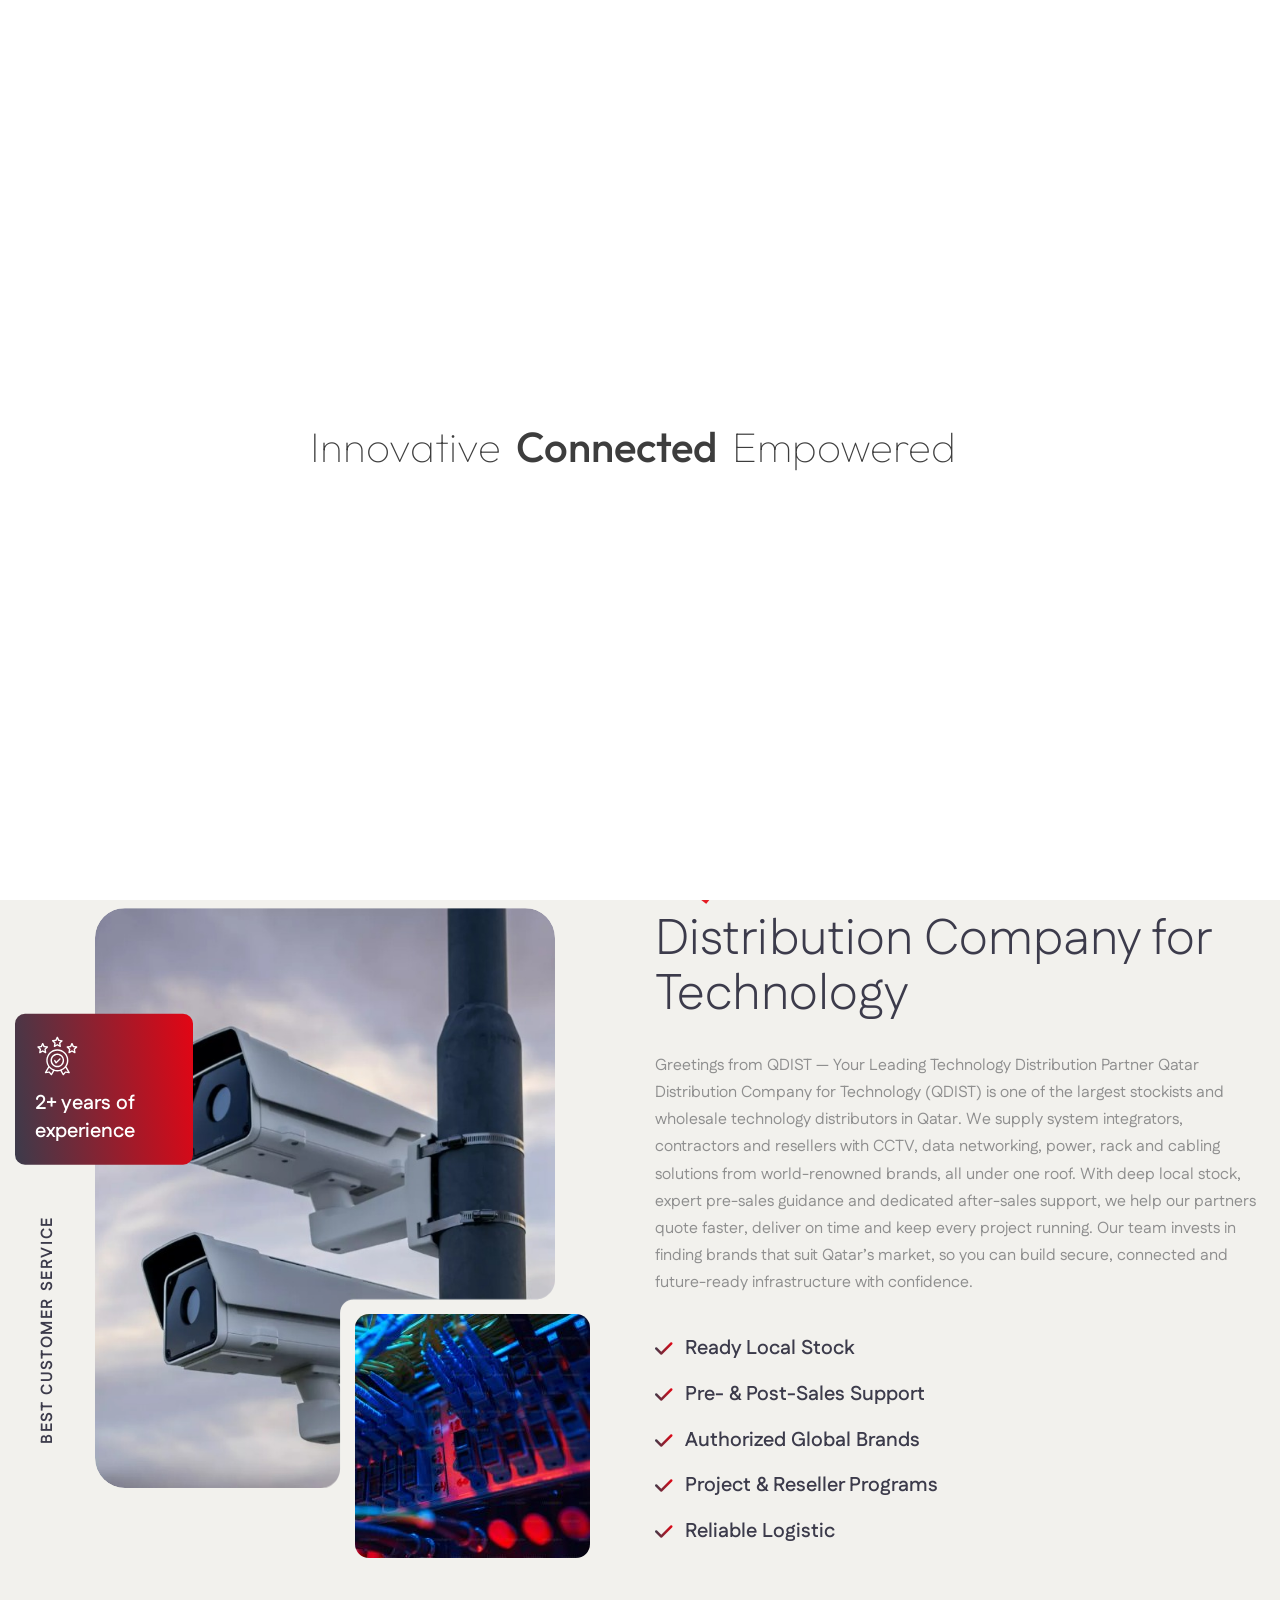
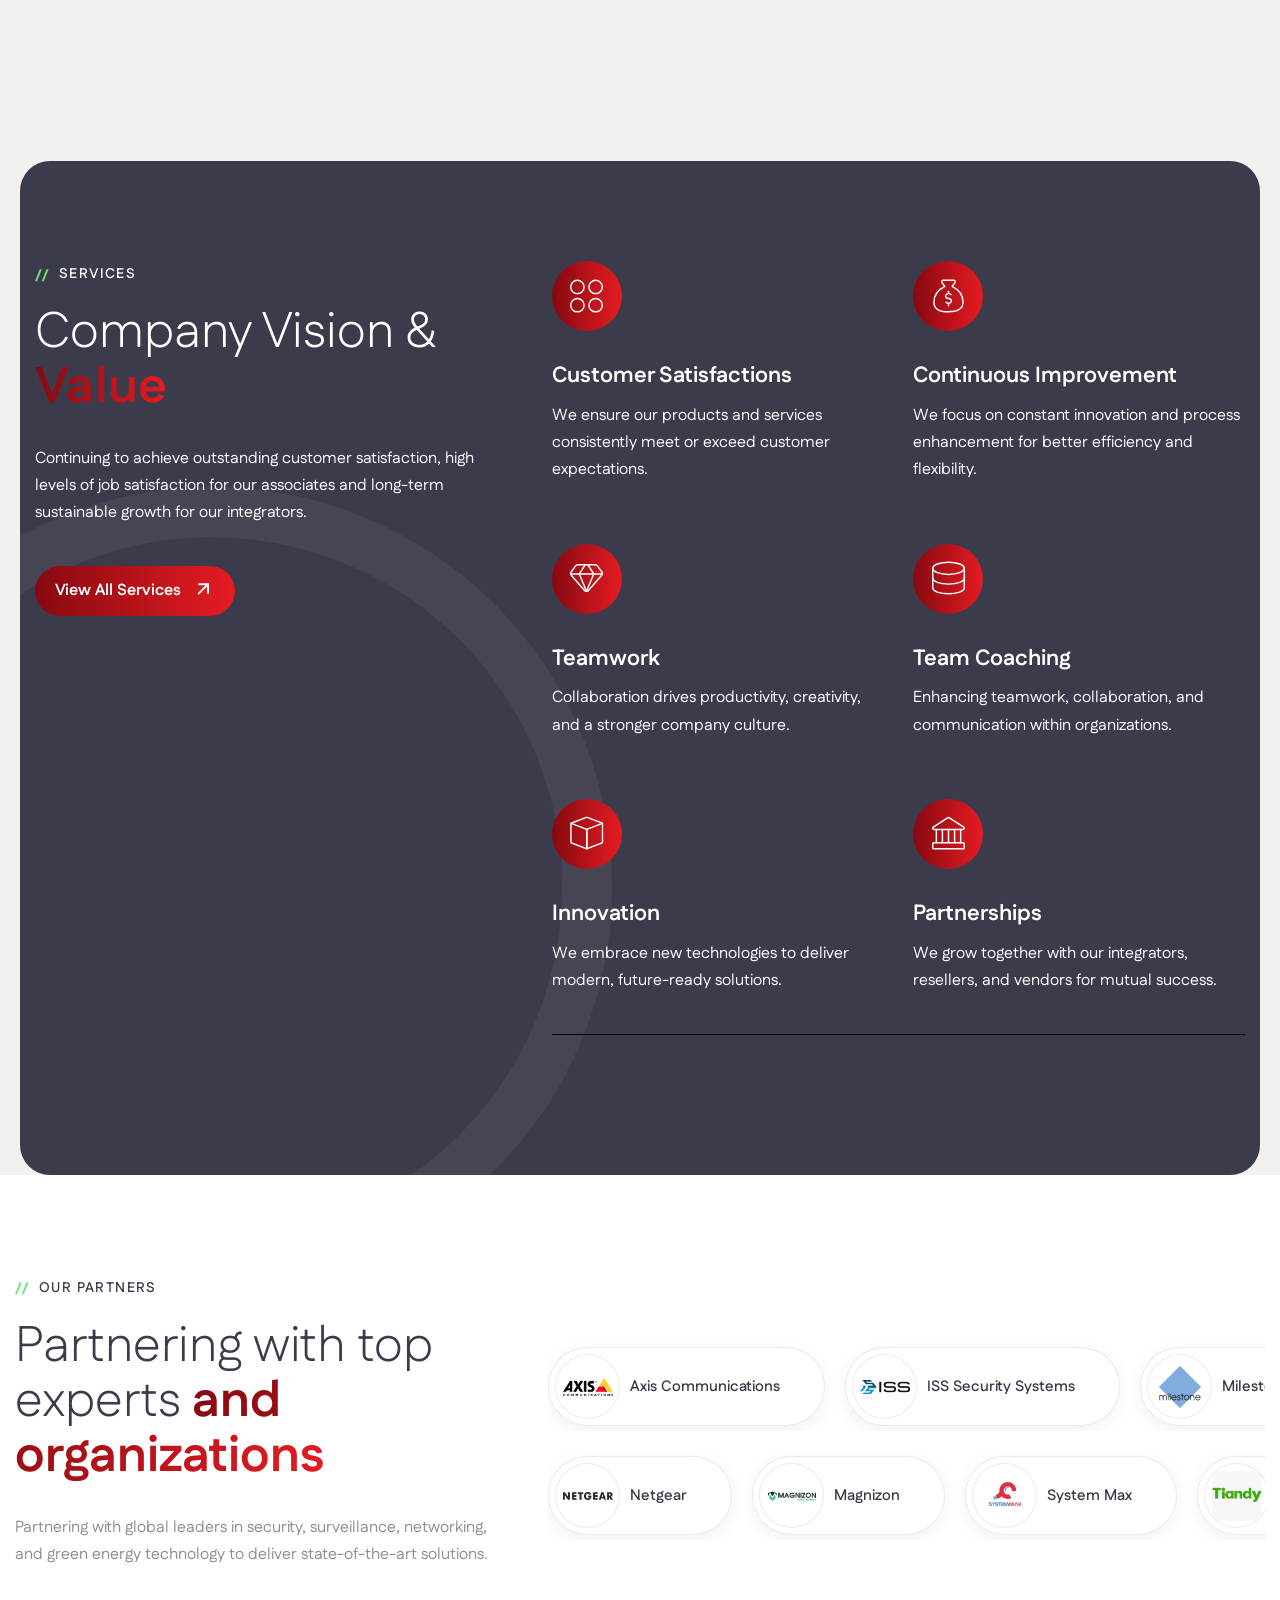
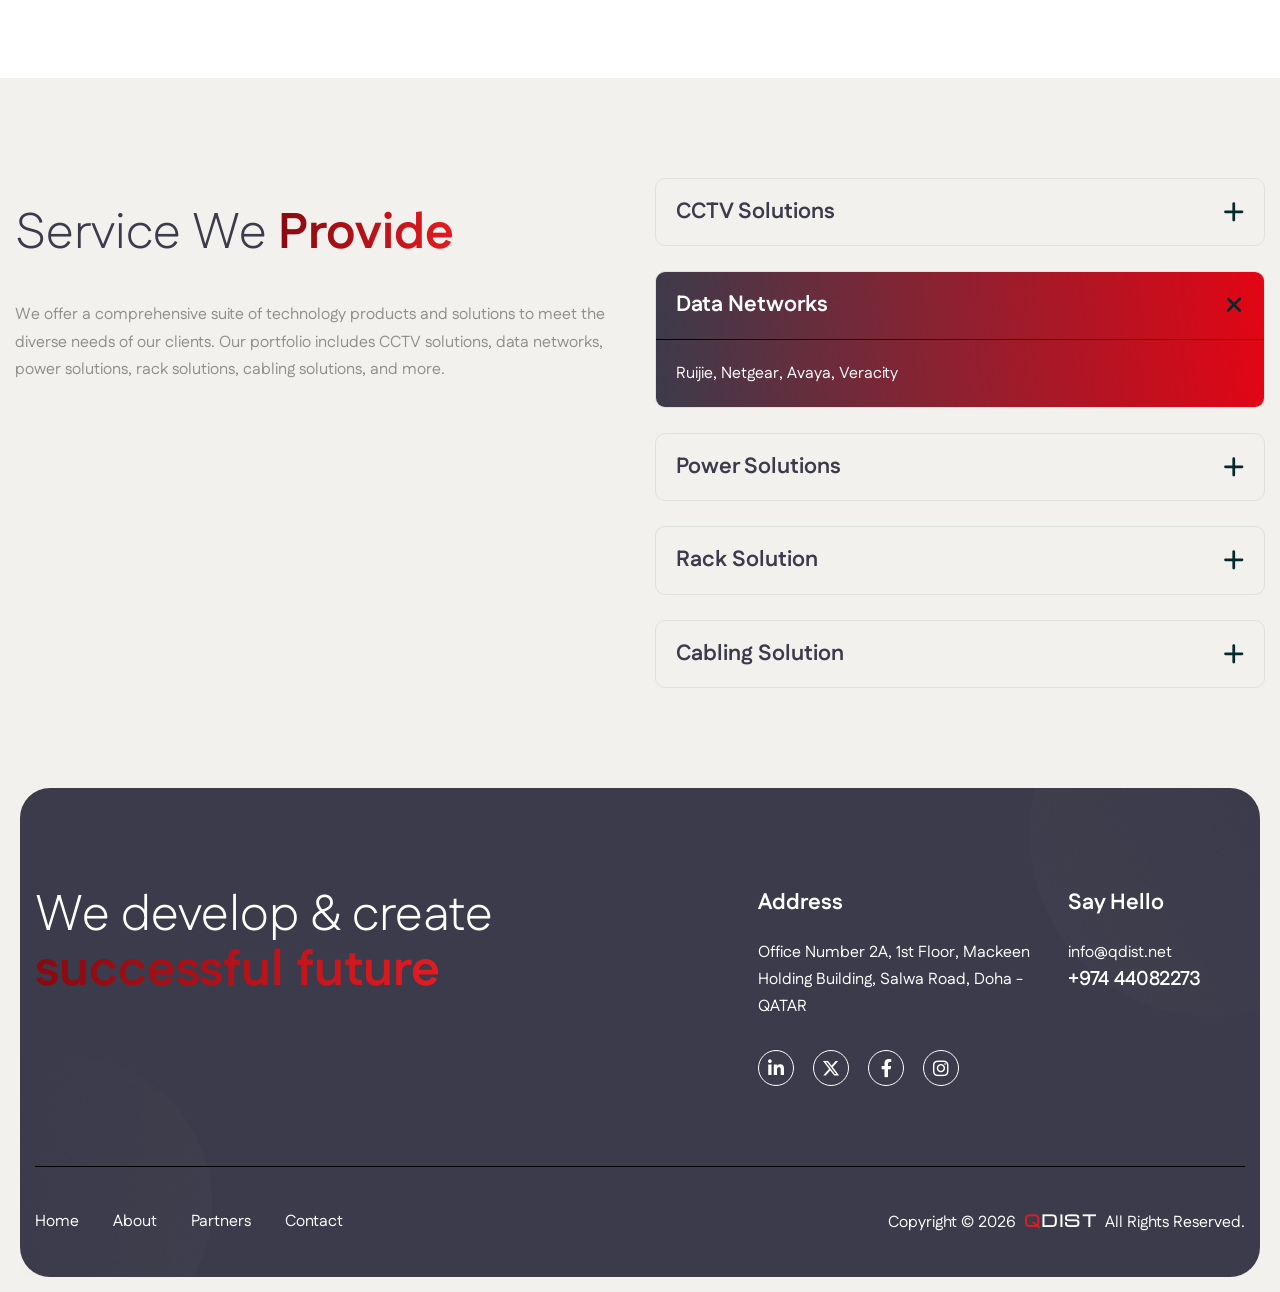
<file: index.html>
<!DOCTYPE html>
<html lang="zxx">

<head>
    <!-- Meta -->
    <meta charset="utf-8">
    <meta http-equiv="X-UA-Compatible" content="IE=edge">
    <meta name="viewport" content="width=device-width, initial-scale=1.0, maximum-scale=1">
    <meta name="description" content="">
    <meta name="keywords" content="">
    <meta name="author" content="Awaiken">
    <!-- Page Title -->
    <title>Qdist</title>
    <!-- Favicon Icon -->
    <link rel="shortcut icon" type="image/x-icon" href="images/favicon.png?v=2">
    <link rel="icon" type="image/png" sizes="192x192" href="images/favicon.png?v=2">
    <link rel="apple-touch-icon" href="images/favicon.png?v=2">
    <!-- Preconnect & Speed Resource Hints -->
    <link rel="dns-prefetch" href="https://fonts.googleapis.com">
    <link rel="dns-prefetch" href="https://fonts.gstatic.com">
    <link rel="preconnect" href="https://fonts.googleapis.com">
    <link rel="preconnect" href="https://fonts.gstatic.com" crossorigin>
    <link rel="preload" as="image" href="images/HeroSection/b.webp" fetchpriority="high">
    <link rel="prefetch" as="image" href="images/HeroSection/34.webp">
    <link rel="prefetch" as="image" href="images/HeroSection/Cam.webp">
    <link rel="prefetch" as="image" href="images/HeroSection/78.webp">
    <link href="https://fonts.googleapis.com/css2?family=Fustat:wght@200..800&family=Michroma&display=swap" rel="stylesheet">
    <!-- Bootstrap Css -->
    <link href="css/bootstrap.min.css" rel="stylesheet" media="screen">
    <!-- SlickNav Css -->
    <link href="css/slicknav.min.css" rel="stylesheet">
    <!-- Swiper Css -->
    <link rel="stylesheet" href="css/swiper-bundle.min.css">
    <!-- Font Awesome Icon Css-->
    <link href="css/all.css" rel="stylesheet" media="screen">
    <!-- Animated Css -->
    <link href="css/animate.css" rel="stylesheet">
    <!-- Magnific Popup Core Css File -->
    <link rel="stylesheet" href="css/magnific-popup.css">
    <!-- Mouse Cursor Css File -->
    <link rel="stylesheet" href="css/mousecursor.css">
    <!-- Main Custom Css -->
    <link href="css/custom.css?v=3.3" rel="stylesheet" media="screen">
    <link rel="stylesheet" href="css/mil-preloader.css?v=2">
</head>
<body>

<!-- Preloader Start -->
<script>
    if (sessionStorage.getItem('qdist_preloader_shown')) {
        document.write('<style>.mil-preloader { display: none !important; }</style>');
    }
</script>
<div class="mil-preloader">
    <div class="mil-preloader-animation">
        <div class="mil-pos-abs mil-animation-1">
            <p class="mil-h3 mil-muted mil-thin">Innovative</p>
            <p class="mil-h3 mil-muted">Connected</p>
            <p class="mil-h3 mil-muted mil-thin">Empowered</p>
        </div>
        <div class="mil-pos-abs mil-animation-2">
            <div class="mil-reveal-frame">
                <p class="mil-reveal-box"></p>
                <p class="mil-h3 mil-muted mil-thin">Empowering Qatar's Tech Infrastructure with <span class="qdist-logo-font"><span class="q-letter">Q</span>DIST</span></p>
            </div>
        </div>
    </div>
</div>
<!-- Preloader End -->

    <!-- Header Start -->
    <header class="main-header">
        <div class="header-sticky">
            <nav class="navbar navbar-expand-lg">
                <div class="container-fluid">
                    <!-- Logo Start -->
                    <a class="navbar-brand" href="./">
                        <img src="images/logo/QDIST Logo-02.png" alt="QDIST Logo" style="max-height: 70px; width: auto; vertical-align: middle;">
                    </a>
                    <!-- Logo End -->

                    <!-- Main Menu Start -->
                    <div class="collapse navbar-collapse main-menu">
                        <div class="nav-menu-wrapper">
                            <ul class="navbar-nav mr-auto" id="menu">
                                <li class="nav-item active"><a class="nav-link" style="font-size: large;" href="./">Home</a></li>
                                <li class="nav-item"><a class="nav-link" style="font-size: large;" href="service.html">About Us</a></li>
                                <li class="nav-item"><a class="nav-link" style="font-size: large;" href="partners.html">Partners</a></li>
                                <li class="nav-item mobile-menu-btn"><a class="nav-link" style="font-size: large;" href="contact.html#google-map"><i class="fa-solid fa-location-dot" style="margin-right: 8px;"></i>Location</a></li>
                                <li class="nav-item mobile-menu-btn contact-btn"><a class="nav-link" style="font-size: large;" href="contact.html">Contact Us</a></li>
                            </ul>
                        </div>
                        <!-- Header Btn Start -->
                        <div class="header-btn d-inline-flex">
                            <a href="contact.html#google-map" class="btn-phone"><i class="fa-solid fa-location-dot"></i>Location</a>
                            <a href="contact.html" class="btn-default">Contact Us</a>
                        </div>
                        <!-- Header Btn End -->
                    </div>
                    <!-- Main Menu End -->
                    <div class="navbar-toggle"></div>
                </div>
            </nav>
            <div class="responsive-menu"></div>
        </div>
    </header>
    <!-- Header End -->

    <!-- Hero Section Start -->
    <div class="hero bg-section">
        <!-- Hero Background Slideshow Start -->
        <div class="hero-bg-slideshow">
            <div class="hero-bg-slide active" style="background-image: url('images/HeroSection/b.webp');"></div>
            <div class="hero-bg-slide" style="background-image: url('images/HeroSection/34.webp');"></div>
            <div class="hero-bg-slide" style="background-image: url('images/HeroSection/Cam.webp');"></div>
            <!-- <div class="hero-bg-slide" style="background-image: url('images/HeroSection/56.webp');"></div> -->
                        <!-- <div class="hero-bg-slide" style="background-image: url('images/HeroSection/67.webp');"></div> -->
                                                <div class="hero-bg-slide" style="background-image: url('images/HeroSection/78.webp');"></div>

        </div>
        <!-- Hero Background Slideshow End -->

        <div class="hero-section">
            <div class="container-fluid">
                <div class="row">
                    <div class="col-lg-6 col-md-9">
                        <!-- Hero Content Start -->
                        <div class="hero-content">
                            <!-- Section Title Start -->
                            <div class="section-title">
                                <!-- <h3 class="wow fadeInUp">QATAR DISTRIBUTION COMPANY FOR TECHNOLOGY</h3> -->
                                <h1 class="wow fadeInUp" data-wow-delay="0.2s"><span class="qdist-logo-font"><span class="q-letter">Q</span>DIST</span>— Your Leading Technology Distribution Partner</h1>
                            </div>
                            <!-- Section Title End -->

                            <!-- Hero Button Start -->
                            <!-- <div class="hero-btn wow fadeInUp" data-wow-delay="0.4s">
                                <a href="contact.html" class="btn-default">get in touch</a>
                                <a href="service.html" class="btn-default btn-highlighted">explore more</a>
                            </div> -->
                            <!-- Hero Button End -->
                        </div>
                        <!-- Hero Content End -->
                    </div>
                </div>

                <div class="row">
                    <div class="col-lg-12">
                        <div class="hero-marquee-box wow fadeInUp" data-wow-delay="0.6s">
                            <h4 class="hero-marquee-title">// OUR BRANDS</h4>
                            <div class="marquee-container">
                                <div class="marquee-row" style="margin-bottom: 0;">
                                    <div class="marquee-track marquee-left" style="animation-duration: 35s;">
                                        <!-- Partner Items -->
                                        <div class="expertise-item" data-partner="axis">
                                            <div class="expertise-image">
                                                <figure class="image-anime">
                                                    <img src="images/partners/Axis_Communications_logo.svg.webp" alt="Axis Communications">
                                                </figure>
                                            </div>
                                            <div class="expertise-content">
                                                <p>Axis Communications</p>
                                            </div>
                                        </div>

                                        <div class="expertise-item" data-partner="iss">
                                            <div class="expertise-image">
                                                <figure class="image-anime">
                                                    <img src="images/partners/LOGO-ISS-Blanco_2026-300x88.png.webp" alt="ISS Intelligent Security Systems">
                                                </figure>
                                            </div>
                                            <div class="expertise-content">
                                                <p>ISS Security Systems</p>
                                            </div>
                                        </div>

                                        <div class="expertise-item" data-partner="milestone">
                                            <div class="expertise-image">
                                                <figure class="image-anime">
                                                    <img src="images/partners/milestone-systems-logo-png-transparent.png" alt="Milestone Systems">
                                                </figure>
                                            </div>
                                            <div class="expertise-content">
                                                <p>Milestone Systems</p>
                                            </div>
                                        </div>

                                        <div class="expertise-item" data-partner="veracity">
                                            <div class="expertise-image">
                                                <figure class="image-anime">
                                                    <img src="images/partners/logo.png" alt="Veracity">
                                                </figure>
                                            </div>
                                            <div class="expertise-content">
                                                <p>Veracity</p>
                                            </div>
                                        </div>

                                        <div class="expertise-item" data-partner="ruijie">
                                            <div class="expertise-image">
                                                <figure class="image-anime">
                                                    <img src="images/partners/Ruijie.jpeg" alt="Ruijie Networks">
                                                </figure>
                                            </div>
                                            <div class="expertise-content">
                                                <p>Ruijie Networks</p>
                                            </div>
                                        </div>

                                        <div class="expertise-item" data-partner="netgear">
                                            <div class="expertise-image">
                                                <figure class="image-anime">
                                                    <img src="images/partners/Netgear.jpeg" alt="Netgear">
                                                </figure>
                                            </div>
                                            <div class="expertise-content">
                                                <p>Netgear</p>
                                            </div>
                                        </div>

                                        <div class="expertise-item" data-partner="multimedia">
                                            <div class="expertise-image">
                                                <figure class="image-anime">
                                                    <img src="images/partners/idMKXMcOik_logos.png" alt="Multimedia Connect">
                                                </figure>
                                            </div>
                                            <div class="expertise-content">
                                                <p>Magnizon</p>
                                            </div>
                                        </div>

                                        <div class="expertise-item" data-partner="systemmax">
                                            <div class="expertise-image">
                                                <figure class="image-anime">
                                                    <img src="images/partners/353656364_6041986505911493_4466108540087880885_n.jpg" alt="System Max">
                                                </figure>
                                            </div>
                                            <div class="expertise-content">
                                                <p>System Max</p>
                                            </div>
                                        </div>

                                        <div class="expertise-item" data-partner="tiandy">
                                            <div class="expertise-image">
                                                <figure class="image-anime">
                                                    <img src="images/partners/Tiandy.jpeg" alt="Tiandy Technology">
                                                </figure>
                                            </div>
                                            <div class="expertise-content">
                                                <p>Tiandy Technology</p>
                                            </div>
                                        </div>

                                        <!-- Duplicated for Infinite Seamless Loop -->
                                        <div class="expertise-item" data-partner="axis">
                                            <div class="expertise-image">
                                                <figure class="image-anime">
                                                    <img src="images/partners/Axis_Communications_logo.svg.webp" alt="Axis Communications">
                                                </figure>
                                            </div>
                                            <div class="expertise-content">
                                                <p>Axis Communications</p>
                                            </div>
                                        </div>

                                        <div class="expertise-item" data-partner="iss">
                                            <div class="expertise-image">
                                                <figure class="image-anime">
                                                    <img src="images/partners/LOGO-ISS-Blanco_2026-300x88.png.webp" alt="ISS Intelligent Security Systems">
                                                </figure>
                                            </div>
                                            <div class="expertise-content">
                                                <p>ISS Security Systems</p>
                                            </div>
                                        </div>

                                        <div class="expertise-item" data-partner="milestone">
                                            <div class="expertise-image">
                                                <figure class="image-anime">
                                                    <img src="images/partners/milestone-systems-logo-png-transparent.png" alt="Milestone Systems">
                                                </figure>
                                            </div>
                                            <div class="expertise-content">
                                                <p>Milestone Systems</p>
                                            </div>
                                        </div>

                                        <div class="expertise-item" data-partner="veracity">
                                            <div class="expertise-image">
                                                <figure class="image-anime">
                                                    <img src="images/partners/logo.png" alt="Veracity">
                                                </figure>
                                            </div>
                                            <div class="expertise-content">
                                                <p>Veracity</p>
                                            </div>
                                        </div>

                                        <div class="expertise-item" data-partner="ruijie">
                                            <div class="expertise-image">
                                                <figure class="image-anime">
                                                    <img src="images/partners/Ruijie.jpeg" alt="Ruijie Networks">
                                                </figure>
                                            </div>
                                            <div class="expertise-content">
                                                <p>Ruijie Networks</p>
                                            </div>
                                        </div>

                                        <div class="expertise-item" data-partner="netgear">
                                            <div class="expertise-image">
                                                <figure class="image-anime">
                                                    <img src="images/partners/Netgear.jpeg" alt="Netgear">
                                                </figure>
                                            </div>
                                            <div class="expertise-content">
                                                <p>Netgear</p>
                                            </div>
                                        </div>

                                        <div class="expertise-item" data-partner="multimedia">
                                            <div class="expertise-image">
                                                <figure class="image-anime">
                                                    <img src="images/partners/idMKXMcOik_logos.png" alt="Multimedia Connect">
                                                </figure>
                                            </div>
                                            <div class="expertise-content">
                                                <p>Magnizon</p>
                                            </div>
                                        </div>

                                        <div class="expertise-item" data-partner="systemmax">
                                            <div class="expertise-image">
                                                <figure class="image-anime">
                                                    <img src="images/partners/353656364_6041986505911493_4466108540087880885_n.jpg" alt="System Max">
                                                </figure>
                                            </div>
                                            <div class="expertise-content">
                                                <p>System Max</p>
                                            </div>
                                        </div>

                                        <div class="expertise-item" data-partner="tiandy">
                                            <div class="expertise-image">
                                                <figure class="image-anime">
                                                    <img src="images/partners/Tiandy.jpeg" alt="Tiandy Technology">
                                                </figure>
                                            </div>
                                            <div class="expertise-content">
                                                <p>Tiandy Technology</p>
                                            </div>
                                        </div>
                                    </div>
                                </div>
                            </div>
                        </div>
                    </div>
                </div>
            </div>
        </div>
    </div>
    <!-- Hero Section End -->

    <!-- About Us Section Start -->
    <div class="about-us">
        <div class="container">
            <div class="row align-items-center">
                <div class="col-lg-6">
                    <!-- About Us Image Start -->
                    <div class="about-us-images">
                        <!-- About Us Img Start -->
                        <div class="about-us-img-1">
                            <figure class="image-anime">
                                <img src="images/Cam.jpeg" alt="">
                            </figure>
                        </div>
                        <!-- About Us Img End -->

                        <!-- About Us Img Start -->
                        <div class="about-us-img-2">
                            <figure class="image-anime">
                                <img src="images/about-us-img-2.jpg" alt="">
                            </figure>
                        </div>
                        <!-- About Us Img End -->

                        <!-- About Experience Box Start -->
                        <div class="about-experience-box">
                            <div class="icon-box">
                                <img src="images/icon-company-experience.svg" alt="">
                            </div>

                            <div class="about-experience-content">
                                <h3><span class="counter">13</span>+ years of experience</h3>
                            </div>
                        </div>
                        <!-- About Experience Box End -->

                        <!-- Company Review Start -->
                        <div class="company-review">
                            <h3>Best Customer Service</h3>
                        </div>
                        <!-- Company Review End -->
                    </div>
                    <!-- About Us Image End -->
                </div>

                <div class="col-lg-6">
                    <!-- About Us Content Start -->
                    <div class="about-us-content">
                        <!-- Section Title Start -->
                        <div class="section-title">
                            <h3 class="wow fadeInUp">about us</h3>
                            <h2 class="wow fadeInUp" data-wow-delay="0.2s"><span class="qdist-logo-font"><span class="q-letter">Q</span>DIST</span> — Qatar Distribution Company for Technology</h2>
                            <p class="wow fadeInUp" data-wow-delay="0.4s">Greetings from QDIST — Your Leading Technology Distribution Partner
Qatar Distribution Company for Technology (QDIST) is one of the largest stockists and wholesale technology distributors in Qatar. We supply system integrators, contractors and resellers with CCTV, data networking, power, rack and cabling solutions from world-renowned brands, all under one roof.

With deep local stock, expert pre-sales guidance and dedicated after-sales support, we help our partners quote faster, deliver on time and keep every project running. Our team invests in finding brands that suit Qatar’s market, so you can build secure, connected and future-ready infrastructure with confidence.

</p>
                        </div>
                        <!-- Section Title End -->

                        <!-- About Us List Start -->
                        <div class="about-us-list wow fadeInUp" data-wow-delay="0.6s">
                            <ul>
<li>Ready local stock</li>
<li>Pre- & post-sales support</li>
<li>Authorized global brands</li>
<li>Project & reseller programs</li>
<li>Reliable logistic</li>
                              
                            </ul>
                        </div>
                        <br>
                        <br>
                        <br>
                        <!-- About Us List End -->

                    
                        <!-- About Us Body End -->

                        <!-- About Us Footet Start -->
                    
                        <!-- About Us Footet End -->
                    </div>
                    <!-- About Us Content End -->
                </div>
            </div>
        </div>
    </div>
    <!-- About Us Section End -->




    
    <!-- Our Service Start -->
    <div class="our-service bg-section">
        <div class="container">
            <div class="row">
                <div class="col-lg-5">
                    <!-- Service Content Start -->
                    <div class="service-content">
                        <!-- Section Title Start -->
                        <div class="section-title">
                            <h3 class="wow fadeInUp">services</h3>
                            <h2 class="wow fadeInUp" data-wow-delay="0.25s">Company Vision & <span>Value</span></h2>
                            <p class="wow fadeInUp" data-wow-delay="0.5s">Continuing to achieve outstanding customer satisfaction, high levels of job satisfaction for our associates and long-term sustainable growth for our integrators.</p>
                        </div>
                        <!-- Section Title End -->

                        <!-- Service Btn Start -->
                        <div class="service-btn wow fadeInUp" data-wow-delay="0.75s">
                            <a href="service.html" class="btn-default">view all services</a>
                        </div>
                        <!-- Service Btn End -->
                    </div>
                    <!-- Service Content End -->
                </div>

                <div class="col-lg-7">
                    <!-- Service Item List Start -->
                    <div class="service-item-list">
                        <!-- Service Item Start -->
                        <div class="service-item wow fadeInUp">
                            <div class="icon-box">
                                <img src="images/icon-services-1.svg" alt="">
                            </div>

                            <div class="service-item-content">
                                <h3>Customer Satisfactions</h3>
                                <p>We ensure our products and services consistently meet or exceed customer expectations.</p>
                            </div>
                        </div>
                        <!-- Service Item Start -->

                        <!-- Service Item Start -->
                        <div class="service-item wow fadeInUp" data-wow-delay="0.2s">
                            <div class="icon-box">
                                <img src="images/icon-services-2.svg" alt="">
                            </div>

                            <div class="service-item-content">
                                <h3>Continuous Improvement</h3>
                                <p>We focus on constant innovation and process enhancement for better efficiency and flexibility.</p>
                            </div>
                        </div>
                        <!-- Service Item Start -->

                        <!-- Service Item Start -->
                        <div class="service-item wow fadeInUp" data-wow-delay="0.4s">
                            <div class="icon-box">
                                <img src="images/icon-services-3.svg" alt="">
                            </div>

                            <div class="service-item-content">
                                <h3>Teamwork</h3>
                                <p>Collaboration drives productivity, creativity, and a stronger company culture.</p>
                            </div>
                        </div>
                        <!-- Service Item Start -->

                        <!-- Service Item Start -->
                        <div class="service-item wow fadeInUp" data-wow-delay="0.6s">
                            <div class="icon-box">
                                <img src="images/icon-services-4.svg" alt="">
                            </div>

                            <div class="service-item-content">
                                <h3>team coaching</h3>
                                <p>Enhancing teamwork, collaboration, and communication within organizations.</p>
                            </div>
                        </div>
                        <!-- Service Item Start -->

                        <!-- Service Item Start -->
                        <div class="service-item wow fadeInUp" data-wow-delay="0.8s">
                            <div class="icon-box">
                                <img src="images/icon-services-5.svg" alt="">
                            </div>

                            <div class="service-item-content">
                                <h3>Innovation</h3>
                                <p>We embrace new technologies to deliver modern, future-ready solutions.</p>
                            </div>
                        </div>
                        <!-- Service Item Start -->

                        <!-- Service Item Start -->
                        <div class="service-item wow fadeInUp" data-wow-delay="1s">
                            <div class="icon-box">
                                <img src="images/icon-services-6.svg" alt="">
                            </div>

                            <div class="service-item-content">
                                <h3>Partnerships</h3>
                                <p>We grow together with our integrators, resellers, and vendors for mutual success.</p>
                            </div>
                        </div>
                        <!-- Service Item Start -->
                    </div>
                    <!-- Service Item List End -->

                    <!-- Service Footer Start -->
                 
                    <!-- Service Footer Start -->
                </div>
            </div>
        </div>
    </div>




<!--  -->
    <!-- Our Service End -->

    <!-- Our Potential Start -->
   <div class="our-partners">
        <div class="container">
            <div class="row align-items-center">
                <div class="col-lg-5">
                    <!-- Our Partners Content Start -->
                    <div class="our-partners-content">
                        <!-- Section Title Start -->
                        <div class="section-title">
                            <h3 class="partner-subtitle wow fadeInUp" style="visibility: visible; animation-name: fadeInUp;">our partners</h3>
                            <h2 class="partner-title wow fadeInUp" data-wow-delay="0.25s" style="visibility: visible; animation-delay: 0.25s; animation-name: fadeInUp;">Partnering with top experts <span>and organizations</span></h2>
                            <p class="partner-desc wow fadeInUp" data-wow-delay="0.5s" style="visibility: visible; animation-delay: 0.5s; animation-name: fadeInUp;">Partnering with global leaders in security, surveillance, networking, and green energy technology to deliver state-of-the-art solutions.</p>
                        </div>
                        <!-- Section Title End -->

                        <!-- Partners Button Start -->
                        <div class="partner-btn wow fadeInUp" data-wow-delay="0.75s" style="visibility: visible; animation-delay: 0.75s; animation-name: fadeInUp; display: none;">
                            <a href="#" target="_blank" class="btn-default partner-link">visit company site <i class="fa-solid fa-arrow-up-right-from-square ms-1"></i></a>
                        </div>
                        <!-- Partners Button End -->
                    </div>
                    <!-- Our Partners Content End -->
                </div>

                <div class="col-lg-7">
                    <div class="marquee-container">
                        <!-- Marquee Row 1 (Left Animation) -->
                        <div class="marquee-row">
                            <div class="marquee-track marquee-left">
                                <div class="expertise-item" data-partner="axis">
                                    <div class="expertise-image">
                                        <figure class="image-anime">
                                            <img src="images/partners/Axis_Communications_logo.svg.webp" alt="Axis Communications">
                                        </figure>
                                    </div>
                                    <div class="expertise-content">
                                        <p>Axis Communications</p>
                                    </div>
                                </div>

                                <div class="expertise-item" data-partner="iss">
                                    <div class="expertise-image">
                                        <figure class="image-anime">
                                            <img src="images/partners/LOGO-ISS-Blanco_2026-300x88.png.webp" alt="ISS Intelligent Security Systems">
                                        </figure>
                                    </div>
                                    <div class="expertise-content">
                                        <p>ISS Security Systems</p>
                                    </div>
                                </div>

                                <div class="expertise-item" data-partner="milestone">
                                    <div class="expertise-image">
                                        <figure class="image-anime">
                                            <img src="images/partners/milestone-systems-logo-png-transparent.png" alt="Milestone Systems">
                                        </figure>
                                    </div>
                                    <div class="expertise-content">
                                        <p>Milestone Systems</p>
                                    </div>
                                </div>

                                <div class="expertise-item" data-partner="veracity">
                                    <div class="expertise-image">
                                        <figure class="image-anime">
                                            <img src="images/partners/logo.png" alt="Veracity">
                                        </figure>
                                    </div>
                                    <div class="expertise-content">
                                        <p>Veracity</p>
                                    </div>
                                </div>

                                <div class="expertise-item" data-partner="ruijie">
                                    <div class="expertise-image">
                                        <figure class="image-anime">
                                            <img src="images/partners/Ruijie.jpeg" alt="Ruijie Networks">
                                        </figure>
                                    </div>
                                    <div class="expertise-content">
                                        <p>Ruijie Networks</p>
                                    </div>
                                </div>

                                <!-- Duplicated for Infinite Loop -->
                                <div class="expertise-item" data-partner="axis">
                                    <div class="expertise-image">
                                        <figure class="image-anime">
                                            <img src="images/partners/Axis_Communications_logo.svg.webp" alt="Axis Communications">
                                        </figure>
                                    </div>
                                    <div class="expertise-content">
                                        <p>Axis Communications</p>
                                    </div>
                                </div>

                                <div class="expertise-item" data-partner="iss">
                                    <div class="expertise-image">
                                        <figure class="image-anime">
                                            <img src="images/partners/LOGO-ISS-Blanco_2026-300x88.png.webp" alt="ISS Intelligent Security Systems">
                                        </figure>
                                    </div>
                                    <div class="expertise-content">
                                        <p>ISS Security Systems</p>
                                    </div>
                                </div>

                                <div class="expertise-item" data-partner="milestone">
                                    <div class="expertise-image">
                                        <figure class="image-anime">
                                            <img src="images/partners/milestone-systems-logo-png-transparent.png" alt="Milestone Systems">
                                        </figure>
                                    </div>
                                    <div class="expertise-content">
                                        <p>Milestone Systems</p>
                                    </div>
                                </div>
                            </div>
                        </div>

                        <!-- Marquee Row 2 (Right Animation) -->
                        <div class="marquee-row">
                            <div class="marquee-track marquee-right">
                                <div class="expertise-item" data-partner="netgear">
                                    <div class="expertise-image">
                                        <figure class="image-anime">
                                            <img src="images/partners/Netgear.jpeg" alt="Netgear">
                                        </figure>
                                    </div>
                                    <div class="expertise-content">
                                        <p>Netgear</p>
                                    </div>
                                </div>

                                <div class="expertise-item" data-partner="multimedia">
                                    <div class="expertise-image">
                                        <figure class="image-anime">
                                            <img src="images/partners/idMKXMcOik_logos.png" alt="Multimedia Connect">
                                        </figure>
                                    </div>
                                    <div class="expertise-content">
                                        <p>Magnizon</p>
                                    </div>
                                </div>

                                <div class="expertise-item" data-partner="systemmax">
                                    <div class="expertise-image">
                                        <figure class="image-anime">
                                            <img src="images/partners/353656364_6041986505911493_4466108540087880885_n.jpg" alt="System Max">
                                        </figure>
                                    </div>
                                    <div class="expertise-content">
                                        <p>System Max</p>
                                    </div>
                                </div>

                                <div class="expertise-item" data-partner="tiandy">
                                    <div class="expertise-image">
                                        <figure class="image-anime">
                                            <img src="images/partners/Tiandy.jpeg" alt="Tiandy Technology">
                                        </figure>
                                    </div>
                                    <div class="expertise-content">
                                        <p>Tiandy Technology</p>
                                    </div>
                                </div>

                                <!-- Duplicated for Infinite Loop -->
                                <div class="expertise-item" data-partner="netgear">
                                    <div class="expertise-image">
                                        <figure class="image-anime">
                                            <img src="images/partners/Netgear.jpeg" alt="Netgear">
                                        </figure>
                                    </div>
                                    <div class="expertise-content">
                                        <p>Netgear</p>
                                    </div>
                                </div>

                                <div class="expertise-item" data-partner="multimedia">
                                    <div class="expertise-image">
                                        <figure class="image-anime">
                                            <img src="images/partners/idMKXMcOik_logos.png" alt="Multimedia Connect">
                                        </figure>
                                    </div>
                                    <div class="expertise-content">
                                        <p>Magnizon</p>
                                    </div>
                                </div>

                                <div class="expertise-item" data-partner="systemmax">
                                    <div class="expertise-image">
                                        <figure class="image-anime">
                                            <img src="images/partners/353656364_6041986505911493_4466108540087880885_n.jpg" alt="System Max">
                                        </figure>
                                    </div>
                                    <div class="expertise-content">
                                        <p>System Max</p>
                                    </div>
                                </div>

                                <div class="expertise-item" data-partner="tiandy">
                                    <div class="expertise-image">
                                        <figure class="image-anime">
                                            <img src="images/partners/Tiandy.jpeg" alt="Tiandy Technology">
                                        </figure>
                                    </div>
                                    <div class="expertise-content">
                                        <p>Tiandy</p>
                                    </div>
                                </div>
                            </div>
                        </div>
                    </div>
                </div>
            </div>
        </div>
    </div>
    <!-- Our Potential End -->

    <!-- Our Pricing Section Start -->
  
    <!-- Our Pricing Section End -->

    <!-- Our Expertise Section Start -->

    <!-- Our Expertise Section End -->

    <!-- Intro Video Section Start -->
 
    <!-- Intro Video Section End -->


    <!-- Company Growth Section Start -->

    <!-- Company Growth Section End -->

    <!-- Our FAQs Section Start -->
    <div class="our-faqs">
        <div class="container">
            <div class="row">
                <div class="col-lg-6">
                    <!-- Our FAQs Content Start -->
                    <div class="our-faqs-content">
                        <!-- Section Title Start -->
                        <div class="section-title">
                            <h3 class="wow fadeInUp"></h3>
                            <h2 class="wow fadeInUp" data-wow-delay="0.25s">Service We <span>Provide</span></h2>
                        </div>
                        <!-- Section Title End -->
                            <p class="wow fadeInUp" data-wow-delay="0.4s">We offer a comprehensive suite of technology products and solutions to meet the diverse needs of our clients. Our portfolio includes CCTV solutions, data networks, power solutions, rack solutions, cabling solutions, and more.</p>

                    </div>
                    <!-- Our FAQs Content End -->
                </div>

                <div class="col-lg-6">
                    <div class="our-faq-section">
                        <!-- FAQ Accordion Start -->
                        <div class="faq-accordion" id="faqaccordion">
                            <!-- FAQ Item Start -->
                            <div class="accordion-item wow fadeInUp">
                                <h2 class="accordion-header" id="heading1">
                                    <button class="accordion-button collapsed" type="button" data-bs-toggle="collapse" data-bs-target="#collapse1" aria-expanded="true" aria-controls="collapse1">
                                        CCTV Solutions 
                                    </button>
                                </h2>
                                <div id="collapse1" class="accordion-collapse collapse" aria-labelledby="heading1" data-bs-parent="#faqaccordion">
                                    <div class="accordion-body">
                                        <p>Axis, Tiandy, Everfocus, UNV, ISS</p>
                                    </div>
                                </div>
                            </div>
                            <!-- FAQ Item End -->

                            <!-- FAQ Item Start -->
                            <div class="accordion-item wow fadeInUp" data-wow-delay="0.2s">
                                <h2 class="accordion-header" id="heading2">
                                    <button class="accordion-button " type="button" data-bs-toggle="collapse" data-bs-target="#collapse2" aria-expanded="false" aria-controls="collapse2">
                                       Data Networks
                                    </button>
                                </h2>
                                <div id="collapse2" class="accordion-collapse collapse show" aria-labelledby="heading2" data-bs-parent="#faqaccordion">
                                    <div class="accordion-body">
                                        <p>Ruijie, Netgear, Avaya, Veracity </p>
                                    </div>
                                </div>
                            </div>
                            <!-- FAQ Item End -->

                            <!-- FAQ Item Start -->
                            <div class="accordion-item wow fadeInUp" data-wow-delay="0.4s">
                                <h2 class="accordion-header" id="heading3">
                                    <button class="accordion-button collapsed" type="button" data-bs-toggle="collapse" data-bs-target="#collapse3" aria-expanded="false" aria-controls="collapse3">
                                        Power Solutions
                                    </button>
                                </h2>
                                <div id="collapse3" class="accordion-collapse collapse" aria-labelledby="heading3" data-bs-parent="#faqaccordion">
                                    <div class="accordion-body">
                                        <p>Magnizon, the global leader in power solutions </p>
                                    </div>
                                </div>
                            </div>
                            <!-- FAQ Item End -->

                            <!-- FAQ Item Start -->
                            <!-- <div class="accordion-item wow fadeInUp" data-wow-delay="0.6s">
                                <h2 class="accordion-header" id="heading4">
                                    <button class="accordion-button collapsed" type="button" data-bs-toggle="collapse" data-bs-target="#collapse4" aria-expanded="false" aria-controls="collapse4">
                                       Wifi Solution
                                    </button>
                                </h2>
                                <div id="collapse4" class="accordion-collapse collapse" aria-labelledby="heading4" data-bs-parent="#faqaccordion">
                                    <div class="accordion-body">
                                        <p>Ruijie</p>
                                    </div>
                                </div>
                            </div> -->
                            <div class="accordion-item wow fadeInUp" data-wow-delay="0.6s">
                                <h2 class="accordion-header" id="heading5">
                                    <button class="accordion-button collapsed" type="button" data-bs-toggle="collapse" data-bs-target="#collapse5" aria-expanded="false" aria-controls="collapse5">
                                       Rack Solution
                                    </button>
                                </h2>
                                <div id="collapse5" class="accordion-collapse collapse" aria-labelledby="heading5" data-bs-parent="#faqaccordion">
                                    <div class="accordion-body">
                                        <p>Systemmax </p>
                                    </div>
                                </div>
                            </div>
                            <div class="accordion-item wow fadeInUp" data-wow-delay="0.6s">
                                <h2 class="accordion-header" id="heading6">
                                    <button class="accordion-button collapsed" type="button" data-bs-toggle="collapse" data-bs-target="#collapse6" aria-expanded="false" aria-controls="collapse6">
                                       Cabling Solution
                                    </button>
                                </h2>
                                <div id="collapse6" class="accordion-collapse collapse" aria-labelledby="heading6" data-bs-parent="#faqaccordion">
                                    <div class="accordion-body">
                                        <p>Optronics, Belconn, MMC, COMMPORT </p>
                                    </div>
                                </div>
                            </div>
                            <!-- FAQ Item End -->

                        
                        </div>
                        <!-- FAQ Accordion End -->
                    </div>
                </div>
            </div>
        </div>
    </div>
    <!-- Our FAQs Section End -->




    <!-- Our Blog Section End -->

        <!-- Footer Start -->
    <footer class="main-footer bg-section">
        <div class="container">
            <div class="row">
                <div class="col-lg-7 col-md-6">
                    <!-- About Footer Start -->
                    <div class="about-footer">
                        <!-- Section Title Start -->
                        <div class="section-title">
                            <h2>We develop & create <span>successful future</span></h2>
                        </div>
                        <!-- Section Title End -->
                    </div>
                    <!-- About Footer End -->
                </div>

                <div class="col-lg-3 col-md-3">
                    <!-- Footer Contact Information Start -->
                    <div class="footer-contact-info">
                        <h3><a href="contact.html#google-map" style="color: inherit; text-decoration: none;">address</a></h3>
                        <p><a href="contact.html#google-map" style="color: inherit; text-decoration: none;">Office Number 2A, 1st Floor, Mackeen Holding Building, Salwa Road, Doha - QATAR</a></p>
                    </div>
                    <!-- Footer Contact Information End -->

                    <!-- Footer Social Link Start -->
                    <div class="footer-social-links">
                        <ul>
                            <li><a href="#"><i class="fa-brands fa-linkedin-in"></i></a></li>
                            <li><a href="#"><i class="fa-brands fa-x-twitter"></i></a></li>
                            <li><a href="#"><i class="fa-brands fa-facebook-f"></i></a></li>
                            <li><a href="#"><i class="fa-brands fa-instagram"></i></a></li>
                        </ul>
                    </div>
                    <!-- Footer Social Link End -->
                </div>

                <div class="col-lg-2 col-md-3">
                    <!-- Footer Contact Information Start -->
                    <div class="footer-contact-info">
                        <h3>say hello</h3>
                        <p><a href="mailto:info@qdist.net" style="color: inherit; text-decoration: none;">info@qdist.net</a></p>
                        <p><a href="tel:+97444082273" style="color: inherit; text-decoration: none;"><span>+974 44082273</span></a></p>
                    </div>
                    <!-- Footer Contact Information End -->
                </div>
            </div>

            <!-- Footer Copyright Section Start -->
            <div class="footer-copyright">
                <div class="row align-items-center">
                    <div class="col-md-6">
                        <!-- Footer Menu Start -->
                        <div class="footer-menu">
                            <ul>
                                <li><a href="./">home</a></li>
                                <li><a href="service.html">about</a></li>
                                <li><a href="partners.html">partners</a></li>
                                <li><a href="contact.html">contact</a></li>
                            </ul>
                        </div>
                        <!-- Footer Menu End -->
                    </div>

                    <div class="col-md-6">
                        <!-- Footer Copyright Start -->
                        <div class="footer-copyright-text">
                            <p>Copyright © 2026 <span class="qdist-logo-font"><span class="q-letter">Q</span>DIST</span> All Rights Reserved.</p>
                        </div>
                        <!-- Footer Copyright End -->
                    </div>
                </div>
            </div>
            <!-- Footer Copyright Section End -->
        </div>
    </footer>
    <!-- Footer End -->

    <!-- Jquery Library File -->
    <script src="js/jquery-3.7.1.min.js"></script>
    <!-- Bootstrap js file -->
    <script src="js/bootstrap.min.js"></script>
    <!-- Validator js file -->
    <script src="js/validator.min.js"></script>
    <!-- SlickNav js file -->
    <script src="js/jquery.slicknav.js"></script>
    <!-- Swiper js file -->
    <script src="js/swiper-bundle.min.js"></script>
    <!-- Counter js file -->
    <script src="js/jquery.waypoints.min.js"></script>
    <script src="js/jquery.counterup.min.js"></script>
    <!-- Magnific js file -->
    <script src="js/jquery.magnific-popup.min.js"></script>
    <!-- SmoothScroll -->
    <script src="js/SmoothScroll.js"></script>
    <!-- Parallax js -->
    <script src="js/parallaxie.js"></script>
    <!-- MagicCursor js file -->
    <script src="js/gsap.min.js"></script>
    <script src="js/magiccursor.js"></script>
    <!-- Scroll Animation js file -->
    <script src="js/ScrollTrigger.min.js"></script>
    <!-- Wow js file -->
    <script src="js/wow.js"></script>
    <!-- Main Custom js file -->
    <script src="js/function.js"></script>
</body>

</html>
</file>
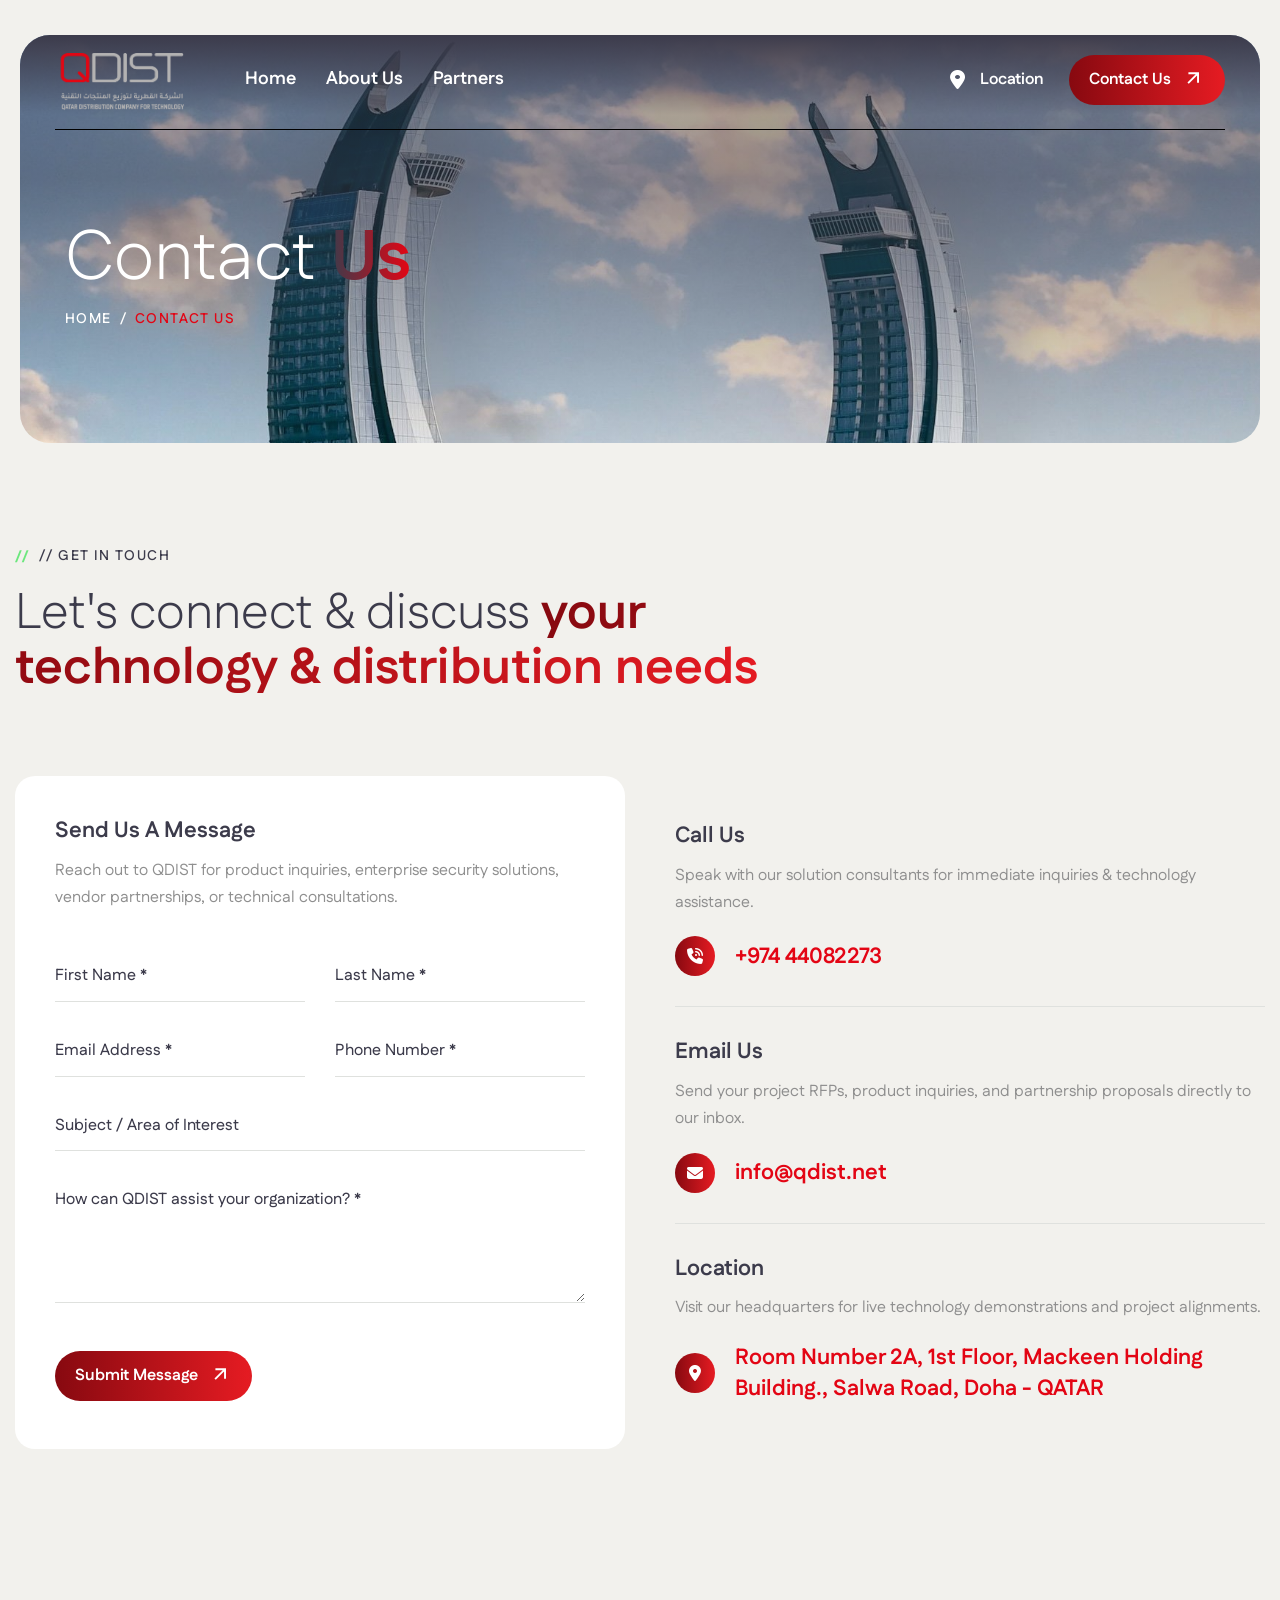
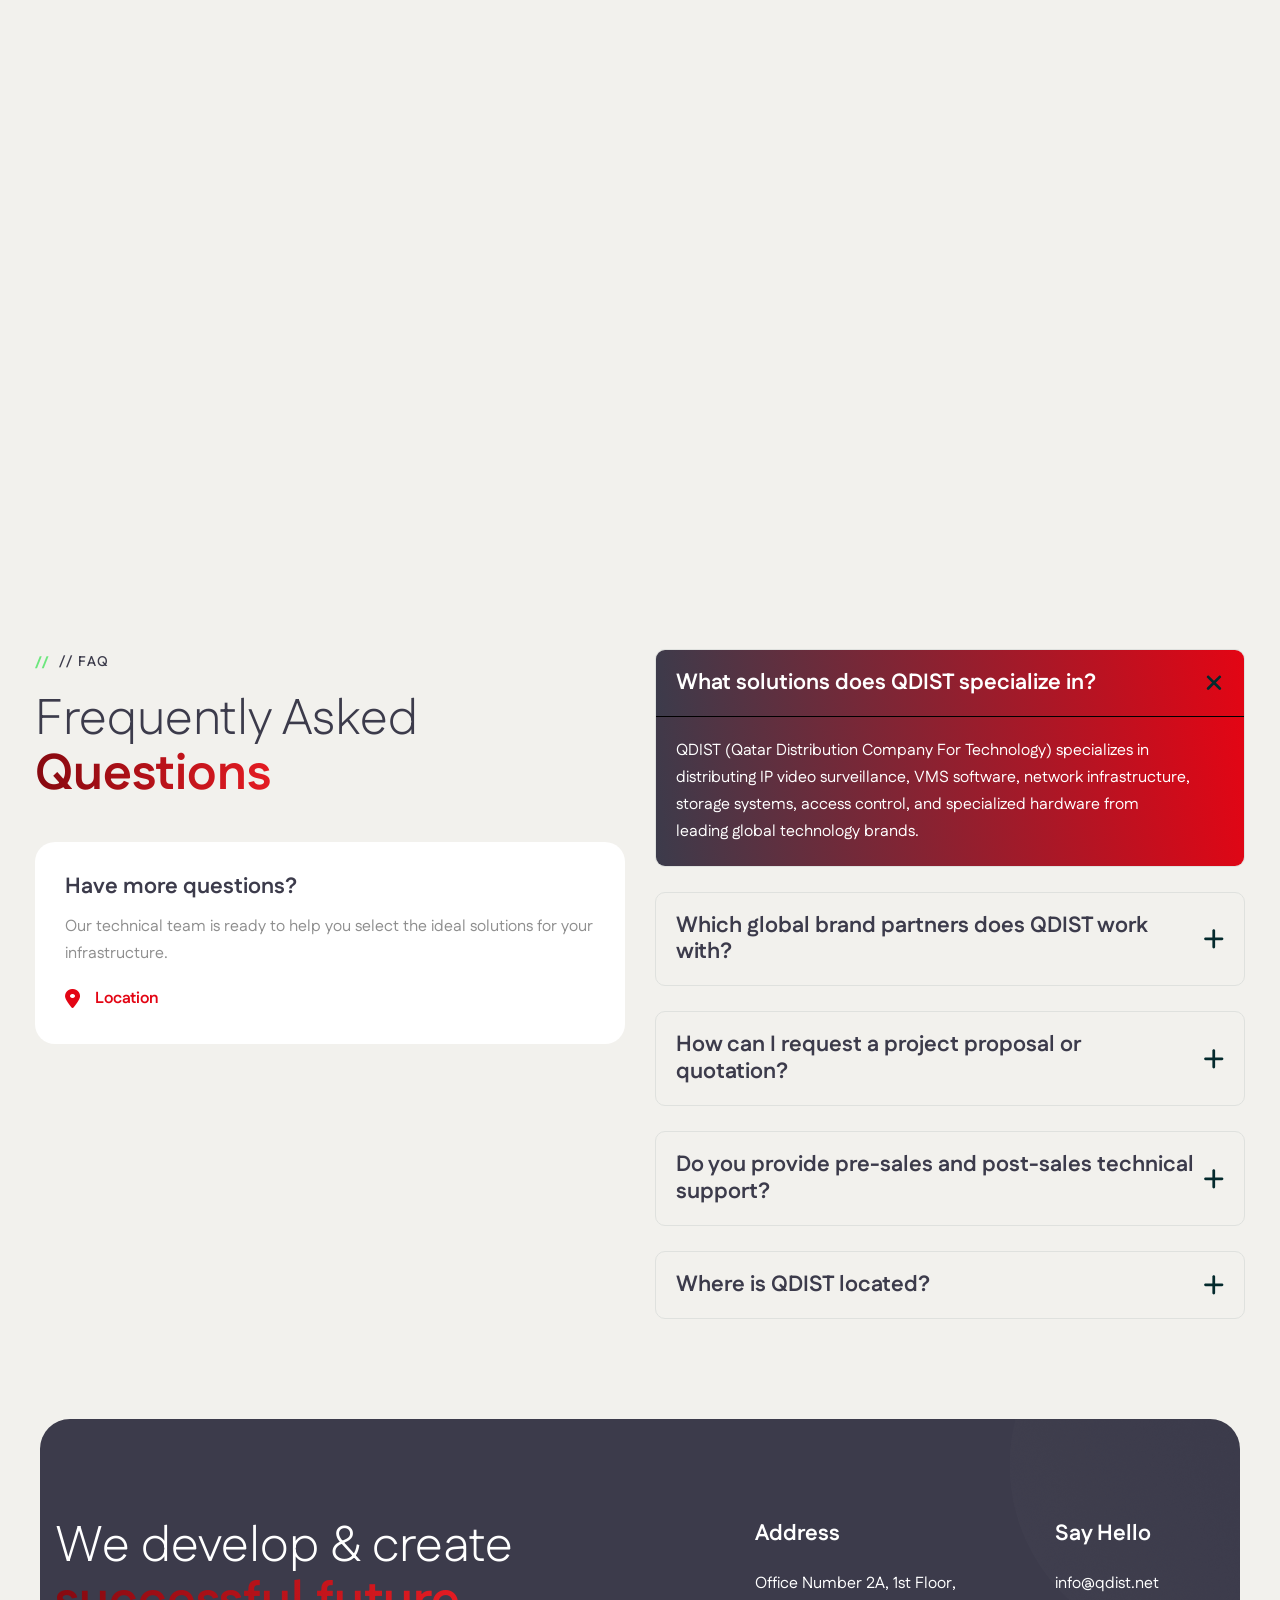
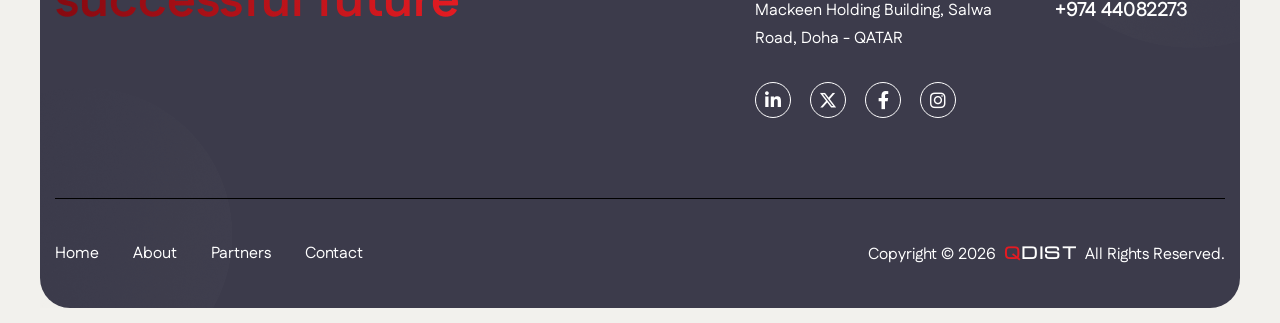
<file: contact.html>
<!DOCTYPE html>
<html lang="zxx">

<head>
    <!-- Meta -->
    <meta charset="utf-8">
    <meta http-equiv="X-UA-Compatible" content="IE=edge">
    <meta name="viewport" content="width=device-width, initial-scale=1.0, maximum-scale=1">
    <meta name="description"
        content="Contact QDIST - Qatar Distribution Company For Technology. Get in touch with our expert team for security, surveillance, networking, and VMS solutions.">
    <meta name="keywords"
        content="QDIST, Contact QDIST, Qatar Technology Distribution, Axis, Milestone, ISS, Netgear, Ruijie, Veracity, Security Systems Qatar">
    <meta name="author" content="QDIST">
    <!-- Page Title -->
    <title>Contact Us - QDIST | Qatar Distribution Company For Technology</title>
    <!-- Favicon Icon -->
    <link rel="shortcut icon" type="image/x-icon" href="images/favicon.png?v=2">
    <link rel="icon" type="image/png" sizes="192x192" href="images/favicon.png?v=2">
    <link rel="apple-touch-icon" href="images/favicon.png?v=2">

    <!-- Google Fonts Css-->
    <link rel="preconnect" href="https://fonts.googleapis.com">
    <link rel="preconnect" href="https://fonts.gstatic.com" crossorigin>
    <link href="https://fonts.googleapis.com/css2?family=Fustat:wght@200..800&family=Michroma&display=swap" rel="stylesheet">
    <!-- Bootstrap Css -->
    <link href="css/bootstrap.min.css" rel="stylesheet" media="screen">
    <!-- SlickNav Css -->
    <link href="css/slicknav.min.css" rel="stylesheet">
    <!-- Swiper Css -->
    <link rel="stylesheet" href="css/swiper-bundle.min.css">
    <!-- Font Awesome Icon Css-->
    <link href="css/all.css" rel="stylesheet" media="screen">
    <!-- Animated Css -->
    <link href="css/animate.css" rel="stylesheet">
    <!-- Magnific Popup Core Css File -->
    <link rel="stylesheet" href="css/magnific-popup.css">
    <!-- Mouse Cursor Css File -->
    <link rel="stylesheet" href="css/mousecursor.css">
    <!-- Main Custom Css -->
    <link href="css/custom.css?v=3.3" rel="stylesheet" media="screen">
</head>

<body>

    <!-- Preloader Start -->
    <div class="preloader">
        <div class="loading-container">
            <div class="loading"></div>
            <div id="loading-icon"><img src="images/loader.svg" alt=""></div>
        </div>
    </div>
    <!-- Preloader End -->

    <!-- Header Start -->
    <header class="main-header">
        <div class="header-sticky">
            <nav class="navbar navbar-expand-lg">
                <div class="container-fluid">
                    <!-- Logo Start -->
                    <a class="navbar-brand" href="./">
                        <img src="images/logo/QDIST Logo-02.png" alt="QDIST Logo"
                            style="max-height: 70px; width: auto; vertical-align: middle;">
                    </a>
                    <!-- Logo End -->

                    <!-- Main Menu Start -->
                    <div class="collapse navbar-collapse main-menu">
                        <div class="nav-menu-wrapper">
                            <ul class="navbar-nav mr-auto" id="menu">
                                <li class="nav-item"><a class="nav-link" style="font-size: large;" href="./">Home</a></li>
                                <li class="nav-item"><a class="nav-link" style="font-size: large;" href="service.html">About Us</a></li>
                                <li class="nav-item"><a class="nav-link" style="font-size: large;" href="partners.html">Partners</a></li>
                                <li class="nav-item mobile-menu-btn"><a class="nav-link" style="font-size: large;" href="#google-map"><i class="fa-solid fa-location-dot" style="margin-right: 8px;"></i>Location</a></li>
                                <li class="nav-item mobile-menu-btn contact-btn active"><a class="nav-link" style="font-size: large;" href="contact.html">Contact Us</a></li>
                            </ul>
                        </div>
                        <!-- Header Btn Start -->
                        <div class="header-btn d-inline-flex">
                            <a href="#google-map" class="btn-phone"><i class="fa-solid fa-location-dot"></i>Location</a>
                            <a href="contact.html" class="btn-default">Contact Us</a>
                        </div>
                        <!-- Header Btn End -->
                    </div>
                    <!-- Main Menu End -->
                    <div class="navbar-toggle"></div>
                </div>
            </nav>
            <div class="responsive-menu"></div>
        </div>
    </header>
    <!-- Header End -->

    <!-- Page Header Start -->
    <div class="page-header bg-section parallaxie"
        style="background-image: url('images/bgb.jpeg'); background-size: cover; background-position: center;">
        <!-- Page Header Box Start -->
        <div class="page-header-box">
            <div class="container-fluid">
                <div class="row">
                    <div class="col-lg-12">
                        <!-- Page Header Content Start -->
                        <div class="page-header-content">
                            <h1 class="wow fadeInUp">Contact <span>Us</span></h1>
                            <nav class="wow fadeInUp" data-wow-delay="0.25s">
                                <ol class="breadcrumb">
                                    <li class="breadcrumb-item"><a href="./">home</a></li>
                                    <li class="breadcrumb-item active" aria-current="page">contact us</li>
                                </ol>
                            </nav>
                        </div>
                        <!-- Page Header Content End -->
                    </div>
                </div>
            </div>
        </div>
        <!-- Page Header Box End -->
    </div>
    <!-- Page Header End -->

    <!-- Page Contact Us Start -->
    <div class="page-contact-us">
        <div class="container">
            <div class="row section-row align-items-center">
                <div class="col-lg-8 col-md-10">
                    <!-- Section Title Start -->
                    <div class="section-title">
                        <h3 class="wow fadeInUp">// GET IN TOUCH</h3>
                        <h2 class="wow fadeInUp" data-wow-delay="0.25s">Let's connect & discuss <span>your technology &
                                distribution needs</span></h2>
                    </div>
                    <!-- Section Title End -->
                </div>
            </div>

            <div class="row align-items-center">
                <div class="col-lg-6">
                    <!-- Contact Us Form Start -->
                    <div class="contact-us-form">
                        <!-- Contact Us Title Start -->
                        <div class="contact-us-title">
                            <h3 class="wow fadeInUp">Send Us a Message</h3>
                            <p class="wow fadeInUp" data-wow-delay="0.2s">Reach out to QDIST for product inquiries,
                                enterprise security solutions, vendor partnerships, or technical consultations.</p>
                        </div>
                        <!-- Contact Us Title End -->

                        <!-- Contact Us Form Start -->
                        <form id="contactForm" action="#" method="POST" data-toggle="validator" class="wow fadeInUp"
                            data-wow-delay="0.4s">
                            <div class="row">
                                <div class="form-group col-md-6 mb-4">
                                    <input type="text" name="fname" class="form-control" id="fname"
                                        placeholder="First Name *" required>
                                    <div class="help-block with-errors"></div>
                                </div>

                                <div class="form-group col-md-6 mb-4">
                                    <input type="text" name="lname" class="form-control" id="lname"
                                        placeholder="Last Name *" required>
                                    <div class="help-block with-errors"></div>
                                </div>

                                <div class="form-group col-md-6 mb-4">
                                    <input type="email" name="email" class="form-control" id="email"
                                        placeholder="Email Address *" required>
                                    <div class="help-block with-errors"></div>
                                </div>

                                <div class="form-group col-md-6 mb-4">
                                    <input type="text" name="phone" class="form-control" id="phone"
                                        placeholder="Phone Number *" required>
                                    <div class="help-block with-errors"></div>
                                </div>

                                <div class="form-group col-md-12 mb-4">
                                    <input type="text" name="subject" class="form-control" id="subject"
                                        placeholder="Subject / Area of Interest">
                                    <div class="help-block with-errors"></div>
                                </div>

                                <div class="form-group col-md-12 mb-5">
                                    <textarea name="message" class="form-control" id="message" rows="4"
                                        placeholder="How can QDIST assist your organization? *" required></textarea>
                                    <div class="help-block with-errors"></div>
                                </div>

                                <div class="col-lg-12">
                                    <div class="contact-form-btn">
                                        <button type="submit" class="btn-default">submit message</button>
                                        <div id="msgSubmit" class="h3 hidden"></div>
                                    </div>
                                </div>
                            </div>
                        </form>
                        <!-- Contact Us Form End -->
                    </div>
                    <!-- Contact Us Form End -->
                </div>

                <div class="col-lg-6">
                    <!-- Contact Information Start -->
                    <div class="contact-information">
                        <!-- Contact Info Item Start -->
                        <div class="contact-info-item wow fadeInUp">
                            <!-- Contact Info Contact Start -->
                            <div class="contact-info-contant">
                                <h3>Call Us</h3>
                                <p>Speak with our solution consultants for immediate inquiries & technology assistance.
                                </p>
                            </div>
                            <!-- Contact Info Contact End -->

                            <!-- Contact Info Body Start -->
                            <div class="contact-info-body">
                                <div class="icon-box">
                                    <i class="fa-solid fa-phone-volume"></i>
                                </div>

                                <div class="contact-info-title">
                                    <h3><a href="tel:+97444082273" style="color: inherit; text-decoration: none;">+974 44082273</a></h3>
                                </div>
                            </div>
                            <!-- Contact Info Body End -->
                        </div>
                        <!-- Contact Info Item End -->

                        <!-- Contact Info Item Start -->
                        <div class="contact-info-item wow fadeInUp" data-wow-delay="0.25s">
                            <!-- Contact Info Contact Start -->
                            <div class="contact-info-contant">
                                <h3>Email Us</h3>
                                <p>Send your project RFPs, product inquiries, and partnership proposals directly to our
                                    inbox.</p>
                            </div>
                            <!-- Contact Info Contact End -->

                            <!-- Contact Info Body Start -->
                            <div class="contact-info-body">
                                <div class="icon-box">
                                    <i class="fa-solid fa-envelope"></i>
                                </div>

                                <div class="contact-info-title">
                                    <h3><a href="mailto:info@qdist.net" style="color: inherit; text-decoration: none;">info@qdist.net</a></h3>
                                </div>
                            </div>
                            <!-- Contact Info Body End -->
                        </div>
                        <!-- Contact Info Item End -->

                        <!-- Contact Info Item Start -->
                        <div class="contact-info-item wow fadeInUp" data-wow-delay="0.5s">
                            <!-- Contact Info Contact Start -->
                            <div class="contact-info-contant">
                                <h3><a href="#google-map" style="color: inherit; text-decoration: none;">Location</a>
                                </h3>
                                <p>Visit our headquarters for live technology demonstrations and project alignments.</p>
                            </div>
                            <!-- Contact Info Contact End -->

                            <!-- Contact Info Body Start -->
                            <a href="#google-map" class="contact-info-body"
                                style="text-decoration: none; display: flex; color: inherit; cursor: pointer;">
                                <div class="icon-box">
                                    <i class="fa-solid fa-location-dot"></i>
                                </div>

                                <div class="contact-info-title">
                                    <h3>Room Number 2A, 1st Floor, Mackeen Holding Building., Salwa Road, Doha - QATAR</h3>
                                </div>
                            </a>
                            <!-- Contact Info Body End -->
                        </div>
                        <!-- Contact Info Item End -->
                    </div>
                    <!-- Contact Information End -->
                </div>
            </div>
        </div>
    </div>
    <!-- Page Contact Us End -->

    <!-- Google Map Start -->
    <div class="google-map bg-section" id="google-map" style="scroll-margin-top: 100px;">
        <div class="container-fluid p-0">
            <div class="row no-gutters">
                <div class="col-lg-12">
                    <!-- Google Map Iframe Start -->
                    <div class="google-map-iframe">
                  <iframe src="https://www.google.com/maps/embed?pb=!1m18!1m12!1m3!1d3656.3413482063424!2d51.42894419678952!3d25.225313400000015!2m3!1f0!2f0!3f0!3m2!1i1024!2i768!4f13.1!3m3!1m2!1s0x3e45d1025a1b197b%3A0x655b4be5bbb85eef!2sQDIST%20-%20Qatar%20Distribution%20Company%20for%20Technology!5e1!3m2!1sen!2sae!4v1793859573418!5m2!1sen!2sae" width="600" height="450" style="border:0;" allowfullscreen="" loading="lazy" referrerpolicy="strict-origin-when-cross-origin"></iframe>
                    <!-- Google Map Iframe End -->
                </div>
            </div>
        </div>
    </div>
    <!-- Google Map End -->

    <!-- Our FAQs Section Start -->
    <div class="our-faqs">
        <div class="container">
            <div class="row">
                <div class="col-lg-6">
                    <!-- Our FAQs Content Start -->
                    <div class="our-faqs-content">
                        <!-- Section Title Start -->
                        <div class="section-title">
                            <h3 class="wow fadeInUp">// FAQ</h3>
                            <h2 class="wow fadeInUp" data-wow-delay="0.25s">Frequently Asked <span>Questions</span></h2>
                        </div>
                        <!-- Section Title End -->

                        <!-- FAQs CTA Box Start -->
                        <div class="faqs-cta-box wow fadeInUp" data-wow-delay="0.75s">
                            <div class="faqs-cta-content">
                                <h3>Have more questions?</h3>
                                <p>Our technical team is ready to help you select the ideal solutions for your
                                    infrastructure.</p>
                                <a href="#google-map" class="btn-phone"><i
                                        class="fa-solid fa-location-dot"></i>Location</a>
                            </div>
                        </div>
                        <!-- FAQs CTA Box End -->
                    </div>
                    <!-- Our FAQs Content End -->
                </div>

                <div class="col-lg-6">
                    <div class="our-faq-section">
                        <!-- FAQ Accordion Start -->
                        <div class="faq-accordion" id="faqaccordion">
                            <!-- FAQ Item Start -->
                            <div class="accordion-item wow fadeInUp">
                                <h2 class="accordion-header" id="heading1">
                                    <button class="accordion-button" type="button" data-bs-toggle="collapse"
                                        data-bs-target="#collapse1" aria-expanded="true" aria-controls="collapse1">
                                        What solutions does QDIST specialize in?
                                    </button>
                                </h2>
                                <div id="collapse1" class="accordion-collapse collapse show" aria-labelledby="heading1"
                                    data-bs-parent="#faqaccordion">
                                    <div class="accordion-body">
                                        <p>QDIST (Qatar Distribution Company For Technology) specializes in distributing
                                            IP video surveillance, VMS software, network infrastructure, storage
                                            systems, access control, and specialized hardware from leading global
                                            technology brands.</p>
                                    </div>
                                </div>
                            </div>
                            <!-- FAQ Item End -->

                            <!-- FAQ Item Start -->
                            <div class="accordion-item wow fadeInUp" data-wow-delay="0.2s">
                                <h2 class="accordion-header" id="heading2">
                                    <button class="accordion-button collapsed" type="button" data-bs-toggle="collapse"
                                        data-bs-target="#collapse2" aria-expanded="false" aria-controls="collapse2">
                                        Which global brand partners does QDIST work with?
                                    </button>
                                </h2>
                                <div id="collapse2" class="accordion-collapse collapse" aria-labelledby="heading2"
                                    data-bs-parent="#faqaccordion">
                                    <div class="accordion-body">
                                        <p>We partner with industry-leading manufacturers including Axis Communications,
                                            Milestone Systems, ISS Intelligent Security Systems, Netgear, Ruijie
                                            Networks, Veracity, Tiandy Technology, System Max, and Multimedia Connect.
                                        </p>
                                    </div>
                                </div>
                            </div>
                            <!-- FAQ Item End -->

                            <!-- FAQ Item Start -->
                            <div class="accordion-item wow fadeInUp" data-wow-delay="0.4s">
                                <h2 class="accordion-header" id="heading3">
                                    <button class="accordion-button collapsed" type="button" data-bs-toggle="collapse"
                                        data-bs-target="#collapse3" aria-expanded="false" aria-controls="collapse3">
                                        How can I request a project proposal or quotation?
                                    </button>
                                </h2>
                                <div id="collapse3" class="accordion-collapse collapse" aria-labelledby="heading3"
                                    data-bs-parent="#faqaccordion">
                                    <div class="accordion-body">
                                        <p>You can fill out the contact form above with your project details or email us
                                            directly at <a href="mailto:info@qdist.net">info@qdist.net</a>. Our technical sales team will review your
                                            requirements and provide a detailed quotation.</p>
                                    </div>
                                </div>
                            </div>
                            <!-- FAQ Item End -->

                            <!-- FAQ Item Start -->
                            <div class="accordion-item wow fadeInUp" data-wow-delay="0.6s">
                                <h2 class="accordion-header" id="heading4">
                                    <button class="accordion-button collapsed" type="button" data-bs-toggle="collapse"
                                        data-bs-target="#collapse4" aria-expanded="false" aria-controls="collapse4">
                                        Do you provide pre-sales and post-sales technical support?
                                    </button>
                                </h2>
                                <div id="collapse4" class="accordion-collapse collapse" aria-labelledby="heading4"
                                    data-bs-parent="#faqaccordion">
                                    <div class="accordion-body">
                                        <p>Yes, QDIST offers complete end-to-end technical assistance including solution
                                            architecture, system sizing, proof-of-concept testing, and
                                            post-implementation support for system integrators and partners.</p>
                                    </div>
                                </div>
                            </div>
                            <!-- FAQ Item End -->

                            <!-- FAQ Item Start -->
                            <div class="accordion-item wow fadeInUp" data-wow-delay="0.8s">
                                <h2 class="accordion-header" id="heading5">
                                    <button class="accordion-button collapsed" type="button" data-bs-toggle="collapse"
                                        data-bs-target="#collapse5" aria-expanded="false" aria-controls="collapse5">
                                        Where is QDIST located?
                                    </button>
                                </h2>
                                <div id="collapse5" class="accordion-collapse collapse" aria-labelledby="heading5"
                                    data-bs-parent="#faqaccordion">
                                    <div class="accordion-body">
                                        <p>Our office is located at Room Number 2A, 1st Floor, Mackeen Holding Building., Salwa Road, Doha - QATAR.</p>
                                    </div>
                                </div>
                            </div>
                            <!-- FAQ Item End -->
                        </div>
                        <!-- FAQ Accordion End -->
                    </div>
                </div>
            </div>
        </div>
    </div>
    <!-- Our FAQs Section End -->

        <!-- Footer Start -->
    <footer class="main-footer bg-section">
        <div class="container">
            <div class="row">
                <div class="col-lg-7 col-md-6">
                    <!-- About Footer Start -->
                    <div class="about-footer">
                        <!-- Section Title Start -->
                        <div class="section-title">
                            <h2>We develop & create <span>successful future</span></h2>
                        </div>
                        <!-- Section Title End -->
                    </div>
                    <!-- About Footer End -->
                </div>

                <div class="col-lg-3 col-md-3">
                    <!-- Footer Contact Information Start -->
                    <div class="footer-contact-info">
                        <h3><a href="contact.html#google-map" style="color: inherit; text-decoration: none;">address</a></h3>
                        <p><a href="contact.html#google-map" style="color: inherit; text-decoration: none;">Office Number 2A, 1st Floor, Mackeen Holding Building, Salwa Road, Doha - QATAR</a></p>
                    </div>
                    <!-- Footer Contact Information End -->

                    <!-- Footer Social Link Start -->
                    <div class="footer-social-links">
                        <ul>
                            <li><a href="#"><i class="fa-brands fa-linkedin-in"></i></a></li>
                            <li><a href="#"><i class="fa-brands fa-x-twitter"></i></a></li>
                            <li><a href="#"><i class="fa-brands fa-facebook-f"></i></a></li>
                            <li><a href="#"><i class="fa-brands fa-instagram"></i></a></li>
                        </ul>
                    </div>
                    <!-- Footer Social Link End -->
                </div>

                <div class="col-lg-2 col-md-3">
                    <!-- Footer Contact Information Start -->
                    <div class="footer-contact-info">
                        <h3>say hello</h3>
                        <p><a href="mailto:info@qdist.net" style="color: inherit; text-decoration: none;">info@qdist.net</a></p>
                        <p><a href="tel:+97444082273" style="color: inherit; text-decoration: none;"><span>+974 44082273</span></a></p>
                    </div>
                    <!-- Footer Contact Information End -->
                </div>
            </div>

            <!-- Footer Copyright Section Start -->
            <div class="footer-copyright">
                <div class="row align-items-center">
                    <div class="col-md-6">
                        <!-- Footer Menu Start -->
                        <div class="footer-menu">
                            <ul>
                                <li><a href="./">home</a></li>
                                <li><a href="service.html">about</a></li>
                                <li><a href="partners.html">partners</a></li>
                                <li><a href="contact.html">contact</a></li>
                            </ul>
                        </div>
                        <!-- Footer Menu End -->
                    </div>

                    <div class="col-md-6">
                        <!-- Footer Copyright Start -->
                        <div class="footer-copyright-text">
                            <p>Copyright © 2026 <span class="qdist-logo-font"><span class="q-letter">Q</span>DIST</span> All Rights Reserved.</p>
                        </div>
                        <!-- Footer Copyright End -->
                    </div>
                </div>
            </div>
            <!-- Footer Copyright Section End -->
        </div>
    </footer>
    <!-- Footer End -->

    <!-- Jquery Library File -->
    <script src="js/jquery-3.7.1.min.js"></script>
    <!-- Bootstrap js file -->
    <script src="js/bootstrap.min.js"></script>
    <!-- Validator js file -->
    <script src="js/validator.min.js"></script>
    <!-- SlickNav js file -->
    <script src="js/jquery.slicknav.js"></script>
    <!-- Swiper js file -->
    <script src="js/swiper-bundle.min.js"></script>
    <!-- Counter js file -->
    <script src="js/jquery.waypoints.min.js"></script>
    <script src="js/jquery.counterup.min.js"></script>
    <!-- Magnific js file -->
    <script src="js/jquery.magnific-popup.min.js"></script>
    <!-- SmoothScroll -->
    <script src="js/SmoothScroll.js"></script>
    <!-- Parallax js -->
    <script src="js/parallaxie.js"></script>
    <!-- MagicCursor js file -->
    <script src="js/gsap.min.js"></script>
    <script src="js/magiccursor.js"></script>
    <!-- Wow js file -->
    <script src="js/wow.js"></script>
    <!-- Main Custom js file -->
    <script src="js/function.js"></script>
</body>

</html>
</file>
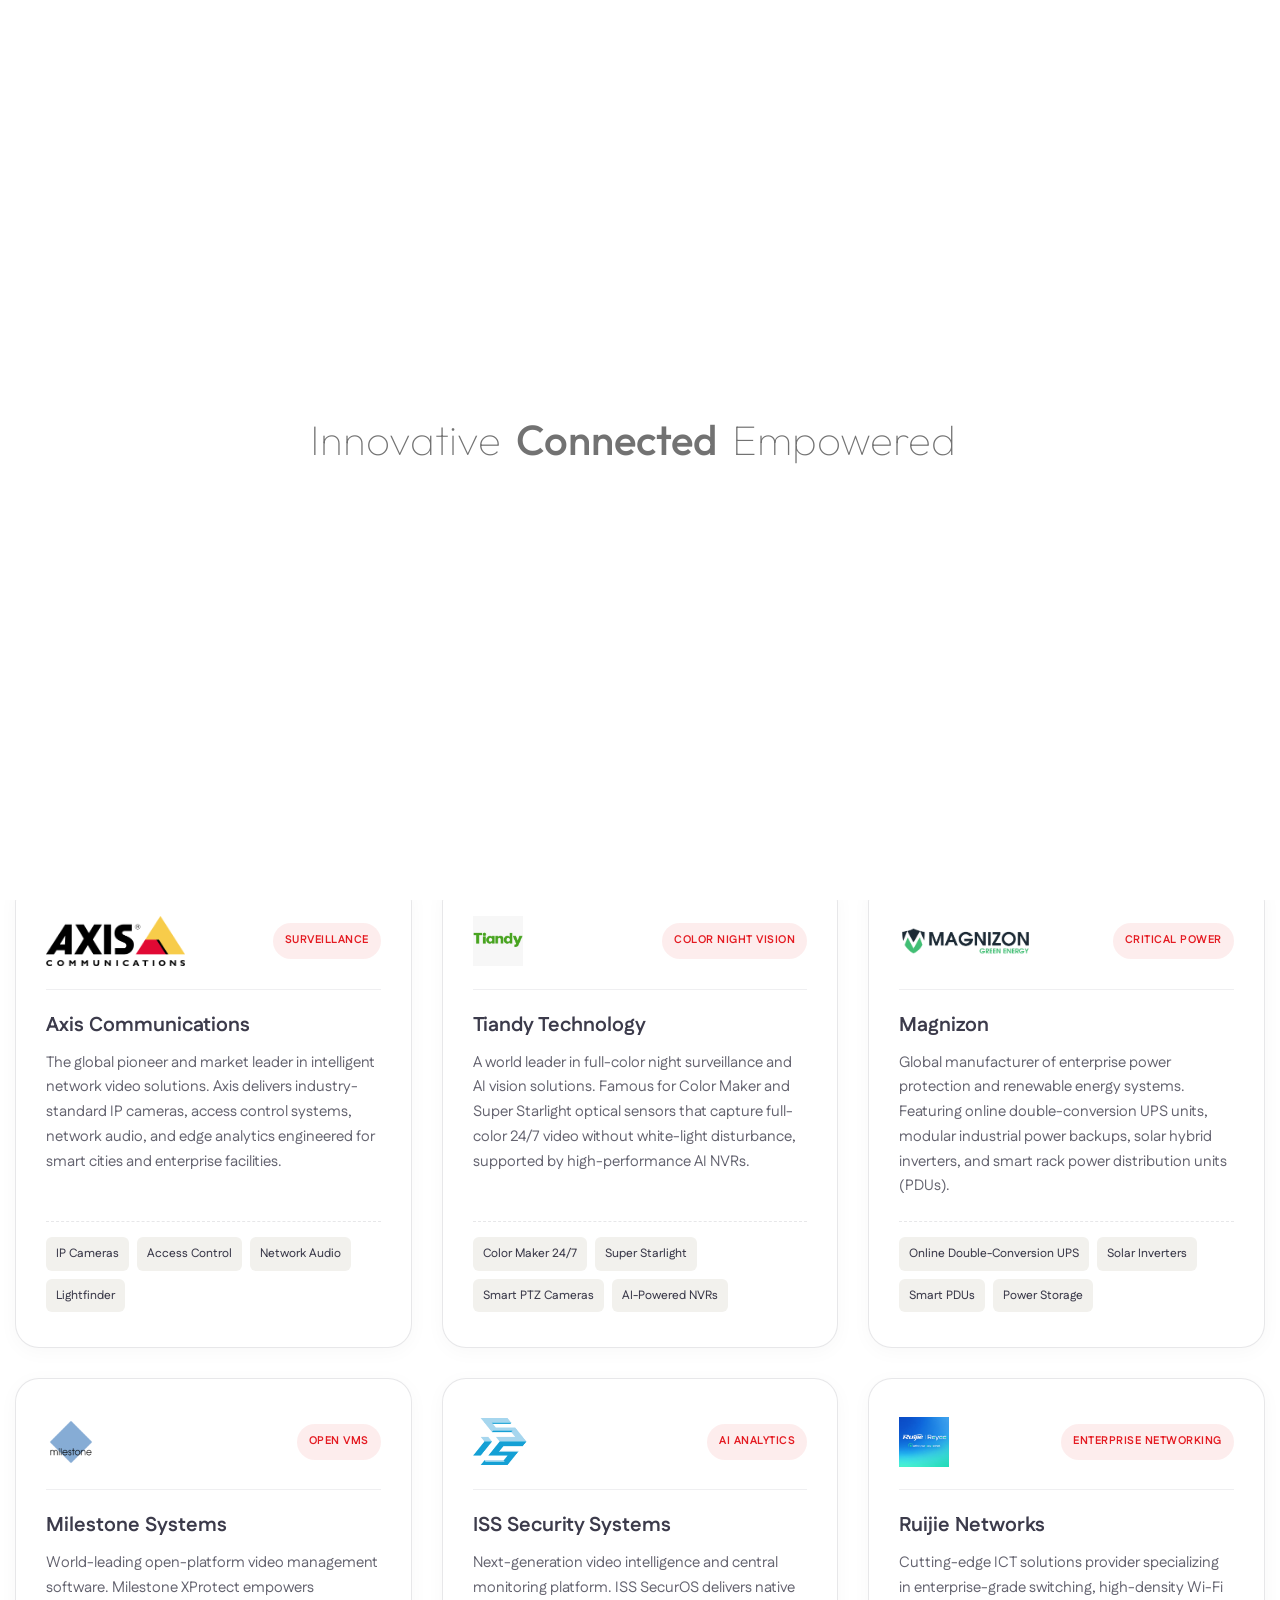
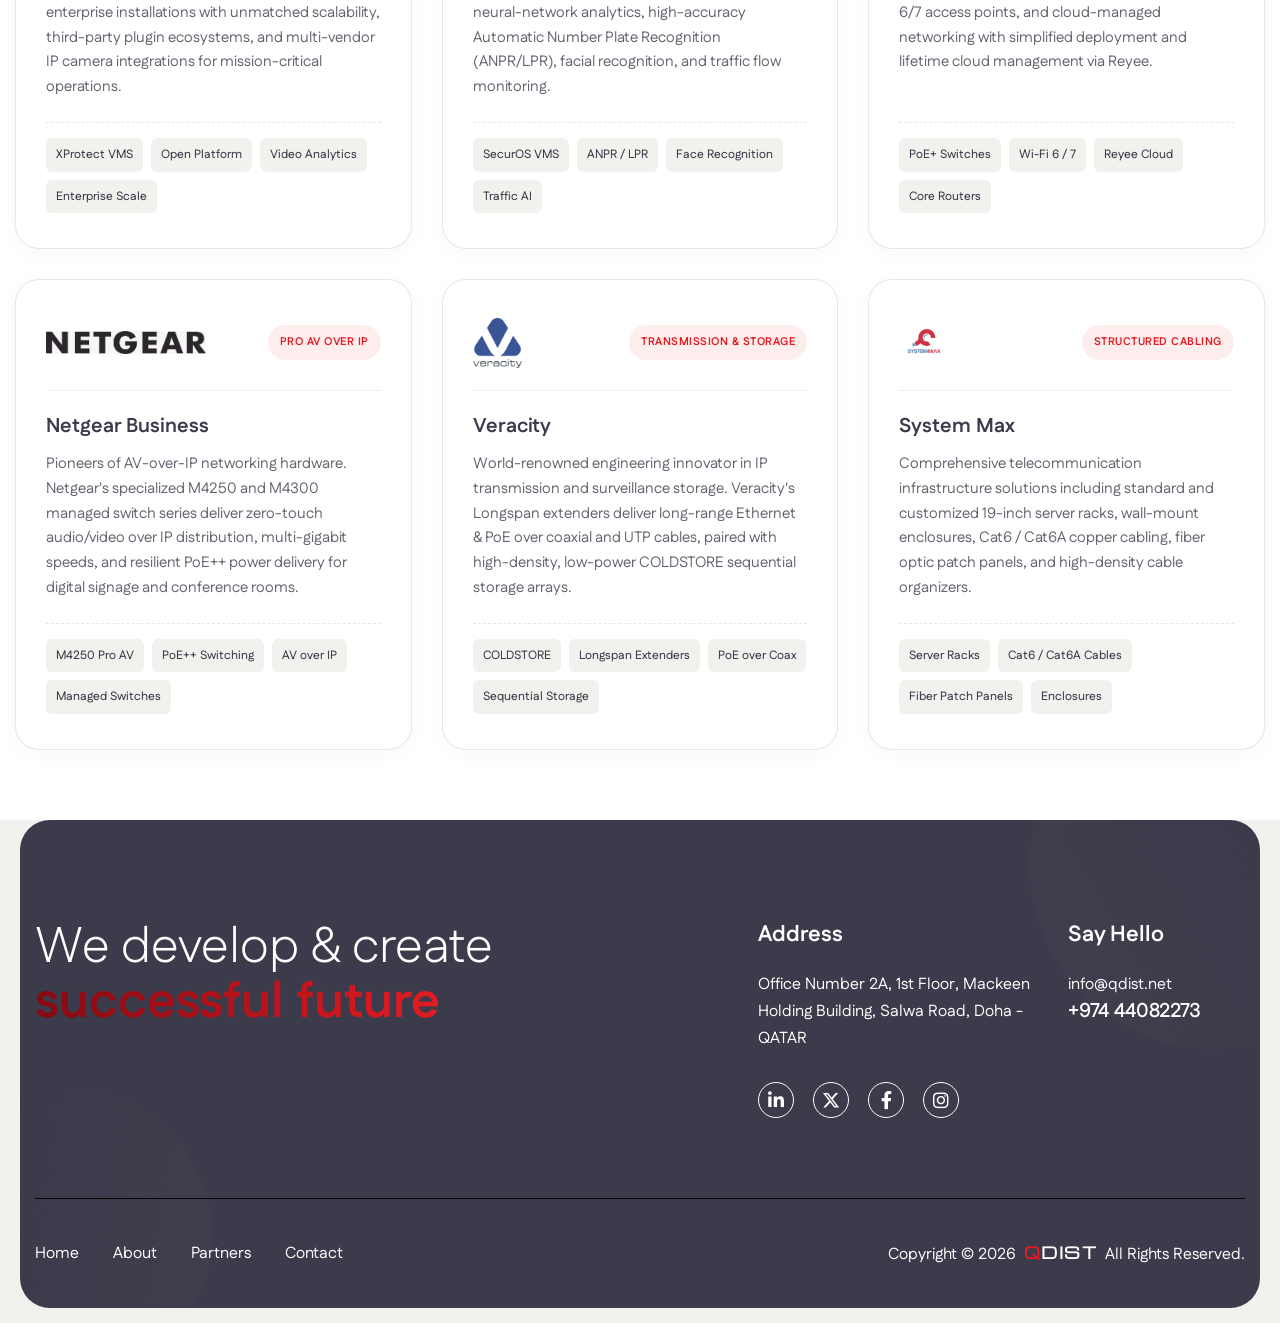
<file: partners.html>
<!DOCTYPE html>
<html lang="zxx">

<head>
    <!-- Meta -->
    <meta charset="utf-8">
    <meta http-equiv="X-UA-Compatible" content="IE=edge">
    <meta name="viewport" content="width=device-width, initial-scale=1.0, maximum-scale=1">
    <meta name="description" content="Authorized Technology Distribution Partners in Qatar - QDIST represents leading global brands in video surveillance, VMS, networking, transmission, and power infrastructure.">
    <meta name="keywords" content="QDIST, Partners, Qatar Technology Distribution, Axis Communications, Milestone Systems, ISS, Ruijie Networks, Netgear, Veracity, Magnizon, Tiandy, System Max">
    <meta name="author" content="QDIST">
    <!-- Page Title -->
    <title>Our Partners - QDIST Qatar Distribution Company for Technology</title>
    <!-- Favicon Icon -->
    <link rel="shortcut icon" type="image/x-icon" href="images/favicon.png?v=2">
    <link rel="icon" type="image/png" sizes="192x192" href="images/favicon.png?v=2">
    <link rel="apple-touch-icon" href="images/favicon.png?v=2">
    <!-- Google Fonts Css-->
    <link rel="preconnect" href="https://fonts.googleapis.com">
    <link rel="preconnect" href="https://fonts.gstatic.com" crossorigin>
    <link href="https://fonts.googleapis.com/css2?family=Fustat:wght@200..800&family=Michroma&display=swap" rel="stylesheet">
    <!-- Bootstrap Css -->
    <link href="css/bootstrap.min.css" rel="stylesheet" media="screen">
    <!-- SlickNav Css -->
    <link href="css/slicknav.min.css" rel="stylesheet">
    <!-- Swiper Css -->
    <link rel="stylesheet" href="css/swiper-bundle.min.css">
    <!-- Font Awesome Icon Css-->
    <link href="css/all.css" rel="stylesheet" media="screen">
    <!-- Animated Css -->
    <link href="css/animate.css" rel="stylesheet">
    <!-- Magnific Popup Core Css File -->
    <link rel="stylesheet" href="css/magnific-popup.css">
    <!-- Mouse Cursor Css File -->
    <link rel="stylesheet" href="css/mousecursor.css">
    <!-- Main Custom Css -->
    <link href="css/custom.css?v=3.3" rel="stylesheet" media="screen">
    <link rel="stylesheet" href="css/mil-preloader.css?v=2">
    <!-- Preload Hero Image -->
    <link rel="preload" as="image" href="images/partners-hero.webp" type="image/webp">
</head>

<body class="tt-magic-cursor">

    <!-- Preloader Start -->
    <script>
        if (sessionStorage.getItem('qdist_preloader_shown')) {
            document.write('<style>.mil-preloader { display: none !important; }</style>');
        }
    </script>
    <div class="mil-preloader">
        <div class="mil-preloader-animation">
            <div class="mil-pos-abs mil-animation-1">
                <p class="mil-h3 mil-muted mil-thin">Innovative</p>
                <p class="mil-h3 mil-muted">Connected</p>
                <p class="mil-h3 mil-muted mil-thin">Empowered</p>
            </div>
            <div class="mil-pos-abs mil-animation-2">
                <div class="mil-reveal-frame">
                    <p class="mil-reveal-box"></p>
                    <p class="mil-h3 mil-muted mil-thin">Empowering Qatar's Tech Infrastructure with <span class="qdist-logo-font"><span class="q-letter">Q</span>DIST</span></p>
                </div>
            </div>
        </div>
    </div>
    <!-- Preloader End -->

    <!-- Magic Cursor Start -->
    <div id="magic-cursor">
        <div id="ball"></div>
    </div>
    <!-- Magic Cursor End -->

    <!-- Header Start -->
    <header class="main-header">
        <div class="header-sticky">
            <nav class="navbar navbar-expand-lg">
                <div class="container-fluid">
                    <!-- Logo Start -->
                    <a class="navbar-brand" href="./">
                        <img src="images/logo/QDIST Logo-02.png" alt="QDIST Logo"
                            style="max-height: 70px; width: auto; vertical-align: middle;">
                    </a>
                    <!-- Logo End -->

                    <!-- Main Menu Start -->
                    <div class="collapse navbar-collapse main-menu">
                        <div class="nav-menu-wrapper">
                            <ul class="navbar-nav mr-auto" id="menu">
                                <li class="nav-item"><a class="nav-link" style="font-size: large;" href="./">Home</a></li>
                                <li class="nav-item"><a class="nav-link" style="font-size: large;" href="service.html">About Us</a></li>
                                <li class="nav-item active"><a class="nav-link" style="font-size: large;" href="partners.html">Partners</a></li>
                                <li class="nav-item mobile-menu-btn"><a class="nav-link" style="font-size: large;" href="contact.html#google-map"><i class="fa-solid fa-location-dot" style="margin-right: 8px;"></i>Location</a></li>
                                <li class="nav-item mobile-menu-btn contact-btn"><a class="nav-link" style="font-size: large;" href="contact.html">Contact Us</a></li>
                            </ul>
                        </div>
                        <!-- Header Btn Start -->
                        <div class="header-btn d-inline-flex">
                            <a href="contact.html#google-map" class="btn-phone"><i
                                    class="fa-solid fa-location-dot"></i>Location</a>
                            <a href="contact.html" class="btn-default">Contact Us</a>
                        </div>
                        <!-- Header Btn End -->
                    </div>
                    <!-- Main Menu End -->
                    <div class="navbar-toggle"></div>
                </div>
            </nav>
            <div class="responsive-menu"></div>
        </div>
    </header>
    <!-- Header End -->

    <!-- Page Header Start -->
    <div class="page-header bg-section parallaxie"
        style="background-image: url('images/partners-hero.webp'); background-size: cover; background-position: center;">
        <!-- Page Header Box Start -->
        <div class="page-header-box">
            <div class="container-fluid">
                <div class="row">
                    <div class="col-lg-12">
                        <!-- Page Header Content Start -->
                        <div class="page-header-content">
                            <h1 class="wow fadeInUp">Our <span>Partners</span></h1>
                            <nav class="wow fadeInUp" data-wow-delay="0.25s">
                                <ol class="breadcrumb">
                                    <li class="breadcrumb-item"><a href="./">home</a></li>
                                    <li class="breadcrumb-item active" aria-current="page">partners</li>
                                </ol>
                            </nav>
                        </div>
                        <!-- Page Header Content End -->
                    </div>
                </div>
            </div>
        </div>
        <!-- Page Header Box End -->
    </div>
    <!-- Page Header End -->

    <!-- Page Partners Intro & Grid Start -->
    <div class="page-partners">
        <div class="container">
            <!-- Section Header Start -->
            <div class="row section-row justify-content-center text-center">
                <div class="col-lg-10">
                    <div class="section-title">
                        <h3 class="wow fadeInUp">STRATEGIC TECHNOLOGY ALLIANCES</h3>
                        <h2 class="wow fadeInUp" data-wow-delay="0.2s">Connecting Qatar with <span>Global Technology Leaders</span></h2>
                        <p class="wow fadeInUp" data-wow-delay="0.3s" style="max-width: 820px; margin: 20px auto 0; font-size: 16px; line-height: 1.7; color: #6e6d7a;">
                            As Qatar's premier technology distributor, QDIST curates an industry-leading portfolio of international brands in IP surveillance, intelligent video management, enterprise networking, and critical power infrastructure. We equip system integrators and contractors with authorized supply, local stock, and certified technical backing.
                        </p>
                    </div>
                </div>
            </div>
            <!-- Section Header End -->

            <!-- Partners Showcase Grid Start -->
            <div class="partner-showcase-grid">

                <!-- 1. Axis Communications -->
                <div class="partner-showcase-card wow fadeInUp" data-wow-delay="0.1s">
                    <div class="partner-card-header">
                        <div class="partner-card-logo">
                            <img src="images/partners/Axis_Communications_logo.svg.webp" alt="Axis Communications">
                        </div>
                        <span class="partner-category-badge">Surveillance</span>
                    </div>
                    <h3 class="partner-card-title">Axis Communications</h3>
                    <p class="partner-card-desc">
                        The global pioneer and market leader in intelligent network video solutions. Axis delivers industry-standard IP cameras, access control systems, network audio, and edge analytics engineered for smart cities and enterprise facilities.
                    </p>
                    <div class="partner-tags">
                        <span class="partner-tag">IP Cameras</span>
                        <span class="partner-tag">Access Control</span>
                        <span class="partner-tag">Network Audio</span>
                        <span class="partner-tag">Lightfinder</span>
                    </div>
                </div>
      <div class="partner-showcase-card wow fadeInUp" data-wow-delay="0.4s">
                    <div class="partner-card-header">
                        <div class="partner-card-logo">
                            <img src="images/partners/Tiandy.jpeg" alt="Tiandy Technology">
                        </div>
                        <span class="partner-category-badge">Color Night Vision</span>
                    </div>
                    <h3 class="partner-card-title">Tiandy Technology</h3>
                    <p class="partner-card-desc">
                        A world leader in full-color night surveillance and AI vision solutions. Famous for Color Maker and Super Starlight optical sensors that capture full-color 24/7 video without white-light disturbance, supported by high-performance AI NVRs.
                    </p>
                    <div class="partner-tags">
                        <span class="partner-tag">Color Maker 24/7</span>
                        <span class="partner-tag">Super Starlight</span>
                        <span class="partner-tag">Smart PTZ Cameras</span>
                        <span class="partner-tag">AI-Powered NVRs</span>
                    </div>
                </div>
                      <div class="partner-showcase-card wow fadeInUp" data-wow-delay="0.2s">
                    <div class="partner-card-header">
                        <div class="partner-card-logo">
                            <img src="images/partners/idMKXMcOik_logos.png" alt="Magnizon">
                        </div>
                        <span class="partner-category-badge">Critical Power</span>
                    </div>
                    <h3 class="partner-card-title">Magnizon</h3>
                    <p class="partner-card-desc">
                        Global manufacturer of enterprise power protection and renewable energy systems. Featuring online double-conversion UPS units, modular industrial power backups, solar hybrid inverters, and smart rack power distribution units (PDUs).
                    </p>
                    <div class="partner-tags">
                        <span class="partner-tag">Online Double-Conversion UPS</span>
                        <span class="partner-tag">Solar Inverters</span>
                        <span class="partner-tag">Smart PDUs</span>
                        <span class="partner-tag">Power Storage</span>
                    </div>
                </div>
                <!-- 2. Milestone Systems -->
                <div class="partner-showcase-card wow fadeInUp" data-wow-delay="0.2s">
                    <div class="partner-card-header">
                        <div class="partner-card-logo">
                            <img src="images/partners/milestone-systems-logo-png-transparent.png" alt="Milestone Systems">
                        </div>
                        <span class="partner-category-badge">Open VMS</span>
                    </div>
                    <h3 class="partner-card-title">Milestone Systems</h3>
                    <p class="partner-card-desc">
                        World-leading open-platform video management software. Milestone XProtect empowers enterprise installations with unmatched scalability, third-party plugin ecosystems, and multi-vendor IP camera integrations for mission-critical operations.
                    </p>
                    <div class="partner-tags">
                        <span class="partner-tag">XProtect VMS</span>
                        <span class="partner-tag">Open Platform</span>
                        <span class="partner-tag">Video Analytics</span>
                        <span class="partner-tag">Enterprise Scale</span>
                    </div>
                </div>

                <!-- 3. ISS - Intelligent Security Systems -->
                <div class="partner-showcase-card wow fadeInUp" data-wow-delay="0.3s">
                    <div class="partner-card-header">
                        <div class="partner-card-logo">
                            <img src="images/partners/LOGO-ISS-Blanco_2026-300x88.png.webp" alt="ISS Intelligent Security Systems">
                        </div>
                        <span class="partner-category-badge">AI Analytics</span>
                    </div>
                    <h3 class="partner-card-title">ISS Security Systems</h3>
                    <p class="partner-card-desc">
                        Next-generation video intelligence and central monitoring platform. ISS SecurOS delivers native neural-network analytics, high-accuracy Automatic Number Plate Recognition (ANPR/LPR), facial recognition, and traffic flow monitoring.
                    </p>
                    <div class="partner-tags">
                        <span class="partner-tag">SecurOS VMS</span>
                        <span class="partner-tag">ANPR / LPR</span>
                        <span class="partner-tag">Face Recognition</span>
                        <span class="partner-tag">Traffic AI</span>
                    </div>
                </div>

                <!-- 4. Ruijie Networks -->
                <div class="partner-showcase-card wow fadeInUp" data-wow-delay="0.15s">
                    <div class="partner-card-header">
                        <div class="partner-card-logo">
                            <img src="images/partners/Ruijie.jpeg" alt="Ruijie Networks">
                        </div>
                        <span class="partner-category-badge">Enterprise Networking</span>
                    </div>
                    <h3 class="partner-card-title">Ruijie Networks</h3>
                    <p class="partner-card-desc">
                        Cutting-edge ICT solutions provider specializing in enterprise-grade switching, high-density Wi-Fi 6/7 access points, and cloud-managed networking with simplified deployment and lifetime cloud management via Reyee.
                    </p>
                    <div class="partner-tags">
                        <span class="partner-tag">PoE+ Switches</span>
                        <span class="partner-tag">Wi-Fi 6 / 7</span>
                        <span class="partner-tag">Reyee Cloud</span>
                        <span class="partner-tag">Core Routers</span>
                    </div>
                </div>

                <!-- 5. Netgear Business -->
                <div class="partner-showcase-card wow fadeInUp" data-wow-delay="0.25s">
                    <div class="partner-card-header">
                        <div class="partner-card-logo">
                            <img src="images/partners/Netgear.jpeg" alt="Netgear">
                        </div>
                        <span class="partner-category-badge">Pro AV over IP</span>
                    </div>
                    <h3 class="partner-card-title">Netgear Business</h3>
                    <p class="partner-card-desc">
                        Pioneers of AV-over-IP networking hardware. Netgear's specialized M4250 and M4300 managed switch series deliver zero-touch audio/video over IP distribution, multi-gigabit speeds, and resilient PoE++ power delivery for digital signage and conference rooms.
                    </p>
                    <div class="partner-tags">
                        <span class="partner-tag">M4250 Pro AV</span>
                        <span class="partner-tag">PoE++ Switching</span>
                        <span class="partner-tag">AV over IP</span>
                        <span class="partner-tag">Managed Switches</span>
                    </div>
                </div>

                <!-- 6. Veracity -->
                <div class="partner-showcase-card wow fadeInUp" data-wow-delay="0.35s">
                    <div class="partner-card-header">
                        <div class="partner-card-logo">
                            <img src="images/partners/logo.png" alt="Veracity">
                        </div>
                        <span class="partner-category-badge">Transmission & Storage</span>
                    </div>
                    <h3 class="partner-card-title">Veracity</h3>
                    <p class="partner-card-desc">
                        World-renowned engineering innovator in IP transmission and surveillance storage. Veracity's Longspan extenders deliver long-range Ethernet & PoE over coaxial and UTP cables, paired with high-density, low-power COLDSTORE sequential storage arrays.
                    </p>
                    <div class="partner-tags">
                        <span class="partner-tag">COLDSTORE</span>
                        <span class="partner-tag">Longspan Extenders</span>
                        <span class="partner-tag">PoE over Coax</span>
                        <span class="partner-tag">Sequential Storage</span>
                    </div>
                </div>

                <!-- 7. Magnizon -->
                <!-- <div class="partner-showcase-card wow fadeInUp" data-wow-delay="0.2s">
                    <div class="partner-card-header">
                        <div class="partner-card-logo">
                            <img src="images/partners/idMKXMcOik_logos.png" alt="Magnizon">
                        </div>
                        <span class="partner-category-badge">Critical Power</span>
                    </div>
                    <h3 class="partner-card-title">Magnizon</h3>
                    <p class="partner-card-desc">
                        Global manufacturer of enterprise power protection and renewable energy systems. Featuring online double-conversion UPS units, modular industrial power backups, solar hybrid inverters, and smart rack power distribution units (PDUs).
                    </p>
                    <div class="partner-tags">
                        <span class="partner-tag">Online Double-Conversion UPS</span>
                        <span class="partner-tag">Solar Inverters</span>
                        <span class="partner-tag">Smart PDUs</span>
                        <span class="partner-tag">Power Storage</span>
                    </div>
                </div> -->

                <!-- 8. System Max -->
                <div class="partner-showcase-card wow fadeInUp" data-wow-delay="0.3s">
                    <div class="partner-card-header">
                        <div class="partner-card-logo">
                            <img src="images/partners/353656364_6041986505911493_4466108540087880885_n.jpg" alt="System Max">
                        </div>
                        <span class="partner-category-badge">Structured Cabling</span>
                    </div>
                    <h3 class="partner-card-title">System Max</h3>
                    <p class="partner-card-desc">
                        Comprehensive telecommunication infrastructure solutions including standard and customized 19-inch server racks, wall-mount enclosures, Cat6 / Cat6A copper cabling, fiber optic patch panels, and high-density cable organizers.
                    </p>
                    <div class="partner-tags">
                        <span class="partner-tag">Server Racks</span>
                        <span class="partner-tag">Cat6 / Cat6A Cables</span>
                        <span class="partner-tag">Fiber Patch Panels</span>
                        <span class="partner-tag">Enclosures</span>
                    </div>
                </div>

                <!-- 9. Tiandy Technology -->
                <!-- <div class="partner-showcase-card wow fadeInUp" data-wow-delay="0.4s">
                    <div class="partner-card-header">
                        <div class="partner-card-logo">
                            <img src="images/partners/Tiandy.jpeg" alt="Tiandy Technology">
                        </div>
                        <span class="partner-category-badge">Color Night Vision</span>
                    </div>
                    <h3 class="partner-card-title">Tiandy Technology</h3>
                    <p class="partner-card-desc">
                        A world leader in full-color night surveillance and AI vision solutions. Famous for Color Maker and Super Starlight optical sensors that capture full-color 24/7 video without white-light disturbance, supported by high-performance AI NVRs.
                    </p>
                    <div class="partner-tags">
                        <span class="partner-tag">Color Maker 24/7</span>
                        <span class="partner-tag">Super Starlight</span>
                        <span class="partner-tag">Smart PTZ Cameras</span>
                        <span class="partner-tag">AI-Powered NVRs</span>
                    </div>
                </div> -->

            </div>
            <!-- Partners Showcase Grid End -->
        </div>
    </div>
    <!-- Page Partners Intro & Grid End -->

    <!-- Partner Value Pillars Section Start -->
    <!-- <div class="partner-pillars-section">
        <div class="container">
            <div class="row section-row align-items-center">
                <div class="col-lg-8">
                    <div class="section-title">
                        <h3 class="wow fadeInUp"> WHY WORK WITH QDIST</h3>
                        <h2 class="wow fadeInUp" data-wow-delay="0.2s">The Value We Bring to <span>Integrators & Partners</span></h2>
                    </div>
                </div>
                <div class="col-lg-4 text-lg-end">
                    <a href="contact.html" class="btn-default wow fadeInUp" data-wow-delay="0.3s">Partner With Us</a>
                </div>
            </div>

            <div class="row g-4 mt-2">
                <div class="col-lg-3 col-md-6">
                    <div class="pillar-card wow fadeInUp" data-wow-delay="0.1s">
                        <span class="pillar-number">01</span>
                        <h4 class="pillar-title">In-Country Stock</h4>
                        <p class="pillar-desc">Substantial warehousing in Doha guarantees immediate dispatch for critical project milestones, eliminating lengthy international shipping delays.</p>
                    </div>
                </div>
                <div class="col-lg-3 col-md-6">
                    <div class="pillar-card wow fadeInUp" data-wow-delay="0.2s">
                        <span class="pillar-number">02</span>
                        <h4 class="pillar-title">Pre-Sales Engineering</h4>
                        <p class="pillar-desc">Certified solution architects assist you with design calculations, bandwidth modeling, BOQ validation, and competitive project registrations.</p>
                    </div>
                </div>
                <div class="col-lg-3 col-md-6">
                    <div class="pillar-card wow fadeInUp" data-wow-delay="0.3s">
                        <span class="pillar-number">03</span>
                        <h4 class="pillar-title">Complete Aggregation</h4>
                        <p class="pillar-desc">Source everything under one roof: cameras, VMS licenses, enterprise switches, cables, server racks, and online UPS on a single consolidated invoice.</p>
                    </div>
                </div>
                <div class="col-lg-3 col-md-6">
                    <div class="pillar-card wow fadeInUp" data-wow-delay="0.4s">
                        <span class="pillar-number">04</span>
                        <h4 class="pillar-title">Direct Local RMA</h4>
                        <p class="pillar-desc">Local warranty handling and manufacturer-certified engineers in Qatar ensure rapid turnaround and zero downtime for end-users.</p>
                    </div>
                </div>
            </div>
        </div>
    </div> -->
    <!-- Partner Value Pillars Section End -->

    <!-- Infinite Brands Marquee Section Start -->
    <!-- <div class="our-partners" style="padding: 70px 0; background: #ffffff;">
        <div class="container">
            <div class="row align-items-center mb-4">
                <div class="col-lg-12 text-center">
                    <div class="section-title">
                        <h3 class="wow fadeInUp" style="font-size: 14px; letter-spacing: 2px;">// DISTRIBUTED BRANDS</h3>
                        <h2 class="wow fadeInUp" data-wow-delay="0.2s" style="font-size: 32px;">Authorized Global Brands <span>In Qatar</span></h2>
                    </div>
                </div>
            </div>
            <div class="row">
                <div class="col-lg-12">
                    <div class="marquee-container">
                        
                        <div class="marquee-row">
                            <div class="marquee-track marquee-left">
                                <div class="expertise-item" data-partner="axis">
                                    <div class="expertise-image">
                                        <figure class="image-anime">
                                            <img src="images/partners/Axis_Communications_logo.svg.webp" alt="Axis Communications">
                                        </figure>
                                    </div>
                                    <div class="expertise-content">
                                        <p>Axis Communications</p>
                                    </div>
                                </div>

                                <div class="expertise-item" data-partner="iss">
                                    <div class="expertise-image">
                                        <figure class="image-anime">
                                            <img src="images/partners/LOGO-ISS-Blanco_2026-300x88.png.webp" alt="ISS Intelligent Security Systems">
                                        </figure>
                                    </div>
                                    <div class="expertise-content">
                                        <p>ISS Security Systems</p>
                                    </div>
                                </div>

                                <div class="expertise-item" data-partner="milestone">
                                    <div class="expertise-image">
                                        <figure class="image-anime">
                                            <img src="images/partners/milestone-systems-logo-png-transparent.png" alt="Milestone Systems">
                                        </figure>
                                    </div>
                                    <div class="expertise-content">
                                        <p>Milestone Systems</p>
                                    </div>
                                </div>

                                <div class="expertise-item" data-partner="veracity">
                                    <div class="expertise-image">
                                        <figure class="image-anime">
                                            <img src="images/partners/logo.png" alt="Veracity">
                                        </figure>
                                    </div>
                                    <div class="expertise-content">
                                        <p>Veracity</p>
                                    </div>
                                </div>

                                <div class="expertise-item" data-partner="ruijie">
                                    <div class="expertise-image">
                                        <figure class="image-anime">
                                            <img src="images/partners/Ruijie.jpeg" alt="Ruijie Networks">
                                        </figure>
                                    </div>
                                    <div class="expertise-content">
                                        <p>Ruijie Networks</p>
                                    </div>
                                </div>

                    
                                <div class="expertise-item" data-partner="axis">
                                    <div class="expertise-image">
                                        <figure class="image-anime">
                                            <img src="images/partners/Axis_Communications_logo.svg.webp" alt="Axis Communications">
                                        </figure>
                                    </div>
                                    <div class="expertise-content">
                                        <p>Axis Communications</p>
                                    </div>
                                </div>

                                <div class="expertise-item" data-partner="iss">
                                    <div class="expertise-image">
                                        <figure class="image-anime">
                                            <img src="images/partners/LOGO-ISS-Blanco_2026-300x88.png.webp" alt="ISS Intelligent Security Systems">
                                        </figure>
                                    </div>
                                    <div class="expertise-content">
                                        <p>ISS Security Systems</p>
                                    </div>
                                </div>

                                <div class="expertise-item" data-partner="milestone">
                                    <div class="expertise-image">
                                        <figure class="image-anime">
                                            <img src="images/partners/milestone-systems-logo-png-transparent.png" alt="Milestone Systems">
                                        </figure>
                                    </div>
                                    <div class="expertise-content">
                                        <p>Milestone Systems</p>
                                    </div>
                                </div>
                            </div>
                        </div>

     
                        <div class="marquee-row mt-3">
                            <div class="marquee-track marquee-right">
                                <div class="expertise-item" data-partner="netgear">
                                    <div class="expertise-image">
                                        <figure class="image-anime">
                                            <img src="images/partners/Netgear.jpeg" alt="Netgear">
                                        </figure>
                                    </div>
                                    <div class="expertise-content">
                                        <p>Netgear</p>
                                    </div>
                                </div>

                                <div class="expertise-item" data-partner="multimedia">
                                    <div class="expertise-image">
                                        <figure class="image-anime">
                                            <img src="images/partners/idMKXMcOik_logos.png" alt="Magnizon">
                                        </figure>
                                    </div>
                                    <div class="expertise-content">
                                        <p>Magnizon</p>
                                    </div>
                                </div>

                                <div class="expertise-item" data-partner="systemmax">
                                    <div class="expertise-image">
                                        <figure class="image-anime">
                                            <img src="images/partners/353656364_6041986505911493_4466108540087880885_n.jpg" alt="System Max">
                                        </figure>
                                    </div>
                                    <div class="expertise-content">
                                        <p>System Max</p>
                                    </div>
                                </div>

                                <div class="expertise-item" data-partner="tiandy">
                                    <div class="expertise-image">
                                        <figure class="image-anime">
                                            <img src="images/partners/Tiandy.jpeg" alt="Tiandy Technology">
                                        </figure>
                                    </div>
                                    <div class="expertise-content">
                                        <p>Tiandy Technology</p>
                                    </div>
                                </div>

                                <div class="expertise-item" data-partner="netgear">
                                    <div class="expertise-image">
                                        <figure class="image-anime">
                                            <img src="images/partners/Netgear.jpeg" alt="Netgear">
                                        </figure>
                                    </div>
                                    <div class="expertise-content">
                                        <p>Netgear</p>
                                    </div>
                                </div>

                                <div class="expertise-item" data-partner="multimedia">
                                    <div class="expertise-image">
                                        <figure class="image-anime">
                                            <img src="images/partners/idMKXMcOik_logos.png" alt="Magnizon">
                                        </figure>
                                    </div>
                                    <div class="expertise-content">
                                        <p>Magnizon</p>
                                    </div>
                                </div>

                                <div class="expertise-item" data-partner="systemmax">
                                    <div class="expertise-image">
                                        <figure class="image-anime">
                                            <img src="images/partners/353656364_6041986505911493_4466108540087880885_n.jpg" alt="System Max">
                                        </figure>
                                    </div>
                                    <div class="expertise-content">
                                        <p>System Max</p>
                                    </div>
                                </div>

                                <div class="expertise-item" data-partner="tiandy">
                                    <div class="expertise-image">
                                        <figure class="image-anime">
                                            <img src="images/partners/Tiandy.jpeg" alt="Tiandy Technology">
                                        </figure>
                                    </div>
                                    <div class="expertise-content">
                                        <p>Tiandy Technology</p>
                                    </div>
                                </div>
                            </div>
                        </div>
                    </div>
                </div>
            </div>
        </div>
    </div> -->


    <!-- Partner CTA Section Start -->
    <!-- <div class="partner-cta-section">
        <div class="container">
            <div class="partner-cta-box wow fadeInUp">
                <h2>Join the <span>QDIST Partner Ecosystem</span></h2>
                <p>
                    Whether you are an international technology manufacturer expanding your presence in Qatar, or a certified system integrator seeking authorized project pricing, stock availability, and engineering support, QDIST is your strategic partner.
                </p>
                <div class="partner-cta-actions">
                    <a href="contact.html" class="btn-default">Register as a Partner <i class="fa-solid fa-arrow-right ms-1"></i></a>
                    <a href="mailto:info@qdist.net" class="btn-outline"><i class="fa-solid fa-envelope me-1"></i> info@qdist.net</a>
                </div>
            </div>
        </div>
    </div> -->
    <!-- Partner CTA Section End -->

    <!-- Footer Start -->
    <footer class="main-footer bg-section">
        <div class="container">
            <div class="row">
                <div class="col-lg-7 col-md-6">
                    <!-- About Footer Start -->
                    <div class="about-footer">
                        <!-- Section Title Start -->
                        <div class="section-title">
                            <h2>We develop & create <span>successful future</span></h2>
                        </div>
                        <!-- Section Title End -->
                    </div>
                    <!-- About Footer End -->
                </div>

                <div class="col-lg-3 col-md-3">
                    <!-- Footer Contact Information Start -->
                    <div class="footer-contact-info">
                        <h3><a href="contact.html#google-map" style="color: inherit; text-decoration: none;">address</a></h3>
                        <p><a href="contact.html#google-map" style="color: inherit; text-decoration: none;">Office Number 2A, 1st Floor, Mackeen Holding Building, Salwa Road, Doha - QATAR</a></p>
                    </div>
                    <!-- Footer Contact Information End -->

                    <!-- Footer Social Link Start -->
                    <div class="footer-social-links">
                        <ul>
                            <li><a href="#"><i class="fa-brands fa-linkedin-in"></i></a></li>
                            <li><a href="#"><i class="fa-brands fa-x-twitter"></i></a></li>
                            <li><a href="#"><i class="fa-brands fa-facebook-f"></i></a></li>
                            <li><a href="#"><i class="fa-brands fa-instagram"></i></a></li>
                        </ul>
                    </div>
                    <!-- Footer Social Link End -->
                </div>

                <div class="col-lg-2 col-md-3">
                    <!-- Footer Contact Information Start -->
                    <div class="footer-contact-info">
                        <h3>say hello</h3>
                        <p><a href="mailto:info@qdist.net" style="color: inherit; text-decoration: none;">info@qdist.net</a></p>
                        <p><a href="tel:+97444082273" style="color: inherit; text-decoration: none;"><span>+974 44082273</span></a></p>
                    </div>
                    <!-- Footer Contact Information End -->
                </div>
            </div>

            <!-- Footer Copyright Section Start -->
            <div class="footer-copyright">
                <div class="row align-items-center">
                    <div class="col-md-6">
                        <!-- Footer Menu Start -->
                        <div class="footer-menu">
                            <ul>
                                <li><a href="./">home</a></li>
                                <li><a href="service.html">about</a></li>
                                <li><a href="partners.html">partners</a></li>
                                <li><a href="contact.html">contact</a></li>
                            </ul>
                        </div>
                        <!-- Footer Menu End -->
                    </div>

                    <div class="col-md-6">
                        <!-- Footer Copyright Start -->
                        <div class="footer-copyright-text">
                            <p>Copyright © 2026 <span class="qdist-logo-font"><span class="q-letter">Q</span>DIST</span> All Rights Reserved.</p>
                        </div>
                        <!-- Footer Copyright End -->
                    </div>
                </div>
            </div>
            <!-- Footer Copyright Section End -->
        </div>
    </footer>
    <!-- Footer End -->

    <!-- Jquery Library File -->
    <script src="js/jquery-3.7.1.min.js"></script>
    <!-- Bootstrap js file -->
    <script src="js/bootstrap.min.js"></script>
    <!-- Validator js file -->
    <script src="js/validator.min.js"></script>
    <!-- SlickNav js file -->
    <script src="js/jquery.slicknav.js"></script>
    <!-- Swiper js file -->
    <script src="js/swiper-bundle.min.js"></script>
    <!-- Counter js file -->
    <script src="js/jquery.waypoints.min.js"></script>
    <script src="js/jquery.counterup.min.js"></script>
    <!-- Magnific js file -->
    <script src="js/jquery.magnific-popup.min.js"></script>
    <!-- SmoothScroll -->
    <script src="js/SmoothScroll.js"></script>
    <!-- Parallax js -->
    <script src="js/parallaxie.js"></script>
    <!-- MagicCursor js file -->
    <script src="js/gsap.min.js"></script>
    <script src="js/magiccursor.js"></script>
    <!-- Scroll Animation js file -->
    <script src="js/ScrollTrigger.min.js"></script>
    <!-- Wow js file -->
    <script src="js/wow.js"></script>
    <!-- Main Custom js file -->
    <script src="js/function.js"></script>
</body>
</html>
</file>
<file: css/custom.css>
/* INDEX
----------------------------------------------------------------------------------------
01. Global Variables
02. General css
03. Header css
04. Hero css
05. About Us css
06. Our Services css
07. Our Potential Css
08. Our Pricing Css
09. Our Expertise Css
10. Intro Video Css
11. How We Work Css
12. Company Growth Css
13. Our FAQs Css
14. Our Testimonial css
15. Our Blog Css
16. Footer css
17. About Us Page css
18. Services Page css
19. Service Single css
20. Blog Archive css
21. Blog Single css
22. Team Page css
23. Team Single css
24. Pricing Page css
25. Testimonial Page css
26. Image Gallery css
27. Video Gallery css
28. FAQs Page css
29. Contact Us Page css
30. Book Appointment Page css
31. 404 Page css
32. Responsive css
-------------------------------------------------------------------------------------- */

/************************************/

/*** 	 01. Global Variables	  ***/

/************************************/

:root {
    --primary-color:  #3C3B4B;
    --secondary-color: #F2F1ED;
    --text-color: #8F8F8F;
    --accent-color: #E30514;
    --dark-color: #3C3B4B;
    --white-color: #FFFFFF;
    --divider-color: #DFE1DE;
    --dark-divider-color: black;
    --error-color: rgb(230, 87, 87);
    --default-font: "Fustat", sans-serif;
    --logo-font: "Michroma", sans-serif;
}

.qdist-logo-font, 
.section-title h1 span.qdist-logo-font,
.section-title h2 span.qdist-logo-font,
.section-title h3 span.qdist-logo-font {
    font-family: var(--logo-font);
    font-weight: 700;
    letter-spacing: 2px;
    background: none !important;
    -webkit-text-fill-color: currentColor !important;
    color: inherit;
    display: inline-block;
    margin-right: 6px;
}

.qdist-logo-font .q-letter,
.section-title h1 span.qdist-logo-font .q-letter,
.section-title h2 span.qdist-logo-font .q-letter,
.section-title h3 span.qdist-logo-font .q-letter {
    background: none !important;
    -webkit-text-fill-color: #E41B22 !important;
    color: #E41B22 !important;
}

.mil-preloader .qdist-logo-font {
    color: #3C3B4B;
}

/************************************/

/*** 	   02. General css		  ***/

/************************************/

body {
    font-family: var(--default-font);
    font-size: 16px;
    font-weight: 400;
    line-height: 1.6em;
    background: var(--secondary-color);
    color: var(--text-color);
}

p {
    line-height: 1.7em;
    margin-bottom: 1.6em;
}

h1,
h2,
h3,
h4,
h5,
h6 {
    margin: 0;
    font-weight: 700;
    line-height: 1.4em;
    color: var(--primary-color);
}

figure {
    margin: 0;
}

img {
    max-width: 100%;
}

a {
    text-decoration: none;
}

a:hover {
    text-decoration: none;
    outline: 0;
}

a:focus {
    text-decoration: none;
    outline: 0;
}

html,
body {
    width: 100%;
    overflow-x: clip;
}

.container {
    max-width: 1300px;
}

.container,
.container-fluid,
.container-lg,
.container-md,
.container-sm,
.container-xl,
.container-xxl {
    padding-right: 15px;
    padding-left: 15px;
}

.image-anime {
    position: relative;
    overflow: hidden;
}

.image-anime:after {
    content: "";
    position: absolute;
    width: 200%;
    height: 0%;
    left: 50%;
    top: 50%;
    background-color: rgba(255, 255, 255, .3);
    transform: translate(-50%, -50%) rotate(-45deg);
    z-index: 1;
}

.image-anime:hover:after {
    height: 250%;
    transition: all 600ms linear;
    background-color: transparent;
}

.reveal {
    position: relative;
    display: -webkit-inline-box;
    display: -ms-inline-flexbox;
    display: inline-flex;
    visibility: hidden;
    overflow: hidden;
}

.reveal img {
    height: 100%;
    width: 100%;
    -o-object-fit: cover;
    object-fit: cover;
    -webkit-transform-origin: left;
    transform-origin: left;
}

.row {
    margin-right: -15px;
    margin-left: -15px;
}

.row>* {
    padding-right: 15px;
    padding-left: 15px;
}

.row.no-gutters {
    margin-right: 0px;
    margin-left: 0px;
}

.row.no-gutters>* {
    padding-right: 0px;
    padding-left: 0px;
}

.btn-default {
    position: relative;
    display: inline-block;
    background-image: linear-gradient(90deg,rgba(135, 9, 16, 1) 0%, rgba(228, 27, 34, 1) 49%, rgba(60, 59, 75, 1) 78%);;
    background-size: 200% auto;
    border-radius: 100px;
    color: var(--white-color);
    font-size: 16px;
    font-weight: 700;
    line-height: 1em;
    text-transform: capitalize;
    border: none;
    padding: 17px 54px 17px 20px;
    transition: all 0.4s ease-in-out;
    overflow: hidden;
    z-index: 0;
}

.btn-default:hover {
    background-position: right center;
}

.btn-default::before {
    content: '';
    position: absolute;
    top: -1px;
    bottom: 0;
    right: 0;
    width: 24px;
    height: 24px;
    background: url('../images/arrow-white.svg');
    background-repeat: no-repeat;
    background-position: center center;
    background-size: cover;
    transform: translate(-20px, 50%);
    transition: all 0.4s ease-in-out;
}

.btn-default:hover::before {
    transform: translate(-20px, 50%) rotate(45deg);
}

.btn-default.btn-highlighted {
    background: var(--white-color);
    color: var(--primary-color);
    transition: all 0.5s ease-in-out;
}

.btn-default.btn-highlighted:hover {
    background: transparent;
    color: var(--white-color);
}

.btn-default.btn-highlighted::before {
    background: url('../images/dark-arrow.svg');
}

.btn-default.btn-highlighted::after {
    content: '';
    display: block;
    position: absolute;
    top: 0;
    left: auto;
    right: 0;
    bottom: 0;
    width: 0;
    height: 106%;
    background: linear-gradient(263deg, var(--dark-color) 0.16%, var(--accent-color) 99.84%);
    border-radius: 100px;
    transition: 0.4s ease-in-out;
    z-index: -1;
}

.btn-default.btn-highlighted:hover:after {
    width: 100%;
    left: 0;
    right: auto;
}

.cb-cursor:before {
    background: linear-gradient(263deg, var(--accent-color) 0.16%, var(--dark-color) 99.84%);
}

.preloader {
    position: fixed;
    top: 0;
    left: 0;
    right: 0;
    bottom: 0;
    z-index: 1000;
    background: linear-gradient(263deg, var(--accent-color) 0.16%, var(--dark-color) 99.84%);
    display: flex;
    align-items: center;
    justify-content: center;
}

.loading-container,
.loading {
    height: 100px;
    position: relative;
    width: 100px;
    border-radius: 100%;
}

.loading-container {
    margin: 40px auto;
}

.loading {
    border: 1px solid transparent;
    border-color: transparent var(--white-color) transparent var(--white-color);
    animation: rotate-loading 1.5s linear 0s infinite normal;
    transform-origin: 50% 50%;
}

.loading-container:hover .loading,
.loading-container .loading {
    transition: all 0.5s ease-in-out;
}

#loading-icon {
    position: absolute;
    top: 50%;
    left: 50%;
    max-width: 66px;
    transform: translate(-50%, -50%);
}

@keyframes rotate-loading {
    0% {
        transform: rotate(0deg);
    }
    100% {
        transform: rotate(360deg);
    }
}

.bg-section {
    width: 100%;
    max-width: 1800px;
    margin: 0 auto;
    border-radius: 30px;
}

.section-row {
    margin-bottom: 80px;
}

.section-row .section-title {
    margin-bottom: 0;
}

.section-btn {
    text-align: end;
}

.section-title-content p {
    margin: 0;
}

.section-title {
    margin-bottom: 40px;
}

.section-title h3 {
    display: inline-block;
    font-size: 14px;
    font-weight: 600;
    line-height: 1.4em;
    letter-spacing: 0.1em;
    text-transform: uppercase;
    color: var(--primary-color);
    background: url('../images/icon-sub-heading.svg') no-repeat;
    background-position: left center;
    background-size: auto;
    padding-left: 24px;
    margin-bottom: 20px;
}

.section-title h1 {
    font-size: 50px;
    font-weight: 300;
    line-height: 1.1em;
    color: var(--primary-color);
    margin-bottom: 0;
}

.section-title h2 {
    font-size: 50px;
    font-weight: 300;
    line-height: 1.1em;
    color: var(--primary-color);
    margin-bottom: 0;
}

.section-title h1 span,
.section-title h2 span {
    font-weight: 700;
    background: linear-gradient(90deg,rgba(135, 9, 16, 1) 0%, rgba(228, 27, 34, 1) 100%, rgba(60, 59, 75, 1) 51%);    background-clip: text;
    -webkit-text-fill-color: transparent;
}

.section-title h1 span.qdist-logo-font,
.section-title h2 span.qdist-logo-font {
    background: none !important;
    -webkit-text-fill-color: currentColor !important;
    color: inherit;
}

.section-title h1 span.qdist-logo-font .q-letter,
.section-title h2 span.qdist-logo-font .q-letter {
    background: none !important;
    -webkit-text-fill-color: #E41B22 !important;
    color: #E41B22 !important;
}

.section-title p {
    margin-top: 30px;
    margin-bottom: 0;
}

.help-block.with-errors ul {
    margin: 0;
    text-align: left;
}

.help-block.with-errors ul li {
    color: var(--error-color);
    font-size: 14px;
    font-weight: 500;
}

/************************************/

/**** 	   03. Header css		 ****/

/************************************/

header.main-header {
    position: relative;
    z-index: 100;
    width: 100%;
    max-width: 1800px;
    margin: 40px auto 0;
    padding: 0 45px;
    box-sizing: border-box;
}

.main-header .container-fluid {
    position: relative;
    padding-bottom: 15px;
    padding-left: 0;
    padding-right: 0;
}

.main-header .container-fluid::before {
    content: '';
    display: block;
    position: absolute;
    bottom: 0;
    left: 0;
    right: 0;
    border-bottom: 1px solid var(--dark-divider-color);
    width: 100%;
}

header.main-header .header-sticky {
    position: relative;
    top: 0;
    z-index: 100;
}

header.main-header .header-sticky.hide {
    transform: translateY(-100%);
    transition: transform 0.3s ease-in-out;
    border-radius: 0;
}

header.main-header .header-sticky.active {
    position: fixed;
    top: 0;
    left: 0;
    right: 0;
    border-radius: 0;
    transform: translateY(0);
    background: var(--primary-color);
    border-bottom: 1px solid var(--dark-divider-color);
}

header.main-header .header-sticky.active .container-fluid {
    padding-bottom: 0;
}

header.main-header .header-sticky.active .container-fluid::before {
    display: none;
}

.navbar {
    width: 100%;
    max-width: 1560px;
    margin: 0 auto;
    padding: 20px 0;
    align-items: center;
}

.navbar-brand {
    padding: 0;
    margin: 0;
    display: flex;
    align-items: center;
}

.navbar-brand img {
    max-height: 50px;
    width: auto;
    vertical-align: middle;
}

.main-menu .nav-menu-wrapper {
    flex: 1;
    text-align: left;
    margin-left: 40px;
}

.main-menu .nav-menu-wrapper>ul {
    align-items: center;
    display: inline-flex;
}

.main-menu ul li {
    margin: 0;
    position: relative;
}

.main-menu ul li a {
    font-size: 16px;
    font-weight: 700;
    padding: 15px !important;
    color: var(--white-color);
    text-transform: capitalize;
    transition: all 0.3s ease-in-out;
}

.main-menu ul li.submenu>a:after {
    content: '\f107';
    font-family: 'FontAwesome';
    font-weight: 900;
    font-size: 14px;
    margin-left: 8px;
}

.main-menu ul li.active>a,
.main-menu ul li a.active,
.main-menu ul li a:hover,
.main-menu ul li a:focus {
    color: var(--accent-color);
}

.main-menu ul ul {
    visibility: hidden;
    opacity: 0;
    transform: scaleY(0.8);
    transform-origin: top;
    padding: 0;
    margin: 0;
    list-style: none;
    width: 230px;
    border-radius: 20px;
    position: absolute;
    left: 0;
    top: 100%;
    background: linear-gradient(263deg, var(--accent-color) 0.16%, var(--dark-color) 99.84%);
    text-align: left;
    transition: all 0.3s ease-in-out;
}

.main-menu ul li.submenu:first-child ul {
    width: 230px;
}

.main-menu ul ul ul {
    left: 100%;
    top: 0;
    text-align: left;
}

.main-menu ul li:hover>ul {
    visibility: visible;
    opacity: 1;
    transform: scaleY(1);
    padding: 5px 0;
}

.main-menu ul li.submenu ul li.submenu>a:after {
    content: '\f105';
    float: right;
}

.main-menu ul ul li {
    margin: 0;
    padding: 0;
}

.main-menu ul ul li a {
    color: var(--white-color);
    padding: 8px 20px !important;
    transition: all 0.3s ease-in-out;
}

.main-menu ul li:hover>ul {
    visibility: visible;
    opacity: 1;
    transform: scaleY(1);
    padding: 5px 0;
}

.main-menu ul ul li a:hover,
.main-menu ul ul li a:focus {
    color: var(--primary-color);
    background-color: transparent;
    padding: 8px 20px 8px 23px !important;
}

.header-btn {
    align-items: center;
}

.btn-phone {
    font-size: 16px;
    font-weight: 700;
    line-height: normal;
    color: var(--white-color);
    margin-right: 25px;
    display: inline-flex;
    align-items: center;
    transition: all 0.4s ease-in-out;
}

.btn-phone:hover {
    color: var(--accent-color);
}

.btn-phone i {
    color: var(--white-color);
    font-size: 20px;
    margin-right: 15px;
    transition: all 0.4s ease-in-out;
}

.btn-phone:hover i {
    color: var(--accent-color);
}

.responsive-menu,
.navbar-toggle {
    display: none;
}

.responsive-menu {
    top: 0;
    position: relative;
}

.slicknav_btn {
    background: linear-gradient(263deg, var(--accent-color) 0.16%, var(--dark-color) 99.84%);
    padding: 0;
    display: flex;
    align-items: center;
    justify-content: center;
    width: 38px;
    height: 38px;
    margin: 0;
    border-radius: 6px;
}

.slicknav_icon .slicknav_icon-bar {
    display: block;
    width: 100%;
    height: 3px;
    width: 22px;
    background-color: var(--white-color);
    border-radius: 6px;
    margin: 4px auto !important;
    transition: all 0.1s ease-in-out;
}

.slicknav_icon .slicknav_icon-bar:first-child {
    margin-top: 0 !important;
}

.slicknav_icon .slicknav_icon-bar:last-child {
    margin-bottom: 0 !important;
}

.navbar-toggle a.slicknav_btn.slicknav_open .slicknav_icon span.slicknav_icon-bar:nth-child(1) {
    transform: rotate(-45deg) translate(-5px, 5px);
}

.navbar-toggle a.slicknav_btn.slicknav_open .slicknav_icon span.slicknav_icon-bar:nth-child(2) {
    opacity: 0;
}

.navbar-toggle a.slicknav_btn.slicknav_open .slicknav_icon span.slicknav_icon-bar:nth-child(3) {
    transform: rotate(45deg) translate(-5px, -5px);
}

.slicknav_menu {
    position: absolute;
    width: 100%;
    padding: 0;
    background: linear-gradient(263deg, var(--accent-color) 0.16%, var(--dark-color) 99.84%);
}

.slicknav_menu ul {
    margin: 5px 0;
}

.slicknav_menu ul ul {
    margin: 0;
}

/* Unified styling for ALL links in Mobile / Tablet sidebar */
@media (min-width: 992px) {
    .main-menu ul li.mobile-menu-btn {
        display: none !important;
    }
}

.slicknav_nav,
.slicknav_nav ul {
    font-family: var(--default-font) !important;
}

.slicknav_nav .slicknav_row,
.slicknav_nav li a,
.slicknav_nav li.mobile-menu-btn a,
.slicknav_nav li.mobile-menu-btn.contact-btn a {
    position: relative;
    font-family: var(--default-font) !important;
    font-size: 18px !important;
    font-weight: 700 !important;
    text-transform: capitalize !important;
    letter-spacing: 0.3px !important;
    padding: 12px 20px !important;
    color: var(--white-color) !important;
    line-height: normal !important;
    margin: 0 !important;
    border-radius: 0 !important;
    background: transparent !important;
    display: flex !important;
    align-items: center !important;
    gap: 8px !important;
    box-shadow: none !important;
    transition: all 0.3s ease-in-out;
}

.slicknav_nav li.active > a,
.slicknav_nav a:hover,
.slicknav_nav a:focus,
.slicknav_nav .slicknav_row:hover {
    background-color: transparent !important;
    color: var(--accent-color) !important;
}

.slicknav_menu ul ul li a {
    padding: 10px 20px 10px 30px;
}

.slicknav_arrow {
    font-size: 0 !important;
}

.slicknav_arrow:after {
    content: '\f107';
    font-family: 'FontAwesome';
    font-weight: 900;
    font-size: 12px;
    margin-left: 8px;
    color: var(--white-color);
    position: absolute;
    right: 15px;
    top: 15px;
    transition: all 0.3s ease-out;
}

.slicknav_open>a .slicknav_arrow:after {
    transform: rotate(-180deg);
    color: var(--primary-color);
}

/************************************/

/***        04. Hero css	      ***/

/************************************/

.hero {
    position: relative;
    background-color: var(--primary-color);
    padding: 185px 45px 50px;
    margin-top: -115px;
    overflow: hidden;
    border-radius: 30px;
}

.hero-bg-slideshow {
    position: absolute;
    top: 0;
    left: 0;
    width: 100%;
    height: 100%;
    z-index: 0;
    overflow: hidden;
    pointer-events: none;
}

.hero-bg-slide {
    position: absolute;
    top: 0;
    left: 0;
    width: 100%;
    height: 100%;
    background-position: center center;
    background-size: cover;
    background-repeat: no-repeat;
    opacity: 0;
    transition: opacity 1.5s ease-in-out, transform 6s ease-out;
    transform: scale(1);
    will-change: opacity, transform;
}

.hero-bg-slide.active {
    opacity: 1;
    transform: scale(1.05);
}

.hero::before {
    content: '';
    display: block;
    position: absolute;
    top: 0;
    bottom: 0;
    left: 0;
    right: 0;
    background:
      linear-gradient(
        180deg,
        var(--primary-color) 0%,
        rgba(60, 59, 75, 0.52) 90px,
        rgba(60, 59, 75, 0.5) 35%,
        rgba(60, 59, 75, 0.1) 50%,
        rgba(60, 59, 75, 0.75) 80%,
        var(--primary-color) 100%
      ),
      linear-gradient(
        270deg,
        rgba(60, 59, 75, 0) 45%,
        rgba(60, 59, 75, 0.85) 85%,
        var(--primary-color) 100%
      );
    width: 100%;
    height: 100%;
    z-index: 1;
    pointer-events: none;
}

.hero.hero-video .hero-bg-video {
    position: absolute;
    top: 0;
    right: 0;
    left: 0;
    bottom: 0;
    width: 100%;
    height: 100%;
}

.hero.hero-video .hero-bg-video video {
    width: 100%;
    height: 100%;
    object-fit: cover;
}

.hero.hero-slider-layout {
    background: none;
    padding: 0;
}

.hero.hero-slider-layout .hero-slide {
    position: relative;
    padding: 320px 30px 200px;
}

.hero.hero-slider-layout .hero-slide::before {
    content: '';
    display: block;
    position: absolute;
    top: 0;
    bottom: 0;
    left: 0;
    right: 0;
    background: linear-gradient(180deg, rgba(4, 42, 45, 0) 65.37%, var(--primary-color) 100.18%), linear-gradient(180deg, rgba(4, 42, 45, 0) 59.75%, var(--primary-color) 100%);
    width: 100%;
    height: 100%;
    z-index: 1;
}

.hero.hero-slider-layout .hero-slide .hero-slider-image {
    position: absolute;
    top: 0;
    right: 0;
    left: 0;
    bottom: 0;
}

.hero.hero-slider-layout .hero-slide .hero-slider-image img {
    width: 100%;
    height: 100%;
    object-fit: cover;
}

.hero.hero-slider-layout .hero-pagination {
    position: absolute;
    bottom: 50px;
    text-align: left;
    padding-left: calc(((100vw - 1560px) / 2) - 45px);
    z-index: 2;
}

.hero.hero-slider-layout .hero-pagination .swiper-pagination-bullet {
    width: 12px;
    height: 12px;
    background: var(--white-color);
    opacity: 1;
    transition: all 0.3s ease-in-out;
    margin: 0 5px;
}

.hero.hero-slider-layout .hero-pagination .swiper-pagination-bullet-active {
    background-color: var(--accent-color);
}

.hero-slide .hero-section {
    text-align: left;
}

.hero-section {
    position: relative;
    width: 100%;
    max-width: 1560px;
    margin: 0 auto;
    padding: 0 10px;
    z-index: 2;
}

.hero-slide .hero-section .hero-content {
    width: 100%;
    max-width: 750px;
}

.hero-slide .hero-section .hero-content .section-title p {
    font-size: 18px;
    font-weight: 500;
    color: var(--white-color);
}

.hero-content .section-title h3,
.hero-content .section-title h1 {
    color: var(--white-color);
}

.hero-btn .btn-default.btn-highlighted {
    margin-left: 40px;
}

.hero-marquee-box {
    margin-top: 35px;
    padding-top: 20px;
    padding-bottom: 5px;
    border-top: 1px solid rgba(255, 255, 255, 0.15);
    overflow: hidden;
}

.hero-marquee-title {
    color: var(--accent-color);
    font-size: 13px;
    font-weight: 700;
    text-transform: uppercase;
    letter-spacing: 2.5px;
    margin-bottom: 16px;
}

/* Pure transparency fade mask for hero marquee (No solid color overlay) */
.hero-marquee-box .marquee-container,
.hero-marquee-box .marquee-row {
    position: relative;
    overflow: hidden;
    -webkit-mask-image: linear-gradient(
        to right,
        transparent 0%,
        rgba(0, 0, 0, 0.2) 20px,
        rgba(0, 0, 0, 0.7) 60px,
        #000 120px,
        #000 calc(100% - 120px),
        rgba(0, 0, 0, 0.7) calc(100% - 60px),
        rgba(0, 0, 0, 0.2) calc(100% - 20px),
        transparent 100%
    );
    -webkit-mask-size: 100% 100%;
    -webkit-mask-repeat: no-repeat;
    mask-image: linear-gradient(
        to right,
        transparent 0%,
        rgba(0, 0, 0, 0.2) 20px,
        rgba(0, 0, 0, 0.7) 60px,
        #000 120px,
        #000 calc(100% - 120px),
        rgba(0, 0, 0, 0.7) calc(100% - 60px),
        rgba(0, 0, 0, 0.2) calc(100% - 20px),
        transparent 100%
    );
    mask-size: 100% 100%;
    mask-repeat: no-repeat;
}

.hero-marquee-box .marquee-track {
    will-change: transform;
}

.hero-marquee-box .marquee-track .expertise-item {
    background: rgba(255, 255, 255, 0.16);
    border: 1px solid rgba(255, 255, 255, 0.22);
    border-radius: 12px;
    padding: 10px 20px;
    box-shadow: 0 4px 15px rgba(0, 0, 0, 0.15);
    transition: all 0.3s ease;
}

.hero-marquee-box .marquee-track .expertise-item:hover {
    background: rgba(255, 255, 255, 0.25);
    border-color: rgba(228, 27, 34, 0.6);
    transform: translateY(-2px);
    box-shadow: 0 8px 25px rgba(228, 27, 34, 0.3);
}

.hero-marquee-box .marquee-track .expertise-item .expertise-content p {
    color: #ffffff;
    font-weight: 600;
}

.export-coaching-box {
    display: flex;
    flex-wrap: wrap;
    align-items: center;
    margin-top: 60px;
}

.export-coaching-step {
    position: relative;
    width: 20%;
    border-top: 2px solid var(--dark-divider-color);
    padding-top: 30px;
    padding-right: 100px;
    transition: all 0.5s ease-in-out;
}

.export-coaching-step::before {
    content: '';
    display: block;
    position: absolute;
    top: -2px;
    left: auto;
    right: 0;
    background: linear-gradient(to left, var(--accent-color) 0.16%, var(--dark-color) 99.84%);
    width: 0;
    height: 2px;
    transition: all 0.4s ease-in-out;
}

.export-coaching-step:hover:before {
    width: 100%;
    right: auto;
    left: 0;
}

.export-coaching-step .icon-box {
    margin-bottom: 20px;
}

.export-coaching-step .icon-box img {
    max-width: 30px;
}

.export-coaching-step-content p {
    color: var(--white-color);
    margin: 0;
}

/************************************/

/***       05. About Us css	      ***/

/************************************/

.about-us {
    padding: 100px 0;
}

.about-us-images {
    position: relative;
    padding: 0 70px 70px 80px;
}

.about-us-img-1 figure {
    display: block;
    mask-image: url(../images/about-image-bg-shape.svg);
    background-image: url(../images/about-image-bg-shape.svg);
    mask-size: cover;
    mask-position: center center;
    mask-repeat: no-repeat;
    border-radius: 30px;
    width: 100%;
    height: 100%;
}

.about-us-img-1 img {
    width: 100%;
    aspect-ratio: 1 / 1.26;
    object-fit: cover;
}

.about-us-img-2 {
    position: absolute;
    bottom: 0;
    right: 35px;
    border-radius: 14px;
    overflow: hidden;
}

.about-us-img-2 figure {
    display: block;
}

.about-us-img-2 img {
    width: 100%;
    aspect-ratio: 1 / 1.04;
    object-fit: cover;
}

.about-experience-box {
    position: absolute;
    top: 0;
    left: 0;
    transform: translateY(70%);
    background: linear-gradient(263deg, var(--accent-color) 0.16%, var(--dark-color) 99.84%);
    border-radius: 10px;
    padding: 20px;
    max-width: 178px;
    animation: experiencemoveobject 2s infinite linear alternate;
}

@keyframes experiencemoveobject {
    50% {
        left: 30px;
    }
}

.about-experience-box .icon-box {
    margin-bottom: 10px;
}

.about-experience-box .icon-box img {
    max-width: 45px;
}

.about-experience-box .about-experience-content h3 {
    font-size: 20px;
    font-weight: 600;
    color: var(--white-color);
}

.company-review {
    position: absolute;
    left: 0;
    bottom: 0;
    transform: rotate(-180deg) translate(-100%, 50%);
    writing-mode: vertical-rl;
}

.company-review h3 {
    font-size: 16px;
    text-transform: uppercase;
    letter-spacing: 0.1em;
    color: var(--primary-color);
}

.about-us-list {
    margin-bottom: 40px;
}

.about-us-list ul {
    margin: 0;
    padding: 0;
    list-style: none;
}

.about-us-list ul li {
    position: relative;
    font-size: 20px;
    font-weight: 600;
    text-transform: capitalize;
    color: var(--primary-color);
    padding-left: 30px;
    margin-bottom: 20px;
}

.about-us-list ul li:last-child {
    margin-bottom: 0;
}

.about-us-list ul li::before {
    content: '\f00c';
    font-family: 'FontAwesome';
    position: absolute;
    top: 0;
    left: 0;
    font-size: 20px;
    background-image: linear-gradient(267.43deg, var(--accent-color) 4.95%, var(--dark-color) 97.92%);
    background-clip: text;
    -webkit-text-fill-color: transparent;
}

.about-us-body {
    border-bottom: 1px solid var(--divider-color);
    display: flex;
    flex-wrap: wrap;
    align-items: center;
    gap: 30px;
    margin-bottom: 40px;
    padding-bottom: 40px;
}

.about-comapny-client {
    width: calc(50% - 15px);
}

.company-client-images {
    margin-bottom: 10px;
}

.company-client-images .client-image {
    display: inline-block;
    margin-left: -18px;
    border: 1px solid var(--secondary-color);
    border-radius: 50%;
    overflow: hidden;
}

.company-client-images .client-image:first-child {
    margin: 0;
}

.company-client-images .client-image figure {
    display: block;
}

.company-client-images .client-image img {
    max-width: 50px;
}

.company-client-counter p {
    font-weight: 500;
    margin: 0;
}

.company-client-counter p span {
    color: var(--primary-color);
}

.about-company-result {
    width: calc(50% - 15px);
    display: flex;
    align-items: center;
}

.about-company-result .icon-box {
    width: 50px;
    height: 50px;
    background: linear-gradient(267.43deg, var(--accent-color) 4.95%, var(--dark-color) 97.92%);
    border-radius: 50%;
    display: flex;
    justify-content: center;
    align-items: center;
    margin-right: 20px;
}

.about-company-result .icon-box img {
    max-width: 30px;
}

.company-result-content {
    width: calc(100% - 70px);
}

.company-result-content h3 {
    font-size: 20px;
    font-weight: 600;
    text-transform: capitalize;
    margin-bottom: 5px;
}

.company-result-content p {
    text-transform: capitalize;
    margin: 0;
}

/************************************/

/***      06. Our Services Css     ***/

/************************************/

.our-service {
    padding: 100px 0;
    background: var(--primary-color) url(../images/service-bg-circle.svg);
    background-repeat: no-repeat;
    background-position: left bottom;
    background-size: auto;
}

.service-content {
    position: sticky;
    top: 100px;
    margin-right: 30px;
}

.service-content .section-title h3,
.service-content .section-title h2,
.service-content .section-title p {
    color: var(--white-color);
}

.service-item-list {
    border-bottom: 1px solid var(--dark-divider-color);
    margin-bottom: 40px;
    padding-bottom: 40px;
    display: flex;
    flex-wrap: wrap;
    gap: 60px 30px;
}

.service-item {
    width: calc(50% - 15px);
}

.service-item .icon-box {
    background-image: linear-gradient(90deg,rgba(135, 9, 16, 1) 0%, rgba(228, 27, 34, 1) 49%, rgba(60, 59, 75, 1) 78%);;
    background-size: 200% auto;
    border-radius: 50%;
    height: 70px;
    width: 70px;
    display: flex;
    align-items: center;
    justify-content: center;
    margin-bottom: 30px;
    transition: all 0.4s ease-in-out;
}

.service-item:hover .icon-box {
    background-position: right center;
}

.service-item .icon-box img {
    max-width: 35px;
}

.service-item-content h3 {
    font-size: 22px;
    text-transform: capitalize;
    color: var(--white-color);
    margin-bottom: 10px;
}

.service-item-content p {
    color: var(--white-color);
    margin-bottom: 0;
}

.service-footer p {
    color: var(--white-color);
    margin-bottom: 0;
}

.service-footer p span {
    font-weight: 700;
    text-transform: capitalize;
    color: var(--white-color);
    background-image: linear-gradient(90deg,rgba(135, 9, 16, 1) 0%, rgba(228, 27, 34, 1) 49%, rgba(60, 59, 75, 1) 78%);;
    border-radius: 100px;
    background-size: 200% auto;
    margin-right: 20px;
    padding: 2px 15px;
    transition: all 0.4s ease-in-out;
}

.service-footer p:hover span {
    background-position: right center;
}

.service-footer a {
    font-weight: 700;
    text-transform: capitalize;
    text-decoration: underline;
    color: var(--accent-color);
    transition: all 0.3s ease-in-out;
}

.service-footer a:hover {
    color: var(--dark-color);
}

/************************************/

/***     07. Our Potential Css    ***/

/************************************/

.our-potential {
    padding: 100px 0;
}

.our-potential-content {
    height: 100%;
}

.our-potential-counter {
    border-bottom: 1px solid var(--divider-color);
    padding-bottom: 40px;
    margin-bottom: 40px;
    display: flex;
    flex-wrap: wrap;
    gap: 30px;
}

.potential-counter-item {
    width: calc(50% - 15px);
    display: flex;
    align-items: center;
}

.potential-counter-item .counter-circle {
    border: 2px solid transparent;
    background: linear-gradient(263deg, var(--accent-color) 0.16%, var(--dark-color) 99.84%) border-box;
    border-radius: 50%;
    margin-right: 30px;
}

.potential-counter-item .counter-circle h2 {
    font-size: 30px;
    background-color: var(--white-color);
    border: 10px solid var(--secondary-color);
    border-radius: 50%;
    width: 120px;
    height: 120px;
    display: flex;
    align-items: center;
    justify-content: center;
}

.potential-counter-content {
    width: calc(100% - 154px);
}

.potential-counter-content h3 {
    font-size: 20px;
    font-weight: 600;
    text-transform: capitalize;
}

.potential-body-content {
    margin-bottom: 20px;
}

.potential-body-content h3 {
    font-size: 20px;
    text-transform: capitalize;
    font-weight: 600;
    margin-bottom: 20px;
}

.potential-body-content p:last-child {
    margin-bottom: 0;
}

.potential-body-list ul {
    margin: 0;
    padding: 0;
    list-style: none;
}

.potential-body-list ul li {
    position: relative;
    text-transform: capitalize;
    padding-left: 30px;
    margin-bottom: 10px;
}

.potential-body-list ul li:last-child {
    margin-bottom: 0;
}

.potential-body-list ul li::before {
    content: '\f00c';
    font-family: 'FontAwesome';
    position: absolute;
    top: 0;
    left: 0;
    font-size: 20px;
    background-image: linear-gradient(267.43deg, var(--accent-color) 4.95%, var(--dark-color) 97.92%);
    background-clip: text;
    -webkit-text-fill-color: transparent;
}

.our-potential-img {
    border-radius: 20px;
    margin-left: 30px;
    height: 100%;
}

.our-potential-img figure {
    display: block;
    height: 100%;
}

.our-potential-img img {
    width: 100%;
    height: 100%;
    object-fit: cover;
    aspect-ratio: 1 / 1.22;
    border-radius: 20px;
}

/************************************/

/***      08. Our Pricing Css     ***/

/************************************/

.our-pricing {
    background: var(--white-color);
    padding: 100px 0;
}

.pricing-content {
    position: sticky;
    top: 100px;
    margin-right: 100px;
}

.pricing-box-list {
    display: flex;
    flex-wrap: wrap;
    gap: 30px;
}

.pricing-box {
    width: 100%;
    border: 1px solid var(--divider-color);
    border-radius: 20px;
    display: flex;
    flex-wrap: wrap;
    align-items: center;
    padding: 40px;
}

.pricing-box.highlighted-box {
    background: linear-gradient(263deg, var(--accent-color) 0.16%, var(--dark-color) 99.84%);
}

.pricing-box-content {
    width: calc(36% - 15px);
    text-align: center;
    border-right: 1px solid var(--divider-color);
    padding-right: 30px;
    margin-right: 30px;
}

.pricing-box.highlighted-box .pricing-box-content {
    border-color: var(--dark-divider-color);
}

.pricing-title p {
    text-transform: capitalize;
    color: var(--primary-color);
    margin-bottom: 10px;
}

.pricing-box.highlighted-box .pricing-title p {
    color: var(--white-color);
}

.pricing-title h2 {
    font-size: 50px;
}

.pricing-box.highlighted-box .pricing-title h2 {
    color: var(--white-color);
}

.pricing-title h2 sup {
    font-size: 30px;
}

.pricing-title h2 sub {
    font-size: 16px;
    font-weight: 400;
    color: var(--text-color);
    bottom: 0;
}

.pricing-box.highlighted-box .pricing-title h2 sub {
    color: var(--white-color);
}

.pricing-btn {
    margin-top: 20px;
}

.pricing-list {
    width: calc(64% - 15px);
}

.pricing-list ul {
    margin: 0;
    padding: 0;
    list-style: none;
    display: flex;
    flex-wrap: wrap;
    gap: 20px;
}

.pricing-list ul li {
    position: relative;
    width: calc(50% - 10px);
    text-transform: capitalize;
    padding-left: 25px;
}

.pricing-box.highlighted-box .pricing-list ul li {
    color: var(--white-color);
}

.pricing-list ul li::before {
    content: '\f00c';
    font-family: 'FontAwesome';
    position: absolute;
    top: 0;
    left: 0;
    font-size: 18px;
    background: linear-gradient(267.43deg, var(--accent-color) 4.95%, var(--dark-color) 97.92%);
    background-clip: text;
    -webkit-text-fill-color: transparent;
}

.pricing-box.highlighted-box .pricing-list ul li::before {
    background-image: none;
    background-color: var(--white-color);
}

.pricing-benefit-list {
    margin-top: 30px;
}

.pricing-benefit-list ul {
    list-style: none;
    margin: 0;
    padding: 0;
    display: flex;
    flex-wrap: wrap;
    justify-content: space-evenly;
    align-items: center;
    gap: 15px 30px;
}

.pricing-benefit-list ul li {
    color: var(--primary-color);
    font-weight: 500;
}

.pricing-benefit-list ul li img {
    max-width: 20px;
    margin-right: 15px;
}

.our-partners {
    padding: 100px 0;
    background: var(--white-color);
}

.company-logo {
    background: #ffffff;
    border: 1px solid rgba(0, 0, 0, 0.08);
    border-radius: 16px;
    padding: 20px;
    display: flex;
    align-items: center;
    justify-content: center;
    height: 110px;
    margin-bottom: 30px;
    box-shadow: 0 4px 15px rgba(0, 0, 0, 0.04);
    transition: all 0.3s ease-in-out;
}

.company-logo:hover {
    transform: translateY(-5px);
    box-shadow: 0 10px 30px rgba(0, 0, 0, 0.08);
    border-color: rgba(0, 0, 0, 0.15);
}

.company-logo img {
    max-width: 100%;
    max-height: 65px;
    width: auto;
    height: auto;
    object-fit: contain;
}

.company-logo img[src*="ISS"] {
    filter: invert(0.95) hue-rotate(180deg);
}

/************************************/

/***     09. Our Expertise Css    ***/

/************************************/

.our-expertise {
    padding: 100px 0;
    overflow: hidden;
}

.marquee-container {
    overflow: hidden;
    width: 100%;
    position: relative;
    padding: 15px 0;
}

.marquee-row {
    width: 100%;
    overflow: hidden;
    margin-bottom: 20px;
    position: relative;
    padding: 5px 0;
}

.marquee-row:last-child {
    margin-bottom: 0;
}

.marquee-track {
    display: flex;
    gap: 20px;
    width: max-content;
    align-items: center;
}

.marquee-left {
    animation: marqueeLeft 30s linear infinite;
}

.marquee-right {
    animation: marqueeRight 30s linear infinite;
}

.marquee-row:hover .marquee-track {
    animation-play-state: paused;
}

@keyframes marqueeLeft {
    0% {
        transform: translateX(0);
    }
    100% {
        transform: translateX(-50%);
    }
}

@keyframes marqueeRight {
    0% {
        transform: translateX(-50%);
    }
    100% {
        transform: translateX(0);
    }
}

.marquee-track .expertise-item {
    width: auto;
    flex-shrink: 0;
    white-space: nowrap;
    display: inline-flex;
    align-items: center;
    background: var(--white-color);
    border-radius: 100px;
    padding: 6px 24px 6px 6px;
    box-shadow: 0 4px 18px rgba(0, 0, 0, 0.06);
    border: 1px solid rgba(0, 0, 0, 0.08);
    transition: all 0.3s ease-in-out;
}

.marquee-track .expertise-item:hover,
.marquee-track .expertise-item.active {
    transform: translateY(-4px);
    box-shadow: 0 8px 25px rgba(228, 27, 34, 0.2);
    border-color: #e41b22;
    cursor: pointer;
}

.marquee-track .expertise-image figure {
    width: 65px;
    height: 65px;
    border-radius: 50%;
    overflow: hidden;
    display: flex;
    align-items: center;
    justify-content: center;
    background: #ffffff;
    border: 1px solid rgba(0, 0, 0, 0.08);
    margin: 0;
    padding: 6px;
    flex-shrink: 0;
}

.marquee-track .expertise-image img {
    max-width: 50px;
    max-height: 50px;
    width: auto;
    height: auto;
    object-fit: contain;
}

.marquee-track .expertise-content {
    padding-left: 10px;
    white-space: nowrap;
}

.marquee-track .expertise-content p {
    margin: 0;
    font-weight: 600;
    font-size: 15px;
    color: var(--primary-color, #1a1a1a);
    white-space: nowrap;
}

.expertise-image img[src*="ISS"] {
    filter: invert(0.95) hue-rotate(180deg);
}

.expertise-content {
    padding: 0 20px 0 15px;
}

.expertise-content p {
    font-weight: 600;
    text-transform: capitalize;
    color: var(--primary-color);
    margin: 0;
    font-size: 17px;
}

/************************************/

/***     10. Intro Video Css      ***/

/************************************/

.intro-video {
    position: relative;
    padding: 500px 0 100px;
    background: url('../images/about-video-bg.jpg');
    background-position: center center;
    background-size: cover;
    overflow: hidden;
}

.intro-video::before {
    content: '';
    display: block;
    position: absolute;
    top: 0;
    bottom: 0;
    left: 0;
    right: 0;
    background: linear-gradient(180deg, rgba(4, 42, 45, 0) 27.11%, var(--primary-color) 100%);
    width: 100%;
    height: 100%;
}

.intro-video .container {
    position: relative;
    z-index: 1;
}

.intro-video .section-title {
    margin-bottom: 0;
}

.intro-video .section-title h2 {
    color: var(--white-color);
}

.video-play-button {
    display: flex;
    align-items: center;
    justify-content: center;
}

.video-play-button a {
    background-image: linear-gradient(90deg,rgba(135, 9, 16, 1) 0%, rgba(228, 27, 34, 1) 49%, rgba(60, 59, 75, 1) 78%);;
    background-size: 200% auto;
    border-radius: 50%;
    height: 60px;
    width: 60px;
    display: flex;
    align-items: center;
    justify-content: center;
    margin-right: 20px;
    cursor: none;
    transition: all 0.3s ease-in-out;
}

.video-play-button:hover a {
    background-position: right center;
}

.video-play-button a i {
    font-size: 20px;
    color: var(--white-color);
}

.video-play-button p {
    color: var(--white-color);
    font-size: 20px;
    font-weight: 600;
    line-height: 1em;
    text-transform: capitalize;
    margin: 0;
}

.intro-video-list {
    border-top: 1px solid var(--dark-divider-color);
    margin-top: 40px;
    padding-top: 40px;
}

.intro-video-list ul {
    list-style: none;
    margin: 0;
    padding: 0;
    display: flex;
    flex-wrap: wrap;
    gap: 20px 30px;
}

.intro-video-list ul li {
    position: relative;
    width: calc(25% - 22.5px);
    color: var(--white-color);
    padding-left: 30px;
}

.intro-video-list ul li:after {
    content: '\f00c';
    font-family: 'Font Awesome 6 Free';
    display: inline-block;
    position: absolute;
    top: 1px;
    left: 0;
    font-size: 20px;
    font-weight: 900;
    line-height: normal;
    color: var(--white-color);
}

/************************************/

/***     11. How We Work Css      ***/

/************************************/

.how-we-work {
    padding: 100px 0;
}

.how-work-item {
    height: calc(100% - 30px);
    margin-bottom: 30px;
}

.how-work-item .icon-box {
    background-image: linear-gradient(90deg,rgba(135, 9, 16, 1) 0%, rgba(228, 27, 34, 1) 49%, rgba(60, 59, 75, 1) 78%);;
    background-size: 200% auto;
    border-radius: 50%;
    height: 70px;
    width: 70px;
    display: flex;
    align-items: center;
    justify-content: center;
    transition: all 0.4s ease-in-out;
}

.how-work-item:hover .icon-box {
    background-position: right center;
}

.how-work-item .icon-box img {
    max-width: 36px;
}

.how-work-content {
    border-top: 1px solid var(--divider-color);
    padding-top: 30px;
    margin-top: 30px;
}

.how-work-content h3 {
    font-size: 22px;
    text-transform: capitalize;
    margin-bottom: 10px;
}

.how-work-content p {
    margin: 0;
}

.scrolling-ticker.work-ticker {
    margin-top: 70px;
}

.scrolling-ticker .container-fluid {
    padding: 0;
}

.scrolling-ticker-box {
    --gap: 40px;
    position: relative;
    display: flex;
    overflow: hidden;
    user-select: none;
    gap: var(--gap);
}

.scrolling-content {
    flex-shrink: 0;
    display: flex;
    gap: var(--gap);
    min-width: 100%;
    animation: scroll 20s linear infinite;
}

.scrolling-content span {
    display: inline-flex;
    align-items: center;
    text-transform: capitalize;
    font-size: 90px;
    line-height: 1.1em;
    font-weight: 600;
    background: linear-gradient(to left, var(--accent-color) 0.16%, var(--dark-color) 99.84%);
    -webkit-background-clip: text;
    -webkit-text-stroke: 4px transparent;
    color: var(--secondary-color);
}

@keyframes scroll {
    from {
        transform: translateX(0);
    }
    to {
        transform: translateX(calc(-100% - var(--gap)));
    }
}

.scrolling-content span img {
    max-width: 50px;
    margin-right: 40px;
}

/************************************/

/***    12. Company Growth Css    ***/

/************************************/

.company-growth {
    background: var(--white-color);
    padding: 100px 0;
}

.company-growth-image figure {
    display: block;
    border-radius: 20px;
    overflow: hidden;
}

.company-growth-image img {
    width: 100%;
    aspect-ratio: 1 / 0.77;
    object-fit: cover;
    border-radius: 20px;
}

.company-growth-content {
    margin-left: 30px;
}

.company-growth-content .section-title h2 {
    width: 100%;
    max-width: 550px;
}

.company-growth-box {
    display: flex;
    flex-wrap: wrap;
    align-items: center;
    gap: 30px;
    margin-top: 80px;
}

.company-growth-item {
    width: calc(25% - 22.5px);
}

.company-growth-item h2 {
    font-size: 40px;
    color: var(--accent-color);
    margin-bottom: 10px;
}

.company-growth-item h3 {
    font-size: 22px;
    text-transform: capitalize;
    margin-bottom: 10px;
}

.company-growth-item p {
    margin: 0;
}

/************************************/

/***       13. Our FAQs Css       ***/

/************************************/

.our-faqs {
    padding: 100px 0;
}

.faqs-cta-box {
    display: inline-block;
    background-color: var(--white-color);
    border-radius: 20px;
    padding: 30px;
}

.faqs-cta-content h3 {
    font-size: 22px;
    margin-bottom: 10px;
}

.faqs-cta-content p {
    margin-bottom: 20px;
}

.faqs-cta-box .btn-phone {
    margin: 0;
}

.faqs-cta-box .btn-phone i,
.faqs-cta-box .btn-phone {
    color: var(--accent-color);
}

.faqs-cta-box .btn-phone:hover i,
.faqs-cta-box .btn-phone:hover {
    color: var(--primary-color);
}

.our-faq-section .accordion-item {
    padding: 0;
    border: 1px solid var(--divider-color);
    border-radius: 10px;
    overflow: hidden;
    margin-bottom: 25px;
    transition: all 0.3s ease-in-out;
}

.our-faq-section .accordion-item:last-child {
    margin-bottom: 0;
}

.our-faq-section .accordion-header .accordion-button {
    font-size: 22px;
    font-weight: 700;
    line-height: 1.2em;
    background-color: transparent;
    color: var(--white-color);
    padding: 20px 50px 20px 20px;
    transition: all 0.3s ease-in-out;
}

.our-faq-section .accordion-button:not(.collapsed) {
    background: linear-gradient(263deg, var(--accent-color) 0.16%, var(--dark-color) 99.84%);
    color: var(--white-color);
    border-bottom: 1px solid var(--dark-divider-color);
}

.our-faq-section .accordion-header .accordion-button.collapsed {
    background-color: transparent;
    color: var(--primary-color);
}

.our-faq-section .accordion-item .accordion-button::after,
.our-faq-section .accordion-item .accordion-button.collapsed::after {
    content: '';
    font-family: "Font Awesome 6 Free";
    position: absolute;
    right: 20px;
    top: 50%;
    bottom: auto;
    transform: translate(0px, -50%) rotate(45deg);
    display: flex;
    align-items: center;
    justify-content: center;
    background: url('../images/icon-plus.svg') no-repeat;
    background-position: center center;
    background-size: cover;
    width: 20px;
    height: 20px;
    transition: all 0.3s ease-in-out;
}

.our-faq-section .accordion-item .accordion-button.collapsed::after {
    transform: translate(0px, -50%);
}

.our-faq-section .accordion-item .accordion-body {
    background: linear-gradient(263deg, var(--accent-color) 0.16%, var(--dark-color) 99.84%);
    padding: 20px 50px 20px 20px;
}

.our-faq-section .accordion-item .accordion-body p {
    color: var(--white-color);
    margin: 0;
}

/************************************/

/***    14. Our Testimonial Css   ***/

/************************************/

.our-testimonial {
    background: url('../images/testimonial-bg.png'), var(--primary-color);
    background-repeat: no-repeat;
    background-position: top left;
    background-size: auto;
    padding: 100px 0;
}

.our-testimonial-content {
    position: sticky;
    top: 100px;
}

.our-testimonial-content .section-title {
    margin-bottom: 0;
}

.our-testimonial-content .section-title h2,
.our-testimonial-content .section-title h3 {
    color: var(--white-color);
}

.testimonial-item {
    display: flex;
    flex-wrap: wrap;
    align-items: center;
    gap: 30px;
}

.testimonial-slider-content,
.testimonial-slider-image {
    width: calc(50% - 15px);
}

.testimonial-slider-image figure {
    display: block;
    border-radius: 20px;
    overflow: hidden;
}

.testimonial-slider-image img {
    width: 100%;
    border-radius: 20px;
    aspect-ratio: 1 / 1.19;
    object-fit: cover;
}

.testimonial-slider .swiper-wrapper {
    cursor: none;
}

.testimonial-header {
    display: flex;
    align-items: center;
    justify-content: space-between;
    margin-bottom: 40px;
}

.testimonial-rating-company {
    margin-right: 20px;
}

.testimonial-rating-company img {
    max-width: 150px;
    max-height: 60px;
}

.testimonial-quote img {
    max-width: 58px;
}

.testimonial-rating {
    margin-bottom: 20px;
}

.testimonial-rating i {
    font-size: 16px;
    color: var(--accent-color);
    margin-right: 2px;
}

.testimonial-rating i:last-child {
    margin-right: 0;
}

.testimonial-content {
    margin-bottom: 40px;
}

.testimonial-content p {
    font-size: 18px;
    font-weight: 600;
    color: var(--white-color);
    margin-bottom: 0;
}

.author-content h3 {
    font-size: 22px;
    text-transform: capitalize;
    color: var(--white-color);
    margin-bottom: 5px;
}

.author-content p {
    color: var(--white-color);
    text-transform: capitalize;
    margin: 0;
}

.testimonial-btn {
    position: absolute;
    bottom: 0;
    right: 0;
    display: flex;
    align-items: center;
    justify-content: right;
    margin-top: 30px;
    z-index: 1;
}

.testimonial-slider .testimonial-button-next,
.testimonial-slider .testimonial-button-prev {
    position: relative;
    width: 45px;
    height: 45px;
    background-image: linear-gradient(90deg,rgba(135, 9, 16, 1) 0%, rgba(228, 27, 34, 1) 49%, rgba(60, 59, 75, 1) 78%);;
    background-size: 200% auto;
    border-radius: 50%;
    transition: all 0.4s ease-in-out;
}

.testimonial-slider .testimonial-button-next {
    margin-left: 30px;
}

.testimonial-slider .testimonial-button-next:hover,
.testimonial-slider .testimonial-button-prev:hover {
    background-position: right center;
}

.testimonial-slider .testimonial-button-next::before,
.testimonial-slider .testimonial-button-prev::before {
    content: '';
    position: absolute;
    top: 0;
    bottom: 0;
    left: 0;
    right: 0;
    background: url("../images/arrow-white.svg") no-repeat center center;
    background-size: 24px auto;
    display: flex;
    align-items: center;
    justify-content: center;
    transform: rotate(45deg);
    transition: all 0.4s ease-in-out;
}

.testimonial-slider .testimonial-button-prev::before {
    transform: rotate(225deg);
}

.testimonial-rating-box {
    display: flex;
    flex-wrap: wrap;
    align-items: center;
    gap: 30px;
    margin-top: 100px;
}

.testimonial-rating-item {
    position: relative;
    width: calc(25% - 22.5px);
    border-radius: 20px;
    text-align: center;
    overflow: hidden;
    padding: 25px 30px;
}

.testimonial-rating-item::before {
    content: '';
    display: block;
    position: absolute;
    top: 0;
    bottom: 0;
    left: 0;
    right: 0;
    background: var(--white-color);
    opacity: 6%;
    width: 100%;
    height: 100%;
}

.testimonial-rating-item .icon-box {
    border-bottom: 1px solid var(--dark-divider-color);
    padding-bottom: 20px;
    margin-bottom: 20px;
}

.testimonial-rating-item .icon-box img {
    max-width: 162px;
    max-height: 40px;
}

.testimonial-rating-content p {
    color: var(--white-color);
    margin: 0;
}

.testimonial-rating-content p span {
    color: var(--accent-color);
}

/************************************/

/***       15. Our Blog Css       ***/

/************************************/

.our-blog {
    padding: 100px 0;
}

.our-blog-content {
    position: sticky;
    top: 100px;
}

.blog-box {
    margin-left: 100px;
}

.blog-item {
    display: flex;
    align-items: center;
    border-bottom: 1px solid var(--divider-color);
    padding-bottom: 40px;
    margin-bottom: 40px;
}

.blog-item:last-child {
    border-bottom: none;
    padding-bottom: 0;
    margin-bottom: 0;
}

.blog-item .blog-featured-image {
    width: 47%;
}

.blog-item .blog-featured-image a {
    cursor: none;
    display: block;
    border-radius: 20px;
    overflow: hidden;
}

.blog-item .blog-featured-image img {
    width: 100%;
    aspect-ratio: 1 / 0.75;
    object-fit: cover;
    border-radius: 20px;
    transition: all 0.5s ease-in-out;
}

.blog-item:hover .blog-featured-image img {
    transform: scale(1.1);
}

.blog-item-body {
    width: calc(100% - 47%);
    margin-left: 30px;
}

.blog-item-content {
    margin-bottom: 20px;
}

.blog-item-content h2 {
    font-size: 22px;
    margin-bottom: 10px;
}

.blog-item-content h2 a {
    color: inherit;
}

.blog-item-content p {
    margin: 0;
}

/************************************/

/***        16. Footer Css        ***/

/************************************/

.main-footer {
    position: relative;
    background: url(../images/footer-bg-1.png), var(--primary-color);
    background-repeat: no-repeat;
    background-position: top right;
    background-size: auto;
    padding: 100px 0 0;
    margin-bottom: 60px;
}

.main-footer::before {
    content: '';
    position: absolute;
    bottom: 0;
    left: 0;
    background: url(../images/footer-bg-2.png);
    background-repeat: no-repeat;
    background-position: bottom left;
    background-size: auto;
    width: 100%;
    height: 100%;
    z-index: 0;
}

.main-footer .container {
    position: relative;
    z-index: 1;
}

.about-footer {
    width: 100%;
    max-width: 600px;
}

.about-footer .section-title h2 {
    color: var(--white-color);
}

.footer-contact-info h3 {
    font-size: 22px;
    text-transform: capitalize;
    color: var(--white-color);
    margin-bottom: 20px;
}

.footer-contact-info p {
    color: var(--white-color);
    margin: 0;
}

.footer-contact-info p span {
    font-size: 20px;
    font-weight: 600;
}

.footer-social-links {
    margin-top: 30px;
}

.footer-social-links ul {
    list-style: none;
    padding: 0;
    margin: 0;
}

.footer-social-links ul li {
    display: inline-block;
    border-radius: 50%;
    margin-right: 15px;
}

.footer-social-links ul li:last-child {
    margin-right: 0;
}

.footer-social-links ul li a {
    border: 1px solid var(--white-color);
    border-radius: 50%;
    width: 36px;
    height: 36px;
    display: flex;
    align-items: center;
    justify-content: center;
    transition: all 0.3s ease-in-out;
}

.footer-social-links ul li:hover a {
    border-color: var(--accent-color);
}

.footer-social-links ul li a i {
    color: var(--white-color);
    font-size: 18px;
    transition: all 0.3s ease-in-out;
}

.footer-social-links ul li:hover a i {
    background-image: linear-gradient(267.43deg, var(--accent-color) 4.95%, var(--dark-color) 97.92%);
    background-clip: text;
    -webkit-text-fill-color: transparent;
}

.footer-copyright {
    border-top: 1px solid var(--dark-divider-color);
    padding: 40px 0;
    margin-top: 80px;
}

.footer-menu ul {
    list-style: none;
    margin: 0;
    padding: 0;
    text-align: left;
}

.footer-menu ul li {
    display: inline-block;
    margin-right: 30px;
}

.footer-menu ul li:last-child {
    margin-right: 0;
}

.footer-menu ul li a {
    color: var(--white-color);
    text-transform: capitalize;
    transition: all 0.3s ease-in-out;
}

.footer-menu ul li:hover a {
    color: var(--accent-color);
}

.footer-copyright-text {
    text-align: end;
}

.footer-copyright-text p {
    color: var(--white-color);
    margin: 0;
}

.footer-copyright-text .qdist-logo-font {
    margin: 0 4px;
    letter-spacing: 1.5px;
    font-size: 15px;
    vertical-align: baseline;
}

/************************************/

/***     17. About Us Page css    ***/

/************************************/

.page-header {
    position: relative;
    background: url('../images/Cam.jpeg') no-repeat;
    background-position: center center;
    background-size: cover;
    overflow: hidden;
    padding: 185px 0 110px;
    margin-top: -115px;
    border-radius: 30px;
}

.page-header:before {
    content: '';
    display: block;
    position: absolute;
    top: 0;
    left: 0;
    right: 0;
    bottom: 0;
    background: linear-gradient(
        180deg,
        var(--primary-color) 0%,
        rgba(60, 59, 75, 0.42) 80px,
        rgba(60, 59, 75, 0.5) 35%,
        rgba(60, 59, 75, 0) 100%
    );
    z-index: 0;
    pointer-events: none;
}

.page-header-box {
    position: relative;
    width: 100%;
    max-width: 1560px;
    margin: 0 auto;
    padding: 0 30px;
    z-index: 1;
}

.page-header-box h1 {
    color: var(--white-color);
    font-size: 70px;
    font-weight: 300;
    line-height: 1.1em;
    margin-bottom: 10px;
}

.page-header-box h1 span {
    font-weight: 700;
    background-image: linear-gradient(267.43deg, var(--accent-color) 4.95%, var(--dark-color) 97.92%);
    background-clip: text;
    -webkit-text-fill-color: transparent
}

.page-header-box ol {
    margin: 0;
    padding: 0;
}

.page-header-box ol li.breadcrumb-item {
    font-size: 14px;
    font-weight: 600;
    letter-spacing: 0.1em;
    text-transform: uppercase;
    color: var(--white-color);
}

.page-header-box ol li.breadcrumb-item a {
    color: inherit;
}

.page-header-box ol li.breadcrumb-item.active {
    color: var(--accent-color);
}

.page-header-box ol .breadcrumb-item+.breadcrumb-item::before {
    color: var(--white-color);
}

.our-approach {
    background: var(--white-color);
    padding: 100px 0;
}

.mission-vision-item {
    position: relative;
    margin-bottom: 40px;
}

.mission-vision-list .col-md-6:nth-child(odd) .mission-vision-item:after {
    content: '';
    position: absolute;
    background: var(--divider-color);
    width: 1px;
    height: 90%;
    top: 50%;
    right: -15px;
    transform: translateY(-50%);
}

.mission-vision-list .col-md-6:nth-child(odd) .mission-vision-item {
    padding-right: 45px;
}

.mission-vision-list .col-md-6:nth-child(even) .mission-vision-item {
    padding-left: 45px;
}

.mission-vision-item .icon-box {
    background-image: linear-gradient(90deg,rgba(135, 9, 16, 1) 0%, rgba(228, 27, 34, 1) 49%, rgba(60, 59, 75, 1) 78%);;
    background-size: 200% auto;
    border-radius: 999px;
    width: 50px;
    height: 50px;
    display: flex;
    align-items: center;
    justify-content: center;
    margin-bottom: 20px;
    transition: all 0.4s ease-in-out;
}

.mission-vision-item:hover .icon-box {
    background-position: right center;
}

.mission-vision-item .icon-box img {
    max-width: 24px;
}

.mission-vision-content h3 {
    font-size: 22px;
    text-transform: capitalize;
    margin-bottom: 15px;
}

.mission-vision-content p {
    margin: 0;
}

.mission-vision-item.our-value-item {
    display: flex;
    border-top: 1px solid var(--divider-color);
    padding-top: 40px;
}

.mission-vision-item.our-value-item .icon-box {
    margin-right: 20px;
}

.mission-vision-item.our-value-item .mission-vision-content {
    width: calc(100% - 70px);
}

.our-approach-content-footer a {
    font-weight: 400;
    line-height: 1.4em;
    text-align: center;
    width: 100%;
    padding: 16px 20px;
    border-radius: 10px;
}

.our-approach-content-footer a:before {
    display: none;
}

.our-approach-content-footer a u {
    transition: all 0.3s ease-in-out;
}

.our-approach-content-footer a:hover u {
    color: var(--primary-color);
}

.our-approach-image {
    padding-left: 30px;
}

.our-approach-image figure {
    display: block;
    border-radius: 20px;
}

.our-approach-image img {
    aspect-ratio: 1 / 0.99;
    object-fit: cover;
    border-radius: 20px;
}

.our-partners {
    padding: 100px 0 70px;
}

.our-partners .contact-circle {
    text-align: right;
}

.our-partners .contact-circle img {
    max-width: 122px;
    animation: infiniterotate 30s infinite linear;
}

@keyframes infiniterotate {
    from {
        transform: rotate(0deg);
    }
    to {
        transform: rotate(360deg);
    }
}

.our-partners .company-logo {
    background-color: var(--white-color);
    border-radius: 20px;
    text-align: center;
    height: calc(100% - 30px);
    margin-bottom: 30px;
    padding: 55px 35px;
}

.company-logo img {
    width: 100%;
    height: 40px;
}

.company-experience {
    background-color: var(--primary-color);
    background-image: url('../images/company-experience-bg.png');
    background-position: center center;
    background-repeat: no-repeat;
    background-size: cover;
    padding: 100px 0;
}

.company-experience-content {
    margin-right: 10px;
}

.company-experience-content .section-title h3,
.company-experience-content .section-title h2 {
    color: var(--white-color);
}

.company-experience-content .section-title p {
    color: var(--secondary-color);
}

.company-experience-content .section-btn {
    text-align: start;
}

.company-experience-list {
    display: flex;
    flex-wrap: wrap;
    gap: 30px;
    margin-left: 20px;
}

.company-experience-item {
    width: calc(50% - 15px);
}

.company-experience-item h2 {
    color: var(--accent-color);
    font-size: 40px;
    margin-bottom: 10px;
}

.company-experience-item h3 {
    color: var(--white-color);
    font-size: 22px;
    text-transform: capitalize;
    margin-bottom: 10px;
}

.company-experience-item p {
    color: var(--secondary-color);
    margin: 0;
}

.why-choose-us {
    padding: 100px 0;
}

.why-choose-us-content {
    margin-right: 20px;
}

.why-choose-skillbar .skills-progress-bar {
    margin-bottom: 40px;
}

.why-choose-skillbar .skills-progress-bar:last-child {
    margin-bottom: 0;
}

.skillbar .skill-data {
    display: flex;
    justify-content: space-between;
    margin-bottom: 10px;
}

.skillbar .skill-data .skill-title {
    font-size: 16px;
    text-transform: capitalize;
    color: var(--primary-color);
}

.skillbar .skill-data .skill-no {
    font-size: 16px;
    color: var(--primary-color);
    margin-left: 20px;
}

.skillbar .skill-progress {
    width: 100%;
    height: 14px;
    background: var(--white-color);
    border-radius: 99px;
    position: relative;
}

.skillbar .skill-progress .count-bar {
    position: absolute;
    top: 0;
    left: 0;
    bottom: 0;
    background-color: var(--accent-color);
    border-radius: 99px;
}

.why-choose-us-image {
    position: relative;
    display: flex;
    align-items: end;
    justify-content: end;
    padding-bottom: 45px;
    margin-left: 50px;
}

.why-choose-us-img-1 {
    width: 413px;
    text-align: right;
}

.why-choose-us-img-2 {
    position: absolute;
    bottom: 0;
    left: 0;
    max-width: 250px;
    width: 100%;
}

.why-choose-us-img-1 figure,
.why-choose-us-img-2 figure {
    display: block;
    overflow: hidden;
}

.why-choose-us-img-1 figure,
.why-choose-us-img-2 figure,
.why-choose-us-img-1 img,
.why-choose-us-img-2 img {
    border-radius: 20px;
}

.why-choose-us-img-1 img {
    aspect-ratio: 1 / 1.095;
    object-fit: cover;
    width: 100%;
}

.why-choose-us-img-2 img {
    aspect-ratio: 1 / 1.097;
    object-fit: cover;
    width: 100%;
}

.why-choose-contact-circle {
    position: absolute;
    top: 50px;
    left: -50px;
}

.why-choose-contact-circle img {
    max-width: 175px;
    animation: infiniterotate 30s infinite linear;
}

.our-team {
    padding: 100px 0 70px;
}

.team-member-item {
    height: calc(100% - 30px);
    margin-bottom: 30px;
}

.team-image {
    position: relative;
    overflow: hidden;
    border-radius: 20px;
    margin-bottom: 20px;
}

.team-image a {
    display: block;
    cursor: none;
}

.team-image img {
    width: 100%;
    aspect-ratio: 1 / 1.2;
    object-fit: cover;
    border-radius: 20px;
    transition: all 0.5s ease-in-out;
}

.team-member-item:hover .team-image img {
    transform: scale(1.1);
}

.team-social-icon {
    position: absolute;
    left: 0;
    right: 0;
    bottom: 0;
    margin: 0 auto;
    transform: translateY(100%);
    text-align: center;
    z-index: 1;
    transition: all 0.5s ease-in-out;
}

.team-member-item:hover .team-social-icon {
    bottom: 30px;
    transform: translateY(0);
}

.team-social-icon ul {
    position: relative;
    display: inline-block;
    list-style: none;
    line-height: normal;
    margin: 0;
    padding: 15px 25px;
    backdrop-filter: blur(60px);
    -webkit-backdrop-filter: blur(60px);
    border-radius: 10px;
    overflow: hidden;
}

.team-social-icon ul::before {
    content: '';
    display: block;
    position: absolute;
    top: 0;
    bottom: 0;
    left: 0;
    right: 0;
    background-color: var(--primary-color);
    opacity: 10%;
    width: 100%;
    height: 100%;
    z-index: 0;
}

.team-social-icon ul li {
    position: relative;
    display: inline-block;
    text-align: center;
    margin-right: 15px;
    z-index: 1;
}

.team-social-icon ul li:last-child {
    margin-right: 0;
}

.team-social-icon ul li a {
    background-color: transparent;
    color: var(--white-color);
    border: 1px solid var(--secondary-color);
    height: 36px;
    width: 36px;
    border-radius: 100%;
    text-align: center;
    display: flex;
    align-items: center;
    justify-content: center;
    cursor: pointer;
    transition: all 0.3s ease-in-out;
}

.team-social-icon ul li a i {
    color: inherit;
    font-size: 18px;
}

.team-social-icon ul li a:hover {
    border-color: var(--dark-color);
    color: var(--accent-color);
}

.team-content {
    text-align: center;
}

.team-content h3 {
    font-size: 22px;
    text-transform: capitalize;
    margin-bottom: 5px;
}

.team-content p {
    text-transform: capitalize;
    margin: 0;
}

/************************************/

/*** 	 18. Services page Css	  ***/

/************************************/

.page-services {
    padding: 100px 0 70px;
}

.page-services .service-item {
    background-color: var(--white-color);
    border-radius: 20px;
    width: 100%;
    height: calc(100% - 30px);
    margin-bottom: 30px;
    padding: 40px;
}

.page-services .service-item .service-item-content {
    margin-bottom: 20px;
}

.page-services .service-item .service-item-content h3 {
    color: var(--primary-color);
}

.page-services .service-item .service-item-content p {
    color: var(--text-color);
}

.readmore-btn {
    position: relative;
    font-size: 18px;
    font-weight: 700;
    text-transform: capitalize;
    color: var(--accent-color);
    padding-right: 30px;
    transition: all 0.3s ease-in-out;
}

.readmore-btn:hover {
    color: var(--primary-color);
}

.readmore-btn::before {
    content: '';
    position: absolute;
    top: 50%;
    right: 0;
    bottom: 0;
    background: url(../images/accent-arrow.svg);
    background-repeat: no-repeat;
    background-position: center center;
    background-size: cover;
    width: 24px;
    height: 24px;
    transform: translateY(-50%);
    transition: 0.4s ease-in-out;
}

.readmore-btn:hover::before {
    filter: brightness(0) invert(0);
    transform: translateY(-50%) rotate(45deg);
}

/************************************/

/*** 	19. Service Single Css	  ***/

/************************************/

.page-service-single {
    padding: 100px 0;
}

.service-sidebar {
    position: sticky;
    top: 100px;
    margin-right: 30px;
}

.service-catagery-list {
    background: var(--white-color);
    border-radius: 20px;
    padding: 30px;
    margin-bottom: 50px;
}

.service-catagery-list h3 {
    font-size: 22px;
    text-transform: capitalize;
    margin-bottom: 30px;
}

.service-catagery-list ul {
    list-style: none;
    margin: 0;
    padding: 0;
}

.service-catagery-list ul li {
    border-bottom: 1px solid var(--divider-color);
    padding-bottom: 20px;
    margin-bottom: 20px;
    transition: all 0.3s ease-in-out;
}

.service-catagery-list ul li:last-child {
    margin: 0;
    padding: 0;
    border-bottom: none;
}

.service-catagery-list ul li a {
    position: relative;
    display: block;
    text-transform: capitalize;
    color: inherit;
    transition: all 0.3s ease-in-out;
}

.service-catagery-list ul li a::before {
    content: '';
    position: absolute;
    top: 0;
    right: 0;
    background: url(../images/accent-arrow.svg) no-repeat;
    background-position: right center;
    background-size: auto;
    width: 24px;
    height: 24px;
    transition: all 0.3s ease-in-out;
}

.service-catagery-list ul li a:hover:before {
    transform: rotate(45deg);
}

.service-catagery-list ul li:hover a {
    color: var(--accent-color);
}

.sidebar-cta-box {
    border-radius: 20px;
    overflow: hidden;
}

.sidebar-img img {
    width: 100%;
    object-fit: cover;
    aspect-ratio: 1 / 0.63;
    transition: all 0.4s ease-in-out;
}

.sidebar-cta-box:hover .sidebar-img img {
    transform: scale(1.1)
}

.sidebar-cta-Body {
    background: var(--white-color);
    padding: 30px;
}

.sidebar-cta-content {
    margin-bottom: 30px;
}

.sidebar-cta-content h3 {
    font-size: 22px;
    text-transform: capitalize;
    margin-bottom: 10px;
}

.sidebar-cta-content p {
    margin-bottom: 0;
}

.sidebar-cta-contact ul {
    margin: 0;
    padding: 0;
    list-style: none;
}

.sidebar-cta-contact ul li {
    color: var(--primary-color);
    margin-bottom: 20px;
    display: flex;
    align-items: center;
}

.sidebar-cta-contact ul li:last-child {
    margin: 0;
}

.sidebar-cta-contact ul li i {
    font-size: 18px;
    color: var(--accent-color);
    margin-right: 15px;
}

.service-featured-image {
    margin-bottom: 30px;
}

.service-featured-image figure {
    display: block;
    border-radius: 20px;
    overflow: hidden;
}

.service-featured-image img {
    border-radius: 20px;
    width: 100%;
    aspect-ratio: 1 / 0.66;
    object-fit: cover;
}

.service-entry {
    margin-bottom: 50px;
}

.service-entry p {
    margin-bottom: 20px;
}

.service-entry p:last-child {
    margin-bottom: 0;
}

.service-entry h2 {
    font-size: 50px;
    font-weight: 300;
    line-height: 1.1em;
    color: var(--primary-color);
    margin-bottom: 20px;
}

.service-entry h2 span {
    font-weight: 700;
    background-image: linear-gradient(267.43deg, var(--accent-color) 4.95%, var(--dark-color) 97.92%);
    background-clip: text;
    -webkit-text-fill-color: transparent;
}

.service-entry ul {
    margin-bottom: 20px;
    padding: 0;
    list-style: none;
}

.service-entry ul li {
    position: relative;
    color: var(--primary-color);
    text-transform: capitalize;
    padding-left: 30px;
    margin-bottom: 20px;
}

.service-entry ul li:last-child {
    margin-bottom: 0;
}

.service-entry ul li::before {
    content: '\f00c';
    font-family: 'FontAwesome';
    position: absolute;
    top: 0;
    left: 0;
    font-size: 20px;
    background-image: linear-gradient(267.43deg, var(--accent-color) 4.95%, var(--dark-color) 97.92%);
    background-clip: text;
    -webkit-text-fill-color: transparent;
}

.service-entry-img {
    margin-bottom: 50px;
}

.service-entry-img figure {
    display: block;
    border-radius: 20px;
    overflow: hidden;
}

.service-entry-img img {
    border-radius: 20px;
    width: 100%;
    aspect-ratio: 1 / 0.5;
    object-fit: cover;
}

.business-process-steps {
    margin: 30px 0 20px;
}

.business-planing-images {
    display: flex;
    flex-wrap: wrap;
    gap: 20px 30px;
}

.business-planing-img {
    width: calc(50% - 15px);
}

.business-planing-img figure {
    display: block;
    border-radius: 20px;
    overflow: hidden;
}

.business-planing-img img {
    border-radius: 20px;
    width: 100%;
    object-fit: cover;
    aspect-ratio: 1 / 0.93;
}

/************************************/

/*** 	 20. Blog Archive Css	  ***/

/************************************/

.page-blog {
    padding: 100px 0;
}

.post-item {
    height: calc(100% - 40px);
    margin-bottom: 40px;
}

.post-featured-image {
    position: relative;
    border-radius: 20px;
    margin-bottom: 30px;
    overflow: hidden;
}

.post-featured-image figure a {
    display: block;
    cursor: none;
}

.post-featured-image figure img {
    width: 100%;
    aspect-ratio: 1 / 0.74;
    object-fit: cover;
    border-radius: 20px;
    transition: all 0.4s ease-in-out;
}

.post-item:hover .post-featured-image figure img {
    transform: scale(1.1);
}

.post-btn {
    position: absolute;
    top: 30px;
    right: 30px;
    z-index: 1;
}

.post-btn a {
    background-image: linear-gradient(90deg,rgba(135, 9, 16, 1) 0%, rgba(228, 27, 34, 1) 49%, rgba(60, 59, 75, 1) 78%);;
    background-size: 200% auto;
    height: 50px;
    width: 50px;
    border-radius: 50%;
    display: flex;
    align-items: center;
    justify-content: center;
    transition: all 0.4s ease-in-out;
}

.post-btn a:hover {
    background-position: right center;
}

.post-btn a img {
    max-width: 24px;
    transition: all 0.4s ease-in-out;
}

.post-btn a:hover img {
    filter: brightness(0) invert(0);
}

.post-item:hover .post-btn a img {
    transform: rotate(45deg);
}

.post-item-content h2 {
    font-size: 22px;
    margin-bottom: 15px;
}

.post-item-content h2 a {
    color: inherit;
}

.post-item-content p {
    margin: 0;
}

.page-pagination {
    margin-top: 20px;
    text-align: center;
}

.page-pagination ul {
    justify-content: center;
    padding: 0;
    margin: 0;
}

.page-pagination ul li a,
.page-pagination ul li span {
    display: flex;
    text-decoration: none;
    justify-content: center;
    align-items: center;
    background: var(--white-color);
    color: var(--primary-color);
    border-radius: 10px;
    width: 40px;
    height: 40px;
    margin: 0 5px;
    font-weight: 700;
    line-height: 1em;
    transition: all 0.3s ease-in-out;
}

.page-pagination ul li.active a,
.page-pagination ul li a:hover {
    background: var(--accent-color);
}

/************************************/

/***      21. Blog Single css	  ***/

/************************************/

.page-single-post {
    padding: 100px 0;
}

.post-image {
    position: relative;
    margin-bottom: 30px;
}

.post-image figure {
    display: block;
}

.post-image figure,
.post-image img {
    aspect-ratio: 1 / 0.50;
    object-fit: cover;
    border-radius: 30px;
}

.post-content {
    width: 100%;
    max-width: 1100px;
    margin: 0 auto;
}

.post-entry {
    border-bottom: 1px solid var(--divider-color);
    padding-bottom: 30px;
    margin-bottom: 30px;
}

.post-entry:after {
    content: '';
    display: block;
    clear: both;
}

.post-entry a {
    color: var(--accent-color);
}

.post-entry h1,
.post-entry h2,
.post-entry h3,
.post-entry h4,
.post-entry h5,
.post-entry h6 {
    line-height: 1.2em;
    margin: 0 0 0.6em;
}

.post-entry h1 span,
.post-entry h2 span {
    font-weight: 400;
}

.post-entry h1 {
    font-size: 70px;
}

.post-entry h2 {
    font-size: 50px;
}

.post-entry h3 {
    font-size: 40px;
}

.post-entry h4 {
    font-size: 30px;
}

.post-entry h5 {
    font-size: 24px;
}

.post-entry h6 {
    font-size: 18px;
}

.post-entry p {
    margin-bottom: 20px;
}

.post-entry p:last-child {
    margin-bottom: 0;
}

.post-entry p strong {
    color: var(--primary-color);
    font-size: 18px;
    font-weight: 600;
}

.post-entry ol {
    margin: 0 0 30px;
}

.post-entry ol li {
    margin-bottom: 20px;
    font-size: 18px;
    font-weight: 600;
    color: var(--text-color);
}

.post-entry ul {
    padding: 0;
    margin: 20px 0 20px;
    padding-left: 20px;
}

.post-entry ul li {
    font-size: 18px;
    font-weight: 500;
    color: var(--primary-color);
    position: relative;
    margin-bottom: 15px;
}

.post-entry ul li:last-child {
    margin-bottom: 0;
}

.post-entry ul ul,
.post-entry ul ol,
.post-entry ol ol,
.post-entry ol ul {
    margin-top: 20px;
    margin-bottom: 0;
}

.post-entry ul ul li:last-child,
.post-entry ul ol li:last-child,
.post-entry ol ol li:last-child,
.post-entry ol ul li:last-child {
    margin-bottom: 0;
}

.post-entry blockquote {
    background: var(--white-color) url(../images/icon-blockquote.svg) no-repeat;
    background-position: 35px 30px;
    background-size: 58px;
    border-radius: 20px;
    padding: 30px 30px 30px 100px;
    margin-bottom: 30px;
}

.post-entry blockquote p {
    font-size: 20px;
    font-weight: 600;
    line-height: 1.4em;
    color: var(--primary-color);
}

.post-entry blockquote p:last-child {
    margin-bottom: 0;
}

.tag-links {
    font-size: 24px;
    font-weight: 600;
    color: var(--primary-color);
    display: inline-flex;
    align-items: center;
    flex-wrap: wrap;
    gap: 10px;
}

.post-tags .tag-links a {
    display: inline-block;
    font-size: 16px;
    font-weight: 600;
    text-transform: capitalize;
    background-image: linear-gradient(90deg,rgba(135, 9, 16, 1) 0%, rgba(228, 27, 34, 1) 49%, rgba(60, 59, 75, 1) 78%);;
    background-size: 200% auto;
    color: var(--white-color);
    border-radius: 100px;
    padding: 8px 20px;
    transition: all 0.3s ease-in-out;
}

.post-tags .tag-links a:hover {
    background-position: right center;
    color: var(--primary-color);
}

.post-social-sharing {
    text-align: right;
}

.post-social-sharing ul {
    list-style: none;
    padding: 0;
    margin: 0;
}

.post-social-sharing ul li {
    display: inline-block;
    margin-right: 10px;
}

.post-social-sharing ul li:last-child {
    margin-right: 0;
}

.post-social-sharing ul li a {
    display: flex;
    align-items: center;
    justify-content: center;
    text-align: center;
    background-image: linear-gradient(90deg,rgba(135, 9, 16, 1) 0%, rgba(228, 27, 34, 1) 49%, rgba(60, 59, 75, 1) 78%);;
    background-size: 200% auto;
    color: var(--white-color);
    border-radius: 50%;
    width: 36px;
    height: 36px;
    transition: all 0.3s ease-in-out;
}

.post-social-sharing ul li:hover a {
    background-position: right center;
    color: var(--primary-color);
}

.post-social-sharing ul li a i {
    font-size: 18px;
    color: inherit;
}

/************************************/

/*** 	  22. Team Page Css	      ***/

/************************************/

.page-team {
    padding: 100px 0 70px;
}

/************************************/

/*** 	 23. Team Single Css	  ***/

/************************************/

.page-team-single {
    padding: 100px 0;
}

.team-single-image {
    position: sticky;
    top: 100px;
    margin-right: 30px;
}

.team-single-image figure {
    display: block;
    border-radius: 20px;
    overflow: hidden;
}

.team-single-image img {
    width: 100%;
    object-fit: cover;
    aspect-ratio: 1 / 1.2;
    border-radius: 20px;
    overflow: hidden;
}

.team-member-info {
    margin-bottom: 60px;
}

.team-info-header {
    margin-bottom: 30px;
}

.team-info-header h3 {
    display: inline-block;
    font-size: 16px;
    font-weight: 400;
    text-transform: capitalize;
    color: var(--white-color);
    background: linear-gradient(267.43deg, var(--accent-color) 4.95%, var(--dark-color) 97.92%);
    border-radius: 100px;
    padding: 10px 20px;
    margin-bottom: 15px;
}

.team-info-header h2 {
    font-size: 50px;
    text-transform: capitalize;
}

.team-info-body {
    margin-bottom: 40px;
}

.team-info-body p:last-child {
    margin: 0;
}

.team-info-list ul {
    margin: 0;
    padding: 0;
    list-style: none;
}

.team-info-list ul li {
    display: block;
    margin-bottom: 20px;
}

.team-info-list ul li:last-child {
    margin-bottom: 0;
}

.team-info-list ul li span {
    font-size: 22px;
    font-weight: 700;
    text-transform: capitalize;
    color: var(--primary-color);
    display: inline-block;
    width: 25%;
}

.team-member-experience {
    margin-bottom: 60px;
}

.member-experience-list ul {
    margin: 0;
    padding: 0;
    list-style: none;
}

.member-experience-list ul li {
    position: relative;
    text-transform: capitalize;
    padding-left: 30px;
    margin-bottom: 20px;
}

.member-experience-list ul li:last-child {
    margin-bottom: 0;
}

.member-experience-list ul li::before {
    content: '\f00c';
    font-family: 'FontAwesome';
    position: absolute;
    top: 0;
    left: 0;
    font-size: 20px;
    background-image: linear-gradient(267.43deg, var(--accent-color) 4.95%, var(--dark-color) 97.92%);
    background-clip: text;
    -webkit-text-fill-color: transparent
}

.member-contect-form form .form-control {
    font-size: 16px;
    font-weight: 500;
    line-height: 1.6em;
    color: var(--primary-color);
    background: transparent;
    border-width: 0 0 1px 0;
    border-color: var(--divider-color);
    border-radius: 0;
    padding: 12px 0;
    outline: none;
    box-shadow: none;
}

.member-contect-form form .form-control::placeholder {
    font-weight: 500;
    color: var(--primary-color);
}

/************************************/

/*** 	 24. Pricing Page css	  ***/

/************************************/

.page-pricing {
    padding: 100px 0;
}

.page-pricing .pricing-box {
    display: block;
    background-color: var(--white-color);
    border-radius: 20px;
    border: none;
    height: calc(100% - 30px);
    margin-bottom: 30px;
    padding: 40px;
}

.page-pricing .pricing-box .pricing-box-content {
    width: 100%;
    border-right: none;
    border-bottom: 1px solid var(--divider-color);
    padding: 0 0 30px 0;
    margin: 0 0 30px 0;
}

.page-pricing .pricing-box.highlighted-box .pricing-box-content {
    border-color: var(--dark-divider-color);
}

.page-pricing .pricing-box .pricing-btn .btn-default {
    width: 100%;
    text-align: center;
    padding: 17px;
}

.page-pricing .pricing-box .pricing-btn .btn-default::before {
    display: none;
}

.page-pricing .pricing-box .pricing-list {
    width: 100%;
}

.page-pricing .pricing-box .pricing-list ul li {
    width: 100%;
}

.page-pricing .pricing-benefit-list {
    margin-top: 20px;
}

.page-pricing .pricing-benefit-list ul {
    justify-content: center;
    gap: 20px 50px;
}

/************************************/

/***   25. Testimonial Page Css	  ***/

/************************************/

.page-testimonial {
    padding: 100px 0;
}

.client-testimonial-item {
    display: flex;
    align-items: center;
    flex-wrap: wrap;
    gap: 80px;
    border-bottom: 1px solid var(--divider-color);
    padding-bottom: 50px;
    margin-bottom: 50px;
}

.client-testimonial-item:last-child {
    border-bottom: none;
    margin: 0;
    padding: 0;
}

.client-testimonial-author {
    width: calc(40% - 40px);
    display: flex;
    align-items: center;
}

.client-author-image {
    margin-right: 40px;
}

.client-author-image figure {
    display: block;
    border-radius: 50%;
    overflow: hidden;
}

.client-author-image img {
    max-width: 100px;
    border-radius: 50%;
}

.client-author-content {
    width: calc(100% - 140px);
}

.client-author-content h3 {
    font-size: 22px;
    text-transform: capitalize;
    margin-bottom: 5px;
}

.client-author-content p {
    text-transform: capitalize;
    margin-bottom: 0;
}

.client-testimonial-content {
    width: calc(60% - 40px);
    background: url(../images/blockquote.svg) no-repeat;
    background-position: top left;
    background-size: 56px auto;
    padding: 10px 0 0 70px;
}

.client-testimonial-content p {
    margin-bottom: 0;
}

/************************************/

/***     26. Image Gallery css    ***/

/************************************/

.page-gallery {
    padding: 100px 0 70px;
}

.page-gallery-box .photo-gallery {
    height: calc(100% - 30px);
    margin-bottom: 30px;
}

.page-gallery-box .photo-gallery a {
    cursor: none;
}

.page-gallery-box .photo-gallery figure {
    border-radius: 20px;
}

.page-gallery-box .photo-gallery img {
    aspect-ratio: 1 / 0.75;
    object-fit: cover;
    border-radius: 20px;
}

/************************************/

/***     27. Video Gallery css    ***/

/************************************/

.page-video-gallery {
    padding: 100px 0 70px;
}

.video-gallery-image {
    border-radius: 20px;
    overflow: hidden;
    height: calc(100% - 30px);
    margin-bottom: 30px;
}

.video-gallery-image a {
    position: relative;
    display: block;
    cursor: none;
}

.video-gallery-image a::before {
    content: '';
    position: absolute;
    top: 0;
    left: 0;
    right: 0;
    bottom: 0;
    background-color: var(--primary-color);
    border-radius: 20px;
    opacity: 0%;
    visibility: hidden;
    width: 100%;
    height: 100%;
    z-index: 1;
    transform: scale(0);
    transition: all 0.4s ease-in-out;
}

.video-gallery-image:hover a::before {
    opacity: 50%;
    visibility: visible;
    transform: scale(1);
}

.video-gallery-image a::after {
    content: '\f04b';
    font-family: 'FontAwesome';
    position: absolute;
    top: 50%;
    left: 50%;
    right: 0;
    transform: translate(-50%, -50%);
    font-size: 20px;
    background: linear-gradient(263deg, var(--accent-color) 0.16%, var(--dark-color) 99.84%);
    color: var(--white-color);
    border-radius: 50%;
    height: 60px;
    width: 60px;
    cursor: none;
    display: flex;
    align-items: center;
    justify-content: center;
    opacity: 0;
    visibility: hidden;
    transition: all 0.5s ease-in-out;
    z-index: 1;
}

.video-gallery-image:hover a::after {
    opacity: 1;
    visibility: visible;
}

.video-gallery-image img {
    aspect-ratio: 1 / 0.75;
    object-fit: cover;
    border-radius: 20px;
}

/************************************/

/***       28. FAQs Page css      ***/

/************************************/

.page-faq {
    padding: 100px 0;
}

.faqs-sidebar {
    position: sticky;
    top: 100px;
    margin-right: 30px;
}

.faqs-catagery-list {
    background: var(--white-color);
    border-radius: 20px;
    padding: 30px;
    margin-bottom: 50px;
}

.faqs-catagery-list ul {
    list-style: none;
    margin: 0;
    padding: 0;
}

.faqs-catagery-list ul li {
    border-bottom: 1px solid var(--divider-color);
    padding-bottom: 20px;
    margin-bottom: 20px;
    transition: all 0.3s ease-in-out;
}

.faqs-catagery-list ul li:last-child {
    border-bottom: none;
    margin: 0;
    padding: 0;
}

.faqs-catagery-list ul li a {
    position: relative;
    text-transform: capitalize;
    display: block;
    color: inherit;
    transition: all 0.3s ease-in-out;
}

.faqs-catagery-list ul li a::before {
    content: '';
    position: absolute;
    top: 0;
    right: 0;
    background: url(../images/accent-arrow.svg) no-repeat;
    background-position: right center;
    background-size: auto;
    width: 24px;
    height: 24px;
    transition: all 0.3s ease-in-out;
}

.faqs-catagery-list ul li a:hover:before {
    transform: rotate(45deg);
}

.faqs-catagery-list ul li:hover a {
    color: var(--accent-color);
}

.page-faq-accordion {
    margin-bottom: 60px;
}

.page-faq-accordion:last-child {
    margin-bottom: 0;
}

/************************************/

/***    29. Contact Us Page css   ***/

/************************************/

.page-contact-us {
    padding: 100px 0;
}

.page-contact-us .section-row .section-title {
    margin-right: 20px;
}

.contact-us-form {
    background-color: var(--white-color);
    border-radius: 20px;
    padding: 40px;
}

.contact-us-title {
    margin-bottom: 40px;
}

.contact-us-title h3 {
    font-size: 22px;
    text-transform: capitalize;
    margin-bottom: 10px;
}

.contact-us-title p {
    margin-bottom: 0;
}

.contact-us-form form .form-control {
    font-size: 16px;
    font-weight: 500;
    line-height: 1.6em;
    color: var(--primary-color);
    background: transparent;
    border-width: 0 0 1px 0;
    border-color: var(--divider-color);
    border-radius: 0;
    padding: 12px 0;
    outline: none;
    box-shadow: none;
}

.contact-us-form form .form-control::placeholder {
    color: var(--primary-color);
}

.contact-information {
    margin-left: 20px;
}

.contact-info-item {
    border-bottom: 1px solid var(--divider-color);
    margin-bottom: 30px;
    padding-bottom: 30px;
}

.contact-info-item:last-child {
    border-bottom: none;
    margin-bottom: 0;
    padding-bottom: 0;
}

.contact-info-contant {
    margin-bottom: 20px;
}

.contact-info-contant h3 {
    font-size: 22px;
    text-transform: capitalize;
    margin-bottom: 10px;
}

.contact-info-contant p {
    margin-bottom: 0;
}

.contact-info-body {
    display: flex;
    flex-wrap: wrap;
    align-items: center;
}

.contact-info-body .icon-box {
    background-image: linear-gradient(90deg,rgba(135, 9, 16, 1) 0%, rgba(228, 27, 34, 1) 49%, rgba(60, 59, 75, 1) 78%);;
    background-size: 200% auto;
    border-radius: 50%;
    width: 40px;
    height: 40px;
    display: flex;
    align-items: center;
    justify-content: center;
    margin-right: 20px;
    transition: all 0.4s ease-in-out;
}

.contact-info-body:hover .icon-box {
    background-position: right center;
}

.contact-info-body .icon-box img {
    max-width: 20px;
}

.contact-info-body .icon-box i {
    color: #ffffff;
    font-size: 16px;
}

.contact-info-title {
    width: calc(100% - 60px);
}

.contact-info-title h3 {
    font-size: 22px;
    line-height: normal;
    color: var(--accent-color);
}

.google-map {
    overflow: hidden;
}

.google-map .container-fluid {
    padding: 0;
}

.google-map-iframe,
.google-map-iframe iframe {
    width: 100%;
    height: 600px;
}

.google-map-iframe iframe {
    filter: grayscale(1);
    transition: all 0.4s ease-in-out;
}

.google-map-iframe:hover iframe {
    filter: grayscale(0);
}

/*************************************/

/*** 30. Book Appointment Page css ***/

/*************************************/

.page-book-appointment {
    padding: 100px 0;
}

.booking-timing-title {
    margin-bottom: 20px;
}

.booking-timing-title h3 {
    font-size: 22px;
}

.booking-timing-list ul {
    list-style: none;
    margin: 0;
    padding: 0;
}

.booking-timing-list ul li {
    color: var(--primary-color);
    margin-bottom: 15px;
}

.booking-timing-list ul li:last-child {
    margin-bottom: 0;
}

.booking-timing-list ul li span {
    font-weight: 600;
}

.appointment-form {
    background-color: var(--white-color);
    border-radius: 30px;
    padding: 60px;
}

.appointment-form p {
    margin-bottom: 50px;
}

.appointment-form form .form-control {
    font-size: 16px;
    font-weight: 500;
    line-height: 1.6em;
    color: var(--primary-color);
    background-color: transparent;
    border-width: 0 0 1px 0;
    border-color: var(--divider-color);
    border-radius: 0;
    text-align: left;
    padding: 12px 0;
    outline: none;
    box-shadow: none;
}

.appointment-form form .form-control::placeholder {
    color: var(--primary-color);
}

.appointment-form form .btn-default {
    width: 100%;
    text-align: center;
    padding: 17px;
    margin-top: 20px;
}

.appointment-form form .btn-default::before {
    display: none;
}

/************************************/

/*** 	   31. 404 Page css       ***/

/************************************/

.error-page {
    padding: 100px 0;
}

.error-page-image {
    text-align: center;
    margin-bottom: 30px;
}

.error-page .error-page-content {
    text-align: center;
}

.error-page-content-heading {
    margin-bottom: 30px;
}

.error-page-content-body p {
    margin-bottom: 30px;
}

/************************************/

/***       32. Responsive Css     ***/

/************************************/

@media only screen and (max-width: 1800px) {
    .bg-section {
        width: calc(100% - 100px);
        margin-left: 50px;
        margin-right: 50px;
        max-width: 100%;
    }
    header.main-header {
        width: calc(100% - 100px);
        margin-left: 50px;
        margin-right: 50px;
        margin-top: 35px;
        padding: 0 40px;
        max-width: 100%;
        box-sizing: border-box;
    }
}

@media only screen and (max-width: 1560px) {
    .bg-section {
        width: calc(100% - 40px);
        margin-left: 20px;
        margin-right: 20px;
    }
    header.main-header {
        width: calc(100% - 40px);
        margin-left: 20px;
        margin-right: 20px;
        margin-top: 25px;
        padding: 0 35px;
        max-width: 100%;
        box-sizing: border-box;
    }
    .navbar {
        max-width: 100%;
    }
    .hero.hero-slider-layout .hero-pagination {
        padding-left: 0;
        margin: 0 0 0 45px;
    }
    .export-coaching-step {
        padding-right: 80px;
    }
    .page-header-box {
        max-width: 100%;
    }
    .main-footer {
        margin-bottom: 15px;
    }
}

@media only screen and (max-width: 1366px) {
    .export-coaching-step {
        padding-right: 50px;
    }
}

@media only screen and (max-width: 1024px) {
    .bg-section {
        width: calc(100% - 30px);
        margin-left: 15px;
        margin-right: 15px;
    }
    header.main-header {
        width: calc(100% - 30px);
        margin-left: 15px;
        margin-right: 15px;
        padding: 0 25px;
    }
    .main-menu .nav-menu-wrapper {
        margin-left: 20px;
    }
    .main-menu ul li a {
        padding: 10px !important;
    }
    .hero {
        padding: 190px 25px 50px;
        margin-top: -110px;
    }
    .export-coaching-step {
        padding-right: 20px;
    }
    .page-header-box {
        padding: 0;
    }
}

@media only screen and (max-width: 991px) {
    header.main-header {
        width: calc(100% - 30px);
        margin-left: 15px;
        margin-right: 15px;
        padding: 0 15px;
    }
    .navbar {
        padding: 20px 0 0;
    }
    header.main-header .header-sticky.active .navbar {
        padding: 20px 0;
    }
    .slicknav_nav li,
    .slicknav_nav ul {
        display: block;
    }
    .responsive-menu,
    .navbar-toggle {
        display: block;
    }
    .header-btn {
        display: none;
    }
    .hero-marquee-box .marquee-track .expertise-item {
        padding: 6px 16px 6px 6px;
    }
    .hero-marquee-box .marquee-track .expertise-image figure {
        width: 46px;
        height: 46px;
        padding: 5px;
    }
    .hero-marquee-box .marquee-track .expertise-image img {
        max-width: 32px;
        max-height: 32px;
        image-rendering: -webkit-optimize-contrast;
    }
    .hero-marquee-box .marquee-track .expertise-content p {
        font-size: 13px;
    }
    .bg-section {
        width: 100%;
        margin-left: 0px;
        margin-right: 0px;
        border-radius: 0;
    }
    header.main-header {
        width: 100%;
        margin: 0px;
    }
    .section-row {
        margin-bottom: 40px;
    }
    .section-btn {
        text-align: left;
        margin-top: 20px;
    }
    .section-title {
        margin-bottom: 30px;
    }
    .section-title h3 {
        margin-bottom: 10px;
    }
    .section-title h1 {
        font-size: 55px;
    }
    .section-title h2 {
        font-size: 40px;
    }
    .section-title p {
        margin-top: 15px;
    }
    .hero {
        padding: 280px 0 80px;
        margin-top: -95px;
    }
    .hero.hero-slider-layout .hero-slide {
        padding: 245px 0px 150px;
    }
    .hero-slide .hero-section .hero-content {
        max-width: 550px;
    }
    .hero.hero-slider-layout .hero-pagination {
        margin: 0 0 0 15px;
    }
    .hero-slide .hero-section .hero-content .section-title p {
        font-size: 16px;
    }
    .export-coaching-box {
        margin-top: 40px;
    }
    .export-coaching-step-content p {
        font-size: 15px;
    }
    .about-us {
        padding: 50px 0;
    }
    .about-us-images {
        max-width: 80%;
        margin: 0 auto;
        padding: 0 15px 40px 50px;
        margin-bottom: 30px;
    }
    .about-us-img-2 {
        right: 0;
    }
    .about-us-img-2 img {
        aspect-ratio: 1 / 0.99;
    }
    .about-experience-box {
        padding: 15px;
        max-width: 150px;
    }
    .about-experience-box .icon-box img {
        max-width: 35px;
    }
    .about-experience-box .about-experience-content h3 {
        font-size: 18px;
    }
    .company-review {
        transform: rotate(-180deg) translate(-50%, 50%);
    }
    .about-us-list ul li {
        margin-bottom: 15px;
    }
    .about-us-list {
        margin-bottom: 30px;
    }
    .about-us-body {
        margin-bottom: 30px;
        padding-bottom: 30px;
    }
    .company-client-images {
        margin-bottom: 5px;
    }
    .our-service {
        background-size: 50% auto;
        padding: 50px 0;
    }
    .service-content {
        margin-right: 0;
        margin-bottom: 30px;
    }
    .service-item-list {
        margin-bottom: 30px;
        padding-bottom: 30px;
        gap: 30px;
    }
    .service-item .icon-box {
        margin-bottom: 20px;
    }
    .service-item-content h3 {
        font-size: 20px;
    }
    .our-potential {
        padding: 50px 0;
    }
    .our-potential-content {
        height: auto;
        margin-bottom: 30px;
    }
    .our-potential-counter {
        padding-bottom: 30px;
        margin-bottom: 30px;
    }
    .potential-counter-item .counter-circle {
        margin-right: 20px;
    }
    .potential-counter-item .counter-circle h2 {
        font-size: 26px;
        width: 100px;
        height: 100px;
    }
    .potential-counter-content {
        width: calc(100% - 124px);
    }
    .potential-body-content h3 {
        margin-bottom: 15px;
    }
    .our-potential-img {
        margin-left: 0px;
        height: auto;
    }
    .our-potential-img img {
        height: auto;
        aspect-ratio: 1 / 0.9;
    }
    .our-pricing {
        padding: 50px 0;
    }
    .pricing-content {
        margin-right: 0px;
        margin-bottom: 30px;
    }
    .pricing-box {
        padding: 30px;
    }
    .pricing-title h2 {
        font-size: 40px;
    }
    .pricing-title h2 sup {
        font-size: 26px;
    }
    .our-expertise {
        padding: 50px 0;
    }
    .our-expertise-content {
        margin-bottom: 30px;
    }
    .expertise-list {
        max-width: 590px;
        margin: 0 auto;
    }
    .expertise-image img {
        max-width: 60px;
    }
    .intro-video {
        padding: 250px 0 50px;
    }
    .intro-video-list {
        margin-top: 30px;
        padding-top: 30px;
    }
    .intro-video-list ul li {
        width: calc(50% - 15px);
    }
    .how-we-work {
        padding: 50px 0;
    }
    .how-work-content {
        padding-top: 20px;
        margin-top: 20px;
    }
    .how-work-content h3 {
        font-size: 20px;
    }
    .scrolling-ticker.work-ticker {
        margin-top: 20px;
    }
    .scrolling-ticker-box {
        --gap: 30px;
    }
    .scrolling-content span {
        font-size: 70px;
    }
    .scrolling-content span img {
        margin-right: 30px;
    }
    .company-growth {
        padding: 50px 0;
    }
    .company-growth-image {
        margin-bottom: 30px;
    }
    .company-growth-image img {
        aspect-ratio: 1 / 0.67;
    }
    .company-growth-content {
        margin-left: 0px;
    }
    .company-growth-content .section-title h2 {
        max-width: 100%;
    }
    .company-growth-box {
        gap: 30px;
        margin-top: 40px;
    }
    .company-growth-item {
        width: calc(50% - 15px);
    }
    .company-growth-item h2 {
        font-size: 34px;
    }
    .company-growth-item h3 {
        font-size: 20px;
    }
    .our-faqs {
        padding: 50px 0;
    }
    .our-faqs-content {
        margin-bottom: 30px;
    }
    .faqs-cta-content h3 {
        font-size: 20px;
    }
    .our-faq-section .accordion-header .accordion-button {
        font-size: 20px;
        padding: 15px 40px 15px 15px;
    }
    .our-faq-section .accordion-item .accordion-body {
        padding: 15px 40px 15px 15px;
    }
    .our-faq-section .accordion-item .accordion-button::after,
    .our-faq-section .accordion-item .accordion-button.collapsed::after {
        right: 15px;
        width: 20px;
        height: 20px;
    }
    .our-testimonial {
        background-size: 30% auto;
        padding: 50px 0;
    }
    .our-testimonial-content {
        position: initial;
        margin-bottom: 30px;
    }
    .testimonial-header {
        margin-bottom: 20px;
    }
    .testimonial-rating-company img {
        max-height: 40px;
    }
    .testimonial-quote img {
        max-width: 44px;
    }
    .testimonial-rating {
        margin-bottom: 15px;
    }
    .testimonial-content {
        margin-bottom: 20px;
    }
    .author-content h3 {
        font-size: 20px;
    }
    .testimonial-slider .testimonial-button-next,
    .testimonial-slider .testimonial-button-prev {
        width: 40px;
        height: 40px;
    }
    .testimonial-rating-box {
        margin-top: 50px;
    }
    .testimonial-rating-item {
        width: calc(50% - 15px);
        padding: 15px 20px;
    }
    .testimonial-rating-item .icon-box {
        margin-bottom: 15px;
        padding-bottom: 15px;
    }
    .our-blog {
        padding: 50px 0;
    }
    .our-blog-content {
        position: initial;
        margin-bottom: 30px;
    }
    .blog-box {
        margin-left: 0px;
    }
    .blog-item {
        padding-bottom: 30px;
        margin-bottom: 30px;
    }
    .blog-item-content h2 {
        font-size: 20px;
    }
    .main-footer {
        background-size: 30% auto;
        padding: 50px 0 0;
        margin-bottom: 0;
    }
    .main-footer::before {
        background-size: 30% auto;
    }
    .footer-social-links ul li {
        margin-right: 10px;
    }
    .footer-social-links ul li a {
        width: 30px;
        height: 30px;
    }
    .footer-social-links ul li a i {
        font-size: 16px;
    }
    .footer-copyright {
        padding: 20px 0;
        margin-top: 40px;
    }
    .footer-menu ul li {
        margin-right: 20px;
    }
    .page-header {
        padding: 170px 0 70px;
        margin-top: -95px;
    }
    .page-header-box h1 {
        font-size: 55px;
    }
    .our-approach {
        padding: 50px 0;
    }
    .our-approach-content {
        margin-bottom: 30px;
    }
    .mission-vision-list .mission-vision-item {
        margin-bottom: 30px;
    }
    .our-value-item {
        padding-top: 30px;
    }
    .our-approach-image {
        padding-left: 0px;
        text-align: center;
    }
    .mission-vision-list .col-md-6:nth-child(odd) .mission-vision-item {
        padding-right: 30px;
    }
    .mission-vision-list .col-md-6:nth-child(even) .mission-vision-item {
        padding-left: 30px;
    }
    .mission-vision-content h3 {
        font-size: 20px;
        margin-bottom: 10px;
    }
    .our-approach-image img {
        aspect-ratio: 1 / 0.7;
    }
    .our-partners {
        padding: 50px 0 20px;
    }
    .our-partners .contact-circle {
        text-align: left;
        margin-top: 20px;
    }
    .our-partners .company-logo {
        padding: 35px 25px;
    }
    .company-experience {
        padding: 50px 0;
    }
    .company-experience-content {
        margin-right: 0px;
    }
    .company-experience-list {
        margin-top: 30px;
        margin-left: 0;
    }
    .company-experience-item h2 {
        font-size: 34px;
    }
    .company-experience-item h3 {
        font-size: 20px;
    }
    .why-choose-us {
        padding: 50px 0;
    }
    .why-choose-us-content {
        margin-right: 0;
        margin-bottom: 30px;
    }
    .why-choose-skillbar .skills-progress-bar {
        margin-bottom: 30px;
    }
    .why-choose-us-image {
        max-width: 580px;
        margin: 0 auto;
    }
    .our-team {
        padding: 50px 0 20px;
    }
    .team-content h3 {
        font-size: 20px;
    }
    .team-social-icon ul {
        padding: 10px 20px;
    }
    .page-services {
        padding: 50px 0 20px;
    }
    .page-services .service-item {
        padding: 30px;
    }
    .page-service-single {
        padding: 50px 0;
    }
    .service-sidebar {
        position: inherit;
        margin: 0 0 30px 0;
    }
    .service-catagery-list {
        padding: 20px;
        margin-bottom: 30px;
    }
    .service-catagery-list h3 {
        font-size: 20px;
        margin-bottom: 20px;
    }
    .service-catagery-list ul li {
        padding-bottom: 15px;
        margin-bottom: 15px;
    }
    .sidebar-cta-Body {
        padding: 20px;
    }
    .sidebar-cta-content {
        margin-bottom: 20px;
    }
    .sidebar-cta-content h3 {
        font-size: 20px;
    }
    .sidebar-cta-contact ul li {
        margin-bottom: 15px;
    }
    .service-featured-image {
        margin-bottom: 20px;
    }
    .service-entry {
        margin-bottom: 30px;
    }
    .service-entry h2 {
        font-size: 40px;
    }
    .service-entry ul li {
        margin-bottom: 15px;
    }
    .service-entry-img {
        margin-bottom: 30px;
    }
    .business-process-steps {
        margin-bottom: 0px;
    }
    .page-blog {
        padding: 50px 0;
    }
    .post-item {
        height: calc(100% - 30px);
        margin-bottom: 30px;
    }
    .post-featured-image {
        margin-bottom: 20px;
    }
    .post-btn {
        top: 20px;
        right: 20px;
    }
    .post-btn a {
        height: 40px;
        width: 40px;
    }
    .post-btn a img {
        max-width: 22px;
    }
    .post-item-content h2 {
        font-size: 20px;
        margin-bottom: 10px;
    }
    .page-pagination {
        margin-top: 10px;
    }
    .page-single-post {
        padding: 50px 0;
    }
    .post-image {
        margin-bottom: 20px;
    }
    .post-entry blockquote {
        background-position: 25px 25px;
        background-size: 50px;
        padding: 25px 25px 25px 90px;
        margin-bottom: 20px;
    }
    .post-entry blockquote p {
        font-size: 18px;
    }
    .post-entry h2 {
        font-size: 40px;
    }
    .post-entry ul li {
        font-size: 16px;
    }
    .post-tags {
        margin-bottom: 20px;
    }
    .post-social-sharing ul {
        text-align: left;
    }
    .tag-links {
        font-size: 22px;
    }
    .post-tags .tag-links a {
        font-size: 16px;
        padding: 6px 15px;
    }
    .page-team {
        padding: 50px 0 20px;
    }
    .page-team-single {
        padding: 50px 0;
    }
    .team-single-image {
        position: initial;
        margin-right: 0;
        margin-bottom: 30px;
    }
    .team-single-image img {
        aspect-ratio: 1 / 0.79;
        object-position: top center;
    }
    .team-member-info {
        margin-bottom: 40px;
    }
    .team-info-header {
        margin-bottom: 20px;
    }
    .team-info-header h2 {
        font-size: 40px;
    }
    .team-info-body {
        margin-bottom: 30px;
    }
    .team-info-list ul li {
        margin-bottom: 15px;
    }
    .team-info-list ul li span {
        font-size: 20px;
    }
    .team-member-experience {
        margin-bottom: 40px;
    }
    .member-experience-list ul li {
        margin-bottom: 15px;
    }
    .page-pricing {
        padding: 50px 0;
    }
    .page-pricing .pricing-box {
        padding: 30px;
    }
    .page-pricing .pricing-benefit-list {
        margin-top: 10px;
    }
    .page-testimonial {
        padding: 50px 0;
    }
    .client-testimonial-item {
        padding-bottom: 30px;
        margin-bottom: 30px;
        gap: 0;
    }
    .client-testimonial-author {
        width: 35%;
    }
    .client-author-image {
        margin-right: 20px;
    }
    .client-author-image img {
        max-width: 80px;
    }
    .client-author-content {
        width: calc(100% - 100px);
    }
    .client-author-content h3 {
        font-size: 20px;
    }
    .client-testimonial-content {
        background-size: 45px auto;
        width: 65%;
        padding-left: 50px;
    }
    .client-testimonial-content p {
        font-size: 14px;
    }
    .page-gallery {
        padding: 50px 0 20px;
    }
    .page-gallery-box .photo-gallery img {
        aspect-ratio: 1 / 0.8;
    }
    .page-video-gallery {
        padding: 50px 0 20px;
    }
    .video-gallery-image img {
        aspect-ratio: 1 / 0.8;
    }
    .page-faq {
        padding: 50px 0;
    }
    .faqs-sidebar {
        position: initial;
        margin-right: 0px;
        margin-bottom: 30px;
    }
    .faqs-catagery-list {
        padding: 20px;
        margin-bottom: 30px;
    }
    .faqs-catagery-list ul li {
        padding-bottom: 15px;
        margin-bottom: 15px;
    }
    .page-faq-accordion {
        margin-bottom: 40px;
    }
    .page-contact-us {
        padding: 50px 0;
    }
    .page-contact-us .section-row .section-title {
        margin-right: 0;
    }
    .contact-us-form {
        padding: 30px;
        margin-bottom: 30px;
    }
    .contact-us-title {
        margin-bottom: 30px;
    }
    .contact-us-title h3 {
        font-size: 20px;
    }
    .contact-information {
        margin-left: 0;
    }
    .contact-info-item {
        margin-bottom: 20px;
        padding-bottom: 20px;
    }
    .contact-info-contant {
        margin-bottom: 10px;
    }
    .contact-info-contant h3 {
        font-size: 20px;
        margin-bottom: 5px;
    }
    .contact-info-title h3 {
        font-size: 20px;
    }
    .google-map-iframe,
    .google-map-iframe iframe {
        height: 450px;
    }
    .page-book-appointment {
        padding: 50px 0;
    }
    .book-appointment-content {
        margin-bottom: 30px;
    }
    .booking-timing-title {
        margin-bottom: 15px;
    }
    .booking-timing-title h3 {
        font-size: 20px;
    }
    .booking-timing-list ul li {
        margin-bottom: 10px;
    }
    .appointment-form {
        padding: 30px;
    }
    .appointment-form p {
        margin-bottom: 30px;
    }
    .error-page {
        padding: 50px 0;
    }
    .error-page-image {
        margin-bottom: 20px;
    }
    .error-page-content-heading {
        margin-bottom: 15px;
    }
    .error-page-content-body p {
        margin-bottom: 20px;
    }
}

@media only screen and (max-width: 767px) {
    .btn-default {
        padding: 15px 49px 15px 15px;
    }
    .btn-default::before {
        top: -2px;
        transform: translate(-15px, 50%);
    }
    .btn-default:hover::before {
        transform: translate(-15px, 50%) rotate(45deg);
    }
    .section-row {
        margin-bottom: 30px;
    }
    .section-title h1 {
        font-size: 40px;
    }
    .section-title h2 {
        font-size: 28px;
    }
    .section-title p {
        margin-top: 15px;
    }
    .hero {
        padding: 200px 0 100px;
        margin-top: -95px;
    }
    .hero.hero-slider-layout .hero-slide {
        padding: 195px 0px 100px;
    }
    .hero.hero-slider-layout .hero-pagination {
        bottom: 30px;
    }
    .hero-btn .btn-default {
        margin: 0 50px 10px 0;
    }
    .hero-btn .btn-default.btn-highlighted {
        margin: 0px;
    }
    /* Hero Marquee mobile view: compact brand cards & crisp resolution */
    .hero-marquee-box {
        margin-top: 30px;
        padding-top: 15px;
    }
    .hero-marquee-title {
        font-size: 11px;
        letter-spacing: 2px;
        margin-bottom: 10px;
    }
    .hero-marquee-box .marquee-container,
    .hero-marquee-box .marquee-row {
        padding: 5px 0;
        -webkit-mask-image: linear-gradient(
            to right,
            transparent 0%,
            rgba(0, 0, 0, 0.4) 15px,
            #000 50px,
            #000 calc(100% - 50px),
            rgba(0, 0, 0, 0.4) calc(100% - 15px),
            transparent 100%
        );
        mask-image: linear-gradient(
            to right,
            transparent 0%,
            rgba(0, 0, 0, 0.4) 15px,
            #000 50px,
            #000 calc(100% - 50px),
            rgba(0, 0, 0, 0.4) calc(100% - 15px),
            transparent 100%
        );
    }
    .hero-marquee-box .marquee-track {
        gap: 12px;
    }
    .hero-marquee-box .marquee-track .expertise-item {
        padding: 5px 14px 5px 6px;
        border-radius: 50px;
        border: 1px solid rgba(255, 255, 255, 0.22);
    }
    .hero-marquee-box .marquee-track .expertise-image figure {
        width: 36px;
        height: 36px;
        padding: 4px;
    }
    .hero-marquee-box .marquee-track .expertise-image img {
        max-width: 26px;
        max-height: 26px;
        image-rendering: -webkit-optimize-contrast;
        image-rendering: crisp-edges;
        backface-visibility: hidden;
        -webkit-backface-visibility: hidden;
    }
    .hero-marquee-box .marquee-track .expertise-content {
        padding-left: 8px;
    }
    .hero-marquee-box .marquee-track .expertise-content p {
        font-size: 12px;
        font-weight: 600;
    }
    .export-coaching-box {
        display: none;
    }
    .export-coaching-step {
        width: 100%;
        padding: 0;
        border: none;
        display: flex;
        align-items: center;
        margin-bottom: 20px
    }
    .export-coaching-step:last-child {
        margin-bottom: 0;
    }
    .export-coaching-step .icon-box {
        margin-right: 20px;
        margin-bottom: 0;
    }
    .export-coaching-step-content {
        width: calc(100% - 50px);
    }
    .about-us-images {
        max-width: 100%;
        padding: 0 20px 34px 30px;
    }
    .about-us-img-2 {
        max-width: 145px;
    }
    .about-experience-box {
        padding: 10px;
        max-width: 110px;
        transform: translateY(30%);
    }
    @keyframes experiencemoveobject {
        50% {
            left: 20px;
        }
    }
    .about-experience-box .about-experience-content h3 {
        font-size: 16px;
    }
    .company-review {
        transform: rotate(-180deg) translate(0, 20%);
    }
    .company-review h3 {
        font-size: 14px;
    }
    .about-us-list ul li {
        font-size: 18px;
        padding-left: 25px;
    }
    .about-us-list ul li::before {
        font-size: 18px;
    }
    .about-us-body {
        gap: 25px;
    }
    .about-comapny-client,
    .about-company-result {
        width: 100%;
    }
    .company-result-content h3 {
        font-size: 18px;
    }
    .service-item {
        width: 100%;
    }
    .service-item .icon-box {
        height: 60px;
        width: 60px;
    }
    .service-item .icon-box img {
        max-width: 25px;
    }
    .service-item-content h3 {
        font-size: 18px;
    }
    .service-footer p span {
        margin-right: 10px;
        padding: 0px 10px;
    }
    .potential-counter-item {
        width: 100%;
    }
    .potential-counter-item .counter-circle h2 {
        font-size: 20px;
        width: 80px;
        height: 80px;
    }
    .potential-counter-content {
        width: calc(100% - 104px);
    }
    .potential-counter-content h3 {
        font-size: 18px;
    }
    .potential-body-content h3 {
        font-size: 18px;
    }
    .pricing-box {
        padding: 20px;
    }
    .pricing-box-content {
        width: 100%;
        border-right: none;
        padding-right: 0px;
        margin-right: 00px;
        margin-bottom: 20px;
    }
    .pricing-title h2 {
        font-size: 30px;
    }
    .pricing-title h2 sup {
        font-size: 20px;
        top: -0.3em;
    }
    .pricing-btn {
        margin-top: 10px;
    }
    .pricing-list {
        width: 100%;
    }
    .pricing-list ul {
        gap: 10px;
    }
    .pricing-list ul li {
        width: calc(50% - 5px);
        padding-left: 20px;
        font-size: 14px;
    }
    .pricing-list ul li::before {
        font-size: 16px;
    }
    .pricing-benefit-list {
        margin-top: 20px;
    }
    .pricing-benefit-list ul {
        gap: 15px;
    }
    .pricing-benefit-list ul li {
        width: calc(50% - 7.5px);
        font-size: 12px;
    }
    .pricing-benefit-list ul li img {
        max-width: 16px;
        margin-right: 5px;
    }
    .expertise-list {
        max-width: 100%;
        gap: 20px 10px;
    }
    .expertise-item:first-child {
        margin: 0;
    }
    .expertise-image img {
        max-width: 40px;
    }
    .expertise-content {
        padding: 0 20px 0 10px;
    }
    .intro-video .section-title {
        margin-bottom: 30px;
    }
    .video-play-button {
        justify-content: left;
    }
    .intro-video-list ul li {
        width: 100%;
    }
    .intro-video-list ul li:after {
        top: 3px;
        font-size: 18px;
    }
    .how-work-item .icon-box {
        height: 60px;
        width: 60px;
    }
    .how-work-item .icon-box img {
        max-width: 30px;
    }
    .how-work-content h3 {
        font-size: 18px;
        margin-bottom: 5px;
    }
    .scrolling-ticker-box {
        --gap: 20px;
    }
    .scrolling-content span {
        font-size: 50px;
        -webkit-text-stroke: 3px transparent;
    }
    .scrolling-content span img {
        max-width: 40px;
        margin-right: 20px;
    }
    .company-growth-image img {
        aspect-ratio: 1 / 0.87;
    }
    .company-growth-item {
        width: 100%;
    }
    .company-growth-item h2 {
        font-size: 28px;
    }
    .company-growth-item h3 {
        font-size: 18px;
    }
    .faqs-cta-box {
        padding: 20px;
    }
    .faqs-cta-content h3 {
        font-size: 18px;
    }
    .our-faq-section .accordion-header .accordion-button {
        font-size: 18px;
    }
    .our-faq-section .accordion-item .accordion-body {
        padding: 15px;
    }
    .our-faq-section .accordion-item .accordion-body p {
        font-size: 14px;
    }
    .our-faq-section .accordion-item .accordion-button::after,
    .our-faq-section .accordion-item .accordion-button.collapsed::after {
        width: 18px;
        height: 18px;
    }
    .testimonial-slider-content,
    .testimonial-slider-image {
        width: 100%;
    }
    .our-testimonial-content .section-title {
        padding-bottom: 30px;
    }
    .testimonial-slider-image img {
        aspect-ratio: 1 / 1.12;
    }
    .testimonial-content p {
        font-size: 16px;
    }
    .author-content h3 {
        font-size: 18px;
    }
    .testimonial-rating-item {
        width: 100%;
    }
    .testimonial-rating-item .icon-box img {
        max-width: 150px;
        max-height: 30px;
    }
    .blog-item {
        display: block;
    }
    .blog-item .blog-featured-image {
        width: 100%;
        margin-bottom: 15px;
    }
    .blog-item-body {
        width: 100%;
        margin-left: 0px;
    }
    .blog-item-content h2 {
        font-size: 18px;
    }
    .footer-contact-info h3 {
        font-size: 20px;
        margin-bottom: 10px;
    }
    .footer-contact-info p span {
        font-size: 18px;
    }
    .footer-social-links {
        margin: 30px 0;
    }
    .footer-copyright {
        padding: 15px 0;
        margin-top: 30px;
    }
    .footer-menu {
        margin-bottom: 10px;
    }
    .footer-menu ul,
    .footer-copyright-text {
        text-align: center;
    }
    .page-header-box h1 {
        font-size: 40px;
    }
    .mission-vision-item {
        border-bottom: 1px solid var(--divider-color);
    }
    .mission-vision-list .col-12:last-child .mission-vision-item {
        border-bottom: none;
    }
    .mission-vision-list .col-md-6:last-child .mission-vision-item {
        border-bottom: none;
    }
    .mission-vision-list .col-md-6:nth-child(odd) .mission-vision-item {
        padding: 0 0 30px 0;
        margin-bottom: 30px;
    }
    .mission-vision-list .col-md-6:nth-child(even) .mission-vision-item {
        padding-left: 0;
        padding: 0 0 30px 0;
        margin-bottom: 30px;
    }
    .mission-vision-item:after {
        display: none;
    }
    .mission-vision-item .icon-box {
        margin-bottom: 15px;
    }
    .mission-vision-content h3 {
        font-size: 18px;
        margin-bottom: 10px;
    }
    .mission-vision-item.our-value-item .icon-box {
        margin-right: 0px;
    }
    .mission-vision-item.our-value-item {
        display: block;
        border-top: none;
        padding-top: 0px;
    }
    .our-partners .contact-circle img {
        max-width: 100px;
    }
    .our-partners .company-logo {
        padding: 15px 20px;
    }
    .company-experience-item {
        width: 100%;
    }
    .company-experience-item h2 {
        font-size: 28px;
    }
    .company-experience-item h3 {
        font-size: 18px;
    }
    .why-choose-us-img-1 {
        width: 250px;
    }
    .why-choose-us-img-2 {
        width: 220px;
    }
    .why-choose-contact-circle img {
        max-width: 100px;
    }
    .why-choose-contact-circle {
        top: 20px;
        left: 0;
    }
    .team-image {
        margin-bottom: 15px;
    }
    .team-member-item:hover .team-social-icon {
        bottom: 20px;
    }
    .page-services .service-item {
        padding: 20px;
    }
    .service-catagery-list h3 {
        font-size: 18px;
    }
    .sidebar-cta-content h3 {
        font-size: 18px;
        margin-bottom: 5px;
    }
    .service-entry h2 {
        font-size: 28px;
    }
    .service-entry ul li {
        margin-bottom: 15px;
    }
    .business-planing-img {
        width: 100%;
    }
    .business-planing-img img {
        aspect-ratio: 1 / 0.72;
    }
    .post-image figure,
    .post-image img {
        aspect-ratio: 1 / 0.70;
    }
    .post-entry blockquote {
        background-position: 20px 20px;
        padding: 70px 20px 20px 20px;
    }
    .post-entry h2 {
        font-size: 28px;
    }
    .tag-links {
        font-size: 20px;
    }
    .team-single-image img {
        aspect-ratio: 1 / 1.2;
    }
    .team-member-info {
        margin-bottom: 30px;
    }
    .team-info-header {
        margin-bottom: 15px;
    }
    .team-info-header h2 {
        font-size: 28px;
    }
    .team-info-body {
        margin-bottom: 20px;
    }
    .team-info-list ul li span {
        font-size: 18px;
        width: 32%;
    }
    .team-member-experience {
        margin-bottom: 30px;
    }
    .page-pricing .pricing-box .pricing-box-content {
        padding: 0 0 20px 0;
        margin: 0 0 20px 0;
    }
    .page-pricing .pricing-box {
        padding: 20px;
    }
    .page-pricing .pricing-benefit-list ul {
        gap: 10px 15px;
    }
    .client-testimonial-item {
        display: block;
    }
    .client-testimonial-author {
        width: 100%;
        margin-bottom: 20px;
    }
    .client-author-content h3 {
        font-size: 18px;
    }
    .client-testimonial-content {
        width: 100%;
        background-size: 40px auto;
        padding: 0 0 0 45px;
    }
    .page-faq-accordion {
        margin-bottom: 30px;
    }
    .contact-us-form {
        padding: 25px 20px;
        margin-bottom: 30px;
    }
    .contact-us-title {
        margin-bottom: 20px;
    }
    .contact-info-contant h3 {
        font-size: 18px;
    }
    .contact-info-title h3 {
        font-size: 18px;
    }
    .google-map-iframe,
    .google-map-iframe iframe {
        height: 350px;
    }
    .booking-timing-title h3 {
        font-size: 18px;
    }
    .appointment-form {
        padding: 20px;
    }
    .appointment-form p {
        margin-bottom: 20px;
    }
    .appointment-form form .btn-default {
        padding: 15px;
        margin-top: 10px;
    }
}

/* ==========================================================================
   Partners Page Styles
   ========================================================================== */
.page-partners {
    padding: 100px 0 70px;
    background: #ffffff;
}

.partner-showcase-grid {
    display: grid;
    grid-template-columns: repeat(3, 1fr);
    gap: 30px;
    margin-top: 50px;
}

.partner-showcase-card {
    background: #ffffff;
    border: 1px solid rgba(60, 59, 75, 0.12);
    border-radius: 24px;
    padding: 35px 30px;
    display: flex;
    flex-direction: column;
    height: 100%;
    transition: all 0.35s ease;
    box-shadow: 0 4px 20px rgba(0, 0, 0, 0.03);
    position: relative;
    overflow: hidden;
}

.partner-showcase-card::before {
    content: '';
    position: absolute;
    top: 0;
    left: 0;
    right: 0;
    height: 4px;
    background: transparent;
    transition: background 0.35s ease;
}

.partner-showcase-card:hover {
    transform: translateY(-7px);
    border-color: rgba(228, 27, 34, 0.3);
    box-shadow: 0 20px 40px rgba(60, 59, 75, 0.1);
}

.partner-showcase-card:hover::before {
    background: #E41B22;
}

.partner-card-header {
    display: flex;
    align-items: center;
    justify-content: space-between;
    gap: 15px;
    margin-bottom: 22px;
    padding-bottom: 20px;
    border-bottom: 1px solid rgba(60, 59, 75, 0.08);
}

.partner-card-logo {
    height: 55px;
    display: flex;
    align-items: center;
    justify-content: flex-start;
    max-width: 170px;
}

.partner-card-logo img {
    max-height: 50px;
    max-width: 160px;
    width: auto;
    object-fit: contain;
    filter: grayscale(15%);
    transition: filter 0.3s ease;
}

.partner-showcase-card:hover .partner-card-logo img {
    filter: grayscale(0%);
}

.partner-category-badge {
    display: inline-block;
    padding: 5px 12px;
    font-size: 11px;
    font-weight: 700;
    letter-spacing: 0.5px;
    text-transform: uppercase;
    color: #E41B22;
    background: rgba(228, 27, 34, 0.08);
    border-radius: 50px;
    white-space: nowrap;
}

.partner-card-title {
    font-size: 20px;
    font-weight: 700;
    color: #3C3B4B;
    margin-bottom: 12px;
    line-height: 1.35;
}

.partner-card-desc {
    font-size: 15px;
    line-height: 1.65;
    color: #656470;
    margin-bottom: 22px;
    flex-grow: 1;
}

.partner-tags {
    display: flex;
    flex-wrap: wrap;
    gap: 8px;
    margin-top: auto;
    padding-top: 15px;
    border-top: 1px dashed rgba(60, 59, 75, 0.12);
}

.partner-tag {
    font-size: 12px;
    font-weight: 500;
    color: #3C3B4B;
    background: #F2F1ED;
    padding: 4px 10px;
    border-radius: 6px;
    display: inline-block;
}

/* Partner Pillars Section */
.partner-pillars-section {
    padding: 90px 0;
    background: #F2F1ED;
}

.pillar-card {
    background: #ffffff;
    border-radius: 20px;
    padding: 35px 28px;
    height: 100%;
    transition: all 0.3s ease;
    border: 1px solid rgba(60, 59, 75, 0.06);
}

.pillar-card:hover {
    transform: translateY(-5px);
    box-shadow: 0 15px 35px rgba(0, 0, 0, 0.06);
}

.pillar-number {
    font-family: 'Michroma', sans-serif;
    font-size: 28px;
    font-weight: 700;
    color: #E41B22;
    margin-bottom: 15px;
    display: block;
}

.pillar-title {
    font-size: 20px;
    font-weight: 700;
    color: #3C3B4B;
    margin-bottom: 12px;
}

.pillar-desc {
    font-size: 15px;
    line-height: 1.6;
    color: #656470;
    margin-bottom: 0;
}

/* Partner CTA Box */
.partner-cta-section {
    padding: 40px 0 100px;
    background: #F2F1ED;
}

.partner-cta-box {
    background-color: var(--primary-color);
    background-image: linear-gradient(135deg, rgba(60, 59, 75, 0.96) 0%, rgba(25, 24, 33, 0.98) 100%);
    border-radius: 30px;
    padding: 70px 50px;
    text-align: center;
    color: #ffffff;
    position: relative;
    overflow: hidden;
    border: 1px solid rgba(255, 255, 255, 0.1);
}

.partner-cta-box h2 {
    font-size: 38px;
    font-weight: 700;
    color: #ffffff;
    margin-bottom: 18px;
}

.partner-cta-box h2 span {
    color: #E41B22;
}

.partner-cta-box p {
    font-size: 17px;
    color: #cfced5;
    max-width: 720px;
    margin: 0 auto 35px;
    line-height: 1.65;
}

.partner-cta-actions {
    display: flex;
    justify-content: center;
    gap: 15px;
    flex-wrap: wrap;
}

.partner-cta-actions .btn-default {
    background: #E41B22;
    color: #ffffff;
    border: none;
    padding: 14px 32px;
    border-radius: 50px;
    font-weight: 600;
    text-transform: uppercase;
    font-size: 14px;
    letter-spacing: 0.5px;
    transition: all 0.3s ease;
    display: inline-flex;
    align-items: center;
    gap: 8px;
}

.partner-cta-actions .btn-default:hover {
    background: #ffffff;
    color: #3C3B4B;
    transform: translateY(-2px);
}

.partner-cta-actions .btn-outline {
    background: transparent;
    color: #ffffff;
    border: 2px solid rgba(255, 255, 255, 0.35);
    padding: 12px 30px;
    border-radius: 50px;
    font-weight: 600;
    text-transform: uppercase;
    font-size: 14px;
    letter-spacing: 0.5px;
    transition: all 0.3s ease;
    display: inline-flex;
    align-items: center;
    gap: 8px;
    text-decoration: none;
}

.partner-cta-actions .btn-outline:hover {
    border-color: #ffffff;
    background: rgba(255, 255, 255, 0.1);
    color: #ffffff;
}

@media only screen and (max-width: 991px) {
    .partner-showcase-grid {
        grid-template-columns: repeat(2, 1fr);
        gap: 20px;
    }
    .partner-cta-box {
        padding: 50px 25px;
    }
    .partner-cta-box h2 {
        font-size: 28px;
    }
}

@media only screen and (max-width: 767px) {
    .partner-showcase-grid {
        grid-template-columns: 1fr;
    }
    .partner-card-header {
        flex-direction: column;
        align-items: flex-start;
    }
    .partner-cta-actions {
        flex-direction: column;
        align-items: stretch;
    }
}


@media only screen and (max-width: 991px) {
    .pricing-content {
        margin-right: 0px;
        margin-bottom: 40px;
        position: relative;
        top: 0;
    }
    .pricing-box-content {
        width: 100%;
        border-right: none;
        border-bottom: 1px solid var(--divider-color);
        padding-right: 0;
        margin-right: 0;
        padding-bottom: 30px;
        margin-bottom: 30px;
    }
    .pricing-list {
        width: 100%;
    }
}
</file>
<file: css/mil-preloader.css>
@import url('https://fonts.googleapis.com/css2?family=Outfit:wght@100;300;400;500;600;700&family=Michroma&display=swap');

/* Typography for Mil Preloader */
.mil-preloader .mil-h3 {
    font-family: "Outfit", sans-serif;
    color: #000000;
    font-weight: 500;
    line-height: 120%;
    font-size: 42px;
}

/* Logo font in Preloader */
.mil-preloader .qdist-logo-font {
    font-family: "Michroma", sans-serif;
    font-weight: 700;
    letter-spacing: 2px;
    color: #3C3B4B;
    display: inline-block;
}

.mil-preloader .qdist-logo-font .q-letter {
    color: #E41B22;
}

@media screen and (max-width: 1200px) {
    .mil-preloader .mil-h3 {
        font-size: 39px;
    }
}

@media screen and (max-width: 992px) {
    .mil-preloader .mil-h3 {
        font-size: 36px;
    }
}

@media screen and (max-width: 768px) {
    .mil-preloader .mil-h3 {
        font-size: 30px;
    }
}

.mil-preloader .mil-muted {
    color: rgba(0, 0, 0, 0.85);
}

.mil-preloader .mil-thin {
    font-weight: 100;
}

/* Preloader Layout */
.mil-preloader {
    position: fixed;
    z-index: 999999;
    top: 0;
    left: 0;
    width: 100%;
    height: 100vh;
    background-color: #ffffff;
}

.mil-preloader .mil-preloader-animation {
    opacity: 0;
    position: relative;
    height: 100vh;
    color: #000000;
}

.mil-preloader .mil-preloader-animation .mil-pos-abs {
    position: absolute;
    height: 100vh;
    width: 100%;
    display: -webkit-box;
    display: -ms-flexbox;
    display: flex;
    -webkit-box-pack: center;
    -ms-flex-pack: center;
    justify-content: center;
    -webkit-box-align: center;
    -ms-flex-align: center;
    align-items: center;
}

.mil-preloader .mil-preloader-animation .mil-pos-abs p {
    opacity: 0;
    margin-right: 15px;
    margin-bottom: 0;
}

@media screen and (max-width: 992px) {
    .mil-preloader .mil-preloader-animation .mil-pos-abs {
        -webkit-box-orient: vertical;
        -webkit-box-direction: normal;
        -ms-flex-direction: column;
        flex-direction: column;
    }
    .mil-preloader .mil-preloader-animation .mil-pos-abs p {
        margin-right: 0;
        margin-bottom: 10px;
    }
}

.mil-preloader .mil-preloader-animation .mil-pos-abs .mil-reveal-frame {
    position: relative;
    padding: 0 30px;
}

.mil-preloader .mil-preloader-animation .mil-pos-abs .mil-reveal-frame .mil-reveal-box {
    z-index: 4;
    position: absolute;
    opacity: 0;
    height: 100%;
    background-color: #E41B22;
    top: 0;
    left: 0;
}

.mil-preloader.mil-hidden {
    pointer-events: none;
    display: none !important;
}
</file>
<file: css/mousecursor.css>
/*! normalize.css v7.0.0 | MIT License | github.com/necolas/normalize.css */

.cb-cursor {
    position: fixed;
    top: 0;
    left: 0;
    z-index: 150;
    contain: layout style size;
    pointer-events: none;
    will-change: transform;
    -webkit-transition: opacity 0.3s, color 0.4s;
    -o-transition: opacity 0.3s, color 0.4s;
    -moz-transition: opacity 0.3s, color 0.4s;
    transition: opacity 0.3s, color 0.4s;
}

.cb-cursor:before {
    content: "";
    position: absolute;
    top: -24px;
    left: -24px;
    display: block;
    width: 48px;
    height: 48px;
    -webkit-transform: scale(0);
    -moz-transform: scale(0);
    -ms-transform: scale(0);
    -o-transform: scale(0);
    transform: scale(0);
    -webkit-border-radius: 50%;
    -moz-border-radius: 50%;
    border-radius: 50%;
    -webkit-transition: opacity 0.1s, -webkit-transform 0.3s ease-in-out;
    transition: opacity 0.1s, -webkit-transform 0.3s ease-in-out;
    -o-transition: opacity 0.1s, -o-transform 0.3s ease-in-out;
    -moz-transition: transform 0.3s ease-in-out, opacity 0.1s, -moz-transform 0.3s ease-in-out;
    transition: transform 0.3s ease-in-out, opacity 0.1s;
    transition: transform 0.3s ease-in-out, opacity 0.1s, -webkit-transform 0.3s ease-in-out, -moz-transform 0.3s ease-in-out, -o-transform 0.3s ease-in-out;
}

.cb-cursor-text {
    position: absolute;
    top: -18px;
    left: -18px;
    width: 36px;
    height: 36px;
    display: -webkit-box;
    display: -webkit-flex;
    display: -moz-box;
    display: -ms-flexbox;
    display: flex;
    -webkit-box-align: center;
    -webkit-align-items: center;
    -moz-box-align: center;
    -ms-flex-align: center;
    align-items: center;
    -webkit-box-pack: center;
    -webkit-justify-content: center;
    -moz-box-pack: center;
    -ms-flex-pack: center;
    justify-content: center;
    -webkit-transform: scale(0) rotate(10deg);
    -moz-transform: scale(0) rotate(10deg);
    -ms-transform: scale(0) rotate(10deg);
    -o-transform: scale(0) rotate(10deg);
    transform: scale(0) rotate(10deg);
    opacity: 0;
    color: white;
    font-size: 16px;
    line-height: 20px;
    text-align: center;
    letter-spacing: -0.01em;
    -webkit-transition: opacity 0.4s, -webkit-transform 0.3s;
    transition: opacity 0.4s, -webkit-transform 0.3s;
    -o-transition: opacity 0.4s, -o-transform 0.3s;
    -moz-transition: opacity 0.4s, transform 0.3s, -moz-transform 0.3s;
    transition: opacity 0.4s, transform 0.3s;
    transition: opacity 0.4s, transform 0.3s, -webkit-transform 0.3s, -moz-transform 0.3s, -o-transform 0.3s;
}

@supports (mix-blend-mode: exclusion) {
    .cb-cursor.-exclusion,
    .cb-cursor.-opaque {
        mix-blend-mode: exclusion;
    }
}

@supports (mix-blend-mode: exclusion) {
    .cb-cursor.-exclusion:before,
    .cb-cursor.-opaque:before {
        background: white;
    }
}

.cb-cursor.-normal,
.cb-cursor.-text {
    mix-blend-mode: normal;
}

.cb-cursor.-normal:before,
.cb-cursor.-text:before {
    background: currentColor;
}

.cb-cursor.-inverse {
    color: white;
}

.cb-cursor.-visible:before {
    -webkit-transform: scale(0.2);
    -moz-transform: scale(0.2);
    -ms-transform: scale(0.2);
    -o-transform: scale(0.2);
    transform: scale(0.2);
}

.cb-cursor.-visible.-active:before {
    -webkit-transform: scale(0.23);
    -moz-transform: scale(0.23);
    -ms-transform: scale(0.23);
    -o-transform: scale(0.23);
    transform: scale(0.23);
    -webkit-transition-duration: 0.2s;
    -moz-transition-duration: 0.2s;
    -o-transition-duration: 0.2s;
    transition-duration: 0.2s;
}

.cb-cursor.-pointer:before {
    -webkit-transform: scale(0);
    -moz-transform: scale(0);
    -ms-transform: scale(0);
    -o-transform: scale(0);
    transform: scale(0);
}

.cb-cursor.-text:before {
    background: #000;
    opacity: 0.80;
    backdrop-filter: blur(10);
    -webkit-transform: scale(1.7);
    -moz-transform: scale(1.7);
    -ms-transform: scale(1.7);
    -o-transform: scale(1.7);
    transform: scale(1.7);
}

.cb-cursor.-text .cb-cursor-text {
    opacity: 1;
    -webkit-transform: scale(1);
    -moz-transform: scale(1);
    -ms-transform: scale(1);
    -o-transform: scale(1);
    transform: scale(1);
}

.cb-cursor.-text.-active:before {
    -webkit-transform: scale(1.6);
    -moz-transform: scale(1.6);
    -ms-transform: scale(1.6);
    -o-transform: scale(1.6);
    transform: scale(1.6);
    -webkit-transition-duration: 0.2s;
    -moz-transition-duration: 0.2s;
    -o-transition-duration: 0.2s;
    transition-duration: 0.2s;
}

.cb-cursor.-opaque:before {
    -webkit-transform: scale(1.32);
    -moz-transform: scale(1.32);
    -ms-transform: scale(1.32);
    -o-transform: scale(1.32);
    transform: scale(1.32);
}

.cb-cursor.-opaque.-active:before {
    -webkit-transform: scale(1.2);
    -moz-transform: scale(1.2);
    -ms-transform: scale(1.2);
    -o-transform: scale(1.2);
    transform: scale(1.2);
}

.cb-cursor.-lg:before {
    -webkit-transform: scale(2);
    -moz-transform: scale(2);
    -ms-transform: scale(2);
    -o-transform: scale(2);
    transform: scale(2);
}

.cb-cursor.-hidden:before {
    -webkit-transform: scale(0);
    -moz-transform: scale(0);
    -ms-transform: scale(0);
    -o-transform: scale(0);
    transform: scale(0);
}

.-color-red {
    color: red;
}

.-color-green {
    color: #51c67d;
}

.cb-demo {
    background: #fff;
}

.cb-demo-content {
    display: -webkit-box;
    display: -webkit-flex;
    display: -moz-box;
    display: -ms-flexbox;
    display: flex;
    -webkit-box-align: center;
    -webkit-align-items: center;
    -moz-box-align: center;
    -ms-flex-align: center;
    align-items: center;
    -webkit-box-pack: center;
    -webkit-justify-content: center;
    -moz-box-pack: center;
    -ms-flex-pack: center;
    justify-content: center;
    height: 100vh;
}

.cb-demo-container {
    padding: 0 20px;
}

@media (min-width: 1600px) {
    .cb-demo-container {
        padding: 0 120px;
    }
}

.cb-demo-row {
    display: -webkit-box;
    display: -webkit-flex;
    display: -moz-box;
    display: -ms-flexbox;
    display: flex;
    -webkit-box-pack: center;
    -webkit-justify-content: center;
    -moz-box-pack: center;
    -ms-flex-pack: center;
    justify-content: center;
    text-align: center;
    margin: 30px 0;
}

@media (min-width: 1600px) {
    .cb-demo-row {
        margin: 60px 0;
    }
}

.cb-demo-item {
    position: relative;
    -webkit-box-flex: 1;
    -webkit-flex: 1;
    -moz-box-flex: 1;
    -ms-flex: 1;
    flex: 1;
    padding: 50px 30px;
    margin: 0 20px;
    color: #000;
}

@media (min-width: 1600px) {
    .cb-demo-item {
        padding: 90px 30px;
        margin: 0 30px;
    }
}

.cb-demo-item-title {
    position: relative;
    margin: 0 0 25px 0;
    font-size: 30px;
    font-weight: bold;
}

.cb-demo-item-text {
    position: relative;
    max-width: 70%;
    margin: 0 auto;
    color: rgba(0, 0, 0, 0.5);
    font-size: 16px;
    font-weight: 300;
    line-height: 150%;
}

.cb-demo-item:before {
    content: "";
    display: block;
    position: absolute;
    top: 0;
    left: 0;
    right: 0;
    bottom: 0;
    -webkit-border-radius: 30px;
    -moz-border-radius: 30px;
    border-radius: 30px;
    background: #f8f8f8;
    -webkit-transition: -webkit-box-shadow 0.2s;
    transition: -webkit-box-shadow 0.2s;
    -o-transition: box-shadow 0.2s;
    -moz-transition: box-shadow 0.2s, -moz-box-shadow 0.2s;
    transition: box-shadow 0.2s;
    transition: box-shadow 0.2s, -webkit-box-shadow 0.2s, -moz-box-shadow 0.2s;
}
</file>
